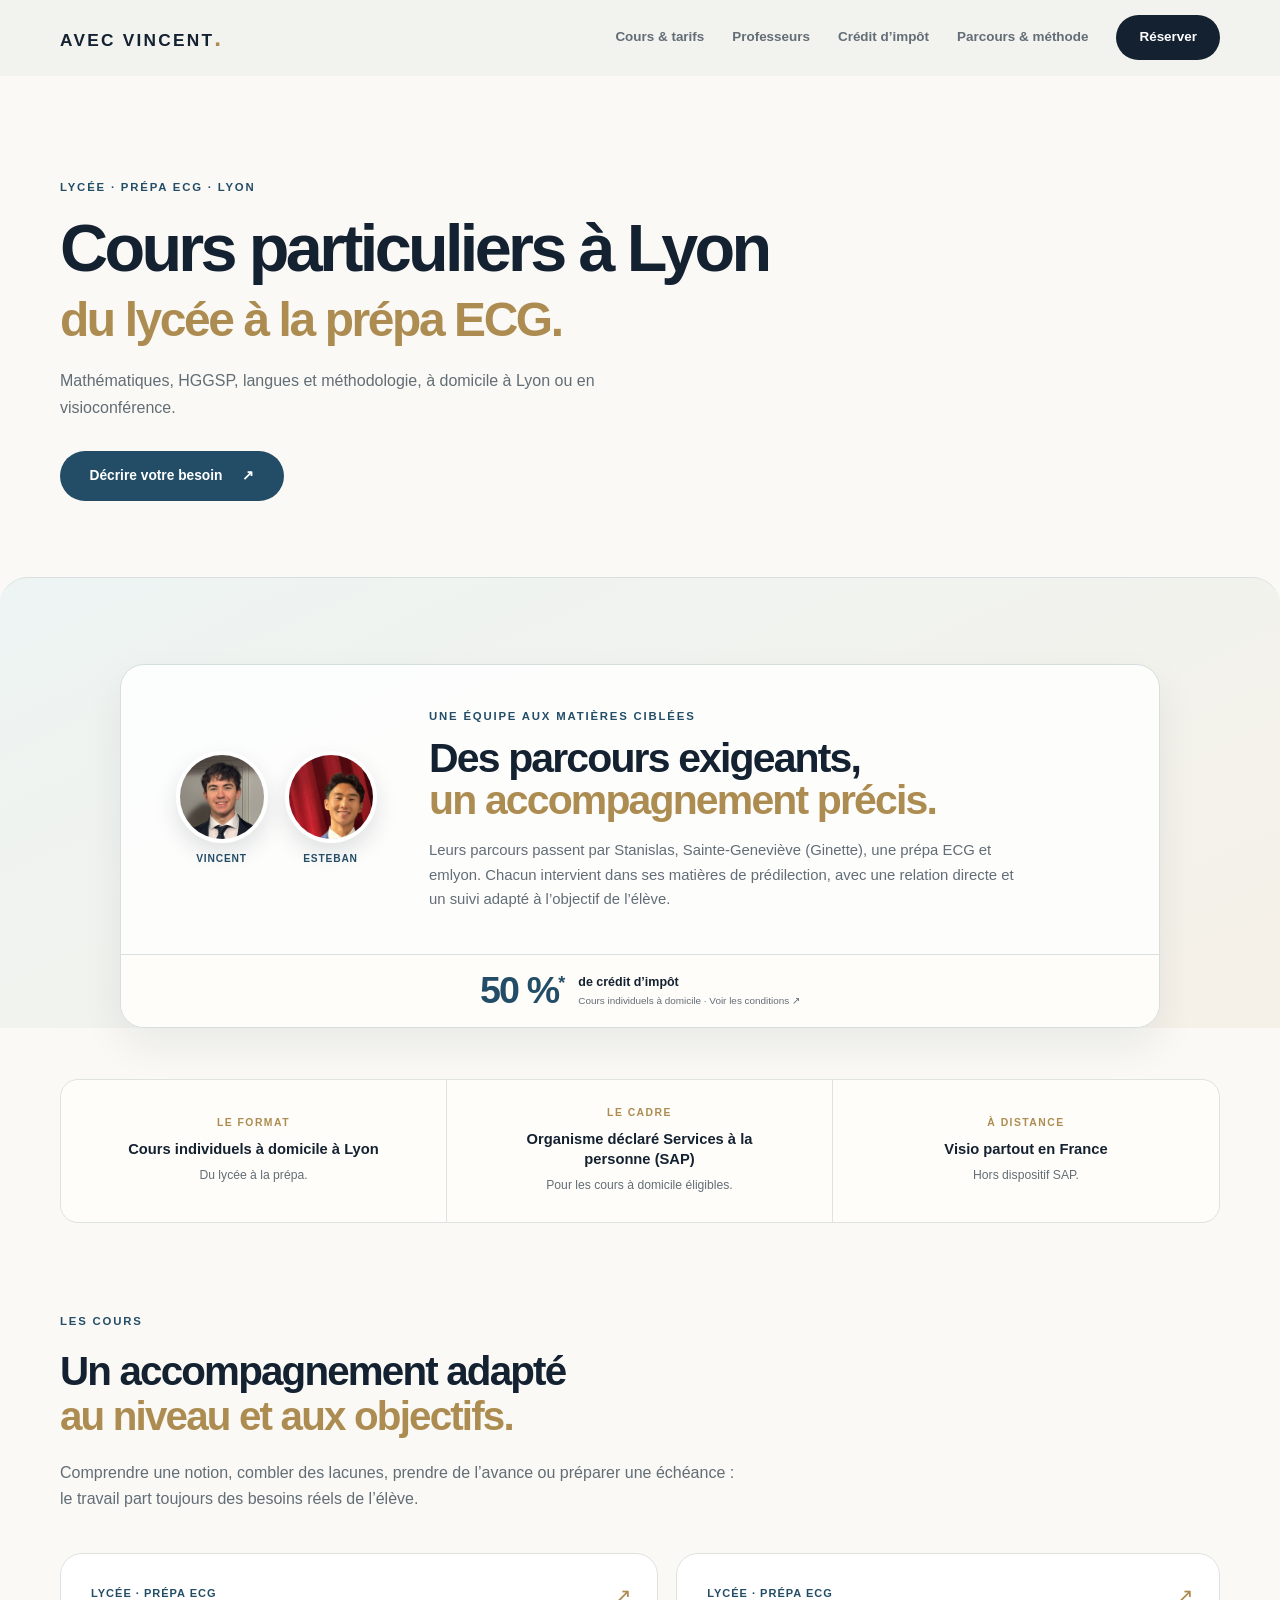
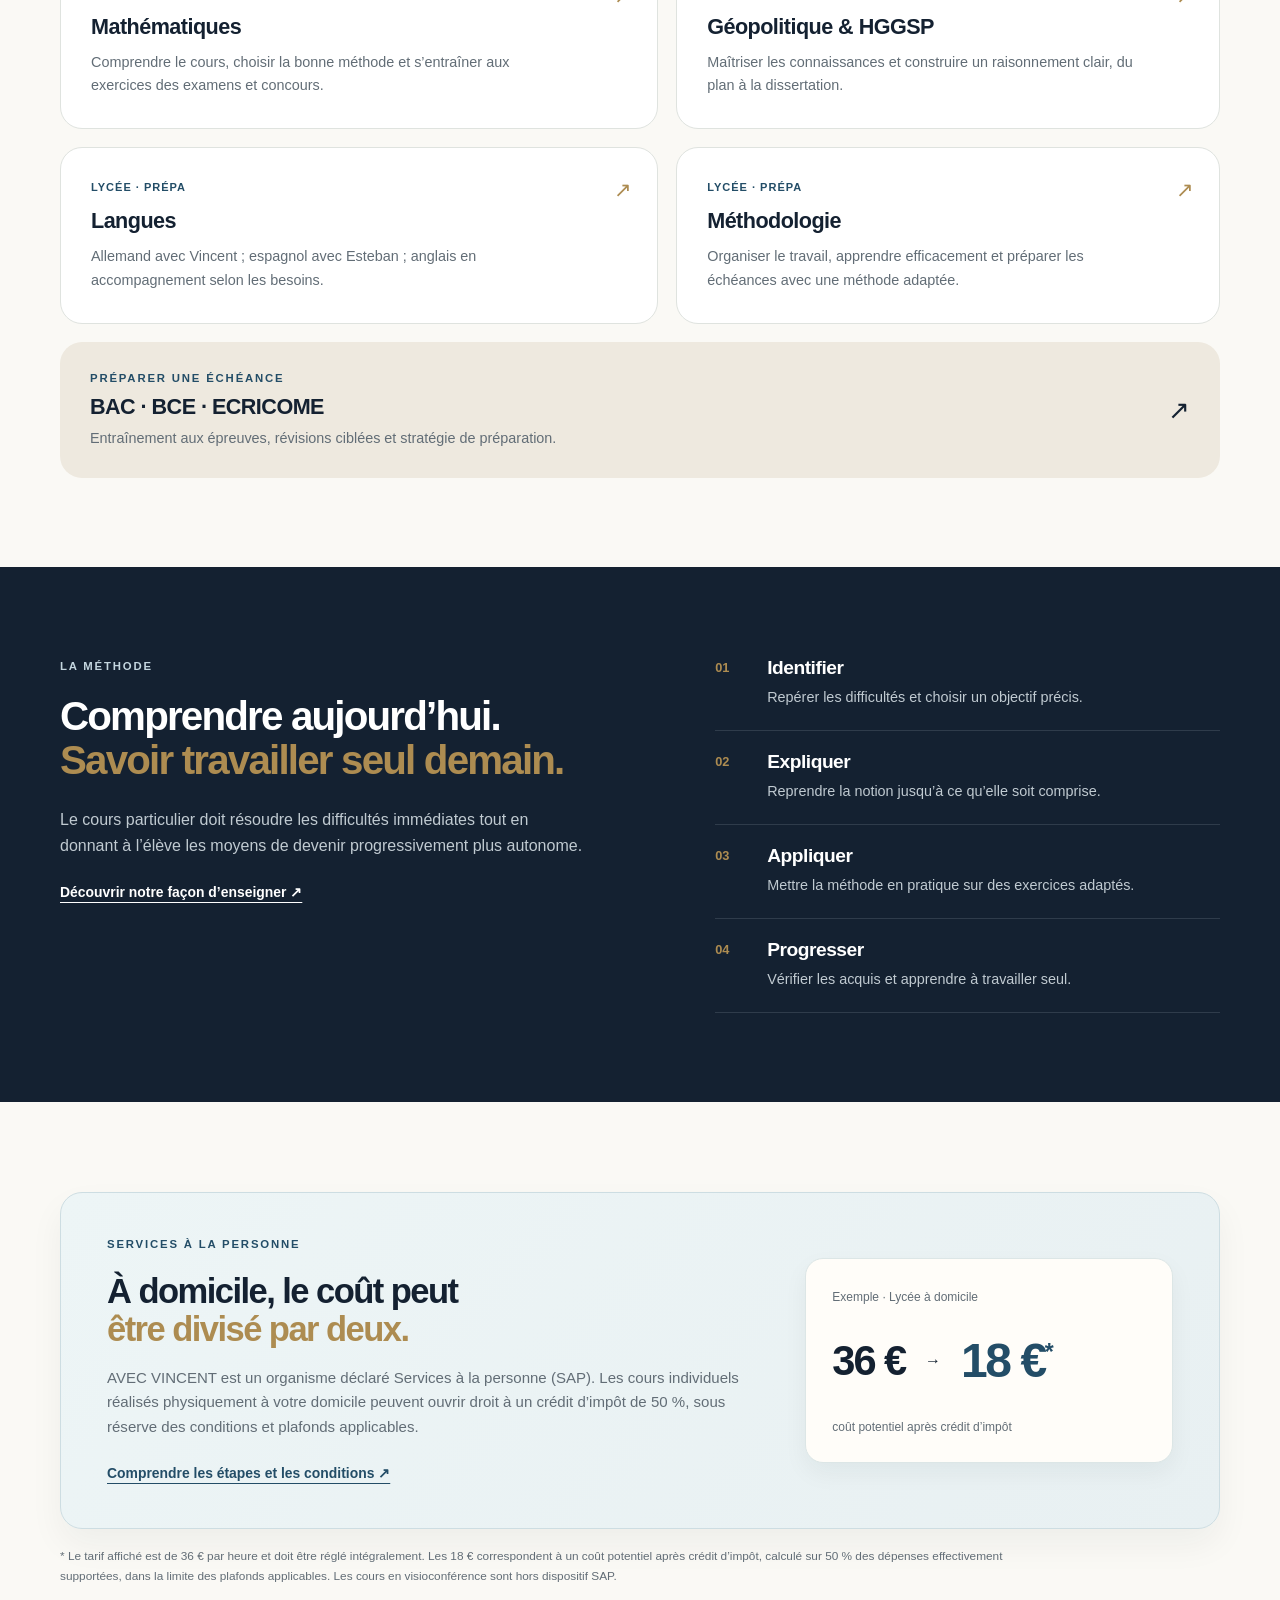
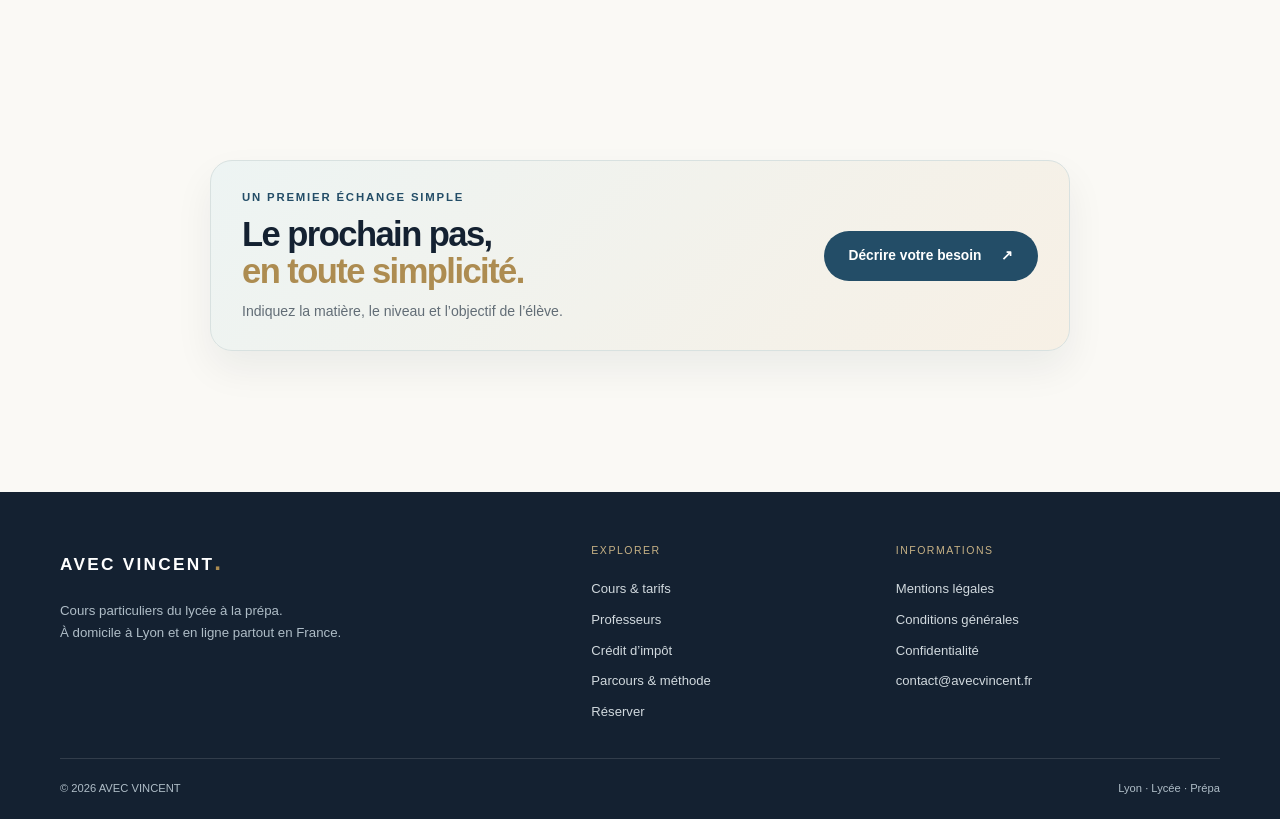
<file: index.html>
<!doctype html>
<html lang="fr">
<head>
<meta charset="utf-8">
<meta name="viewport" content="width=device-width, initial-scale=1">
<title>AVEC VINCENT — Cours particuliers à Lyon | Lycée & prépa ECG</title>
<meta name="description" content="AVEC VINCENT propose des cours particuliers à Lyon, à domicile et en visioconférence : mathématiques, HGGSP, langues et méthodologie, du lycée à la prépa ECG.">
<link rel="icon" href="favicon.svg" type="image/svg+xml">
<link rel="canonical" href="https://vgr2115-pixel.github.io/avec-vincentV4/">
<meta name="robots" content="index,follow">
<meta property="og:locale" content="fr_FR">
<meta property="og:type" content="website">
<meta property="og:site_name" content="AVEC VINCENT">
<meta property="og:title" content="Cours particuliers à Lyon — AVEC VINCENT">
<meta property="og:description" content="Lycée & prépa ECG · accompagnement personnalisé à domicile ou en visioconférence · mathématiques, HGGSP, langues et méthodologie.">
<meta property="og:url" content="https://vgr2115-pixel.github.io/avec-vincentV4/">
<meta property="og:image" content="https://vgr2115-pixel.github.io/avec-vincentV4/images/og-preview.png">
<meta property="og:image:secure_url" content="https://vgr2115-pixel.github.io/avec-vincentV4/images/og-preview.png">
<meta property="og:image:type" content="image/png">
<meta property="og:image:width" content="1200">
<meta property="og:image:height" content="630">
<meta property="og:image:alt" content="AVEC VINCENT — Cours particuliers à Lyon, lycée et prépa ECG.">
<meta name="twitter:card" content="summary_large_image">
<meta name="twitter:title" content="Cours particuliers à Lyon — AVEC VINCENT">
<meta name="twitter:description" content="Lycée & prépa ECG · accompagnement personnalisé à domicile ou en visioconférence.">
<meta name="twitter:image" content="https://vgr2115-pixel.github.io/avec-vincentV4/images/og-preview.png">
<meta name="twitter:image:alt" content="AVEC VINCENT — Cours particuliers à Lyon, lycée et prépa ECG.">
<meta name="theme-color" content="#faf9f5">
<script type="application/ld+json">{"@context":"https://schema.org","@type":"EducationalOrganization","name":"AVEC VINCENT","url":"https://vgr2115-pixel.github.io/avec-vincentV4/","description":"Cours particuliers à Lyon et en visioconférence, du lycée à la prépa ECG.","areaServed":"Lyon","serviceType":"Cours particuliers"}</script>

<link rel="stylesheet" href="style.css">
<script src="script.js" defer></script>
</head>
<body><a class="skip-link" href="#contenu">Aller au contenu</a>
<header class="site-header"><nav class="navbar container" aria-label="Navigation principale">
<a class="logo" href="index.html" aria-label="AVEC VINCENT — accueil">AVEC VINCENT<span class="logo-dot" aria-hidden="true">.</span></a>
<button class="menu-button" aria-controls="site-menu" aria-expanded="false" aria-label="Ouvrir le menu"><span></span><span></span></button>
<div class="site-menu" id="site-menu"><a href="cours.html">Cours & tarifs</a><a href="professeurs.html">Professeurs</a>
<a href="credit-impot.html">Crédit d’impôt</a>
<a href="a-propos.html">Parcours & méthode</a>
<a href="reserver.html" class="nav-cta">Réserver</a></div>
</nav></header>
<main id="contenu" class="page-home">
<section class="home-hero container" aria-labelledby="accueil-titre">
<div class="hero-intro"><span class="eyebrow">Lycée · Prépa ECG · Lyon</span><h1 id="accueil-titre"><span class="hero-title-main">Cours particuliers à Lyon</span><span class="hero-title-sub">du lycée à la prépa ECG.</span></h1><p class="lead">Mathématiques, HGGSP, langues et méthodologie, à domicile à Lyon ou en visioconférence.</p><a class="hero-top-action button button-primary" href="reserver.html">Décrire votre besoin<span aria-hidden="true">↗</span></a></div>
</section>
<section id="accueil-confiance" class="trust-zone" aria-labelledby="confiance-titre"><div class="hero-trust-section container"><div class="trust-card" data-reveal="trust"><div class="trust-card-main"><div class="trust-card-portraits" aria-label="Quelques professeurs de l’équipe AVEC VINCENT"><figure><span class="hero-portrait-frame"><img src="images/vincent.jpeg" width="1662" height="2301" alt="Vincent, professeur particulier"></span><figcaption>Vincent</figcaption></figure><figure><span class="hero-portrait-frame"><img src="images/esteban.jpg" width="779" height="1376" alt="Esteban, professeur particulier"></span><figcaption>Esteban</figcaption></figure></div><div class="trust-card-copy"><span class="eyebrow">Une équipe aux matières ciblées</span><h2 id="confiance-titre">Des parcours exigeants,<br><em>un accompagnement précis.</em></h2><p>Leurs parcours passent par Stanislas, Sainte-Geneviève (Ginette), une prépa ECG et emlyon. Chacun intervient dans ses matières de prédilection, avec une relation directe et un suivi adapté à l’objectif de l’élève.</p></div></div><a class="trust-card-tax" href="credit-impot.html"><span class="tax-number">50 %<sup>*</sup></span><span>de crédit d’impôt<small>Cours individuels à domicile · Voir les conditions ↗</small></span></a></div></div></section>
<div class="container" data-reveal="proof"><div class="credentials" aria-label="Les repères AVEC VINCENT"><div><span class="credential-kicker">Le format</span><strong>Cours individuels à domicile à Lyon</strong><p>Du lycée à la prépa.</p></div><div><span class="credential-kicker">Le cadre</span><strong>Organisme déclaré Services à la personne (SAP)</strong><p>Pour les cours à domicile éligibles.</p></div><div><span class="credential-kicker">À distance</span><strong>Visio partout en France</strong><p>Hors dispositif SAP.</p></div></div></div>
<section class="section container"><div class="section-heading"><span class="eyebrow">Les cours</span><h2>Un accompagnement adapté<br><em>au niveau et aux objectifs.</em></h2><p>Comprendre une notion, combler des lacunes, prendre de l’avance ou préparer une échéance : le travail part toujours des besoins réels de l’élève.</p></div>
<div class="subjects-grid"><a class="subject-card" href="cours.html#maths"><span class="card-level">Lycée · Prépa ECG</span><h3>Mathématiques</h3><p>Comprendre le cours, choisir la bonne méthode et s’entraîner aux exercices des examens et concours.</p><span class="card-arrow" aria-hidden="true">↗</span></a><a class="subject-card" href="cours.html#geopolitique"><span class="card-level">Lycée · Prépa ECG</span><h3>Géopolitique & HGGSP</h3><p>Maîtriser les connaissances et construire un raisonnement clair, du plan à la dissertation.</p><span class="card-arrow" aria-hidden="true">↗</span></a><a class="subject-card" href="cours.html#langues"><span class="card-level">Lycée · Prépa</span><h3>Langues</h3><p>Allemand avec Vincent ; espagnol avec Esteban ; anglais en accompagnement selon les besoins.</p><span class="card-arrow" aria-hidden="true">↗</span></a><a class="subject-card" href="cours.html#methode"><span class="card-level">Lycée · Prépa</span><h3>Méthodologie</h3><p>Organiser le travail, apprendre efficacement et préparer les échéances avec une méthode adaptée.</p><span class="card-arrow" aria-hidden="true">↗</span></a></div>
<a class="exam-banner" href="cours.html#concours"><div><span class="eyebrow">Préparer une échéance</span><h3>BAC · BCE · ECRICOME</h3><p>Entraînement aux épreuves, révisions ciblées et stratégie de préparation.</p></div><span aria-hidden="true">↗</span></a></section>
<section class="section method-section"><div class="container method-layout"><div><span class="eyebrow">La méthode</span><h2>Comprendre aujourd’hui.<br><em>Savoir travailler seul demain.</em></h2><p>Le cours particulier doit résoudre les difficultés immédiates tout en donnant à l’élève les moyens de devenir progressivement plus autonome.</p><a class="text-link" href="a-propos.html#approche">Découvrir notre façon d’enseigner ↗</a></div><ol class="method-list"><li><h3>Identifier</h3><p>Repérer les difficultés et choisir un objectif précis.</p></li><li><h3>Expliquer</h3><p>Reprendre la notion jusqu’à ce qu’elle soit comprise.</p></li><li><h3>Appliquer</h3><p>Mettre la méthode en pratique sur des exercices adaptés.</p></li><li><h3>Progresser</h3><p>Vérifier les acquis et apprendre à travailler seul.</p></li></ol></div></section>
<section class="section container"><div class="tax-callout"><div><span class="eyebrow">Services à la personne</span><h2>À domicile, le coût peut<br><em>être divisé par deux.</em></h2><p>AVEC VINCENT est un organisme déclaré Services à la personne (SAP). Les cours individuels réalisés physiquement à votre domicile peuvent ouvrir droit à un crédit d’impôt de 50 %, sous réserve des conditions et plafonds applicables.</p><a class="text-link" href="credit-impot.html">Comprendre les étapes et les conditions ↗</a></div><div class="tax-example"><span>Exemple · Lycée à domicile</span><div><strong>36 €</strong><span aria-hidden="true">→</span><strong>18 €<sup>*</sup></strong></div><p>coût potentiel après crédit d’impôt</p></div></div><p class="fine-print">* Le tarif affiché est de 36 € par heure et doit être réglé intégralement. Les 18 € correspondent à un coût potentiel après crédit d’impôt, calculé sur 50 % des dépenses effectivement supportées, dans la limite des plafonds applicables. Les cours en visioconférence sont hors dispositif SAP.</p></section>
<section class="hero-actions-section container" aria-labelledby="action-titre"><div class="action-bubble"><div><span class="eyebrow">Un premier échange simple</span><h2 id="action-titre">Le prochain pas,<br><em>en toute simplicité.</em></h2><p>Indiquez la matière, le niveau et l’objectif de l’élève.</p></div><div class="hero-actions"><a class="button button-primary" href="reserver.html">Décrire votre besoin<span aria-hidden="true">↗</span></a></div></div></section>
</main>
<footer class="site-footer"><div class="container footer-grid"><div><a class="logo" href="index.html">AVEC VINCENT<span class="logo-dot">.</span></a><p>Cours particuliers du lycée à la prépa.<br>À domicile à Lyon et en ligne partout en France.</p></div><nav aria-label="Navigation de pied de page"><span class="footer-label">Explorer</span><a href="cours.html">Cours & tarifs</a><a href="professeurs.html">Professeurs</a><a href="credit-impot.html">Crédit d’impôt</a><a href="a-propos.html">Parcours & méthode</a><a href="reserver.html">Réserver</a></nav><nav aria-label="Informations légales"><span class="footer-label">Informations</span><a href="legal.html#mentions">Mentions légales</a><a href="legal.html#cgv">Conditions générales</a><a href="legal.html#confidentialite">Confidentialité</a><a href="mailto:contact@avecvincent.fr" data-contact="email">contact@avecvincent.fr</a></nav></div><div class="container footer-bottom"><span>© <span data-year>2026</span> AVEC VINCENT</span><span>Lyon · Lycée · Prépa</span></div></footer>
</body>
</html>
</file>
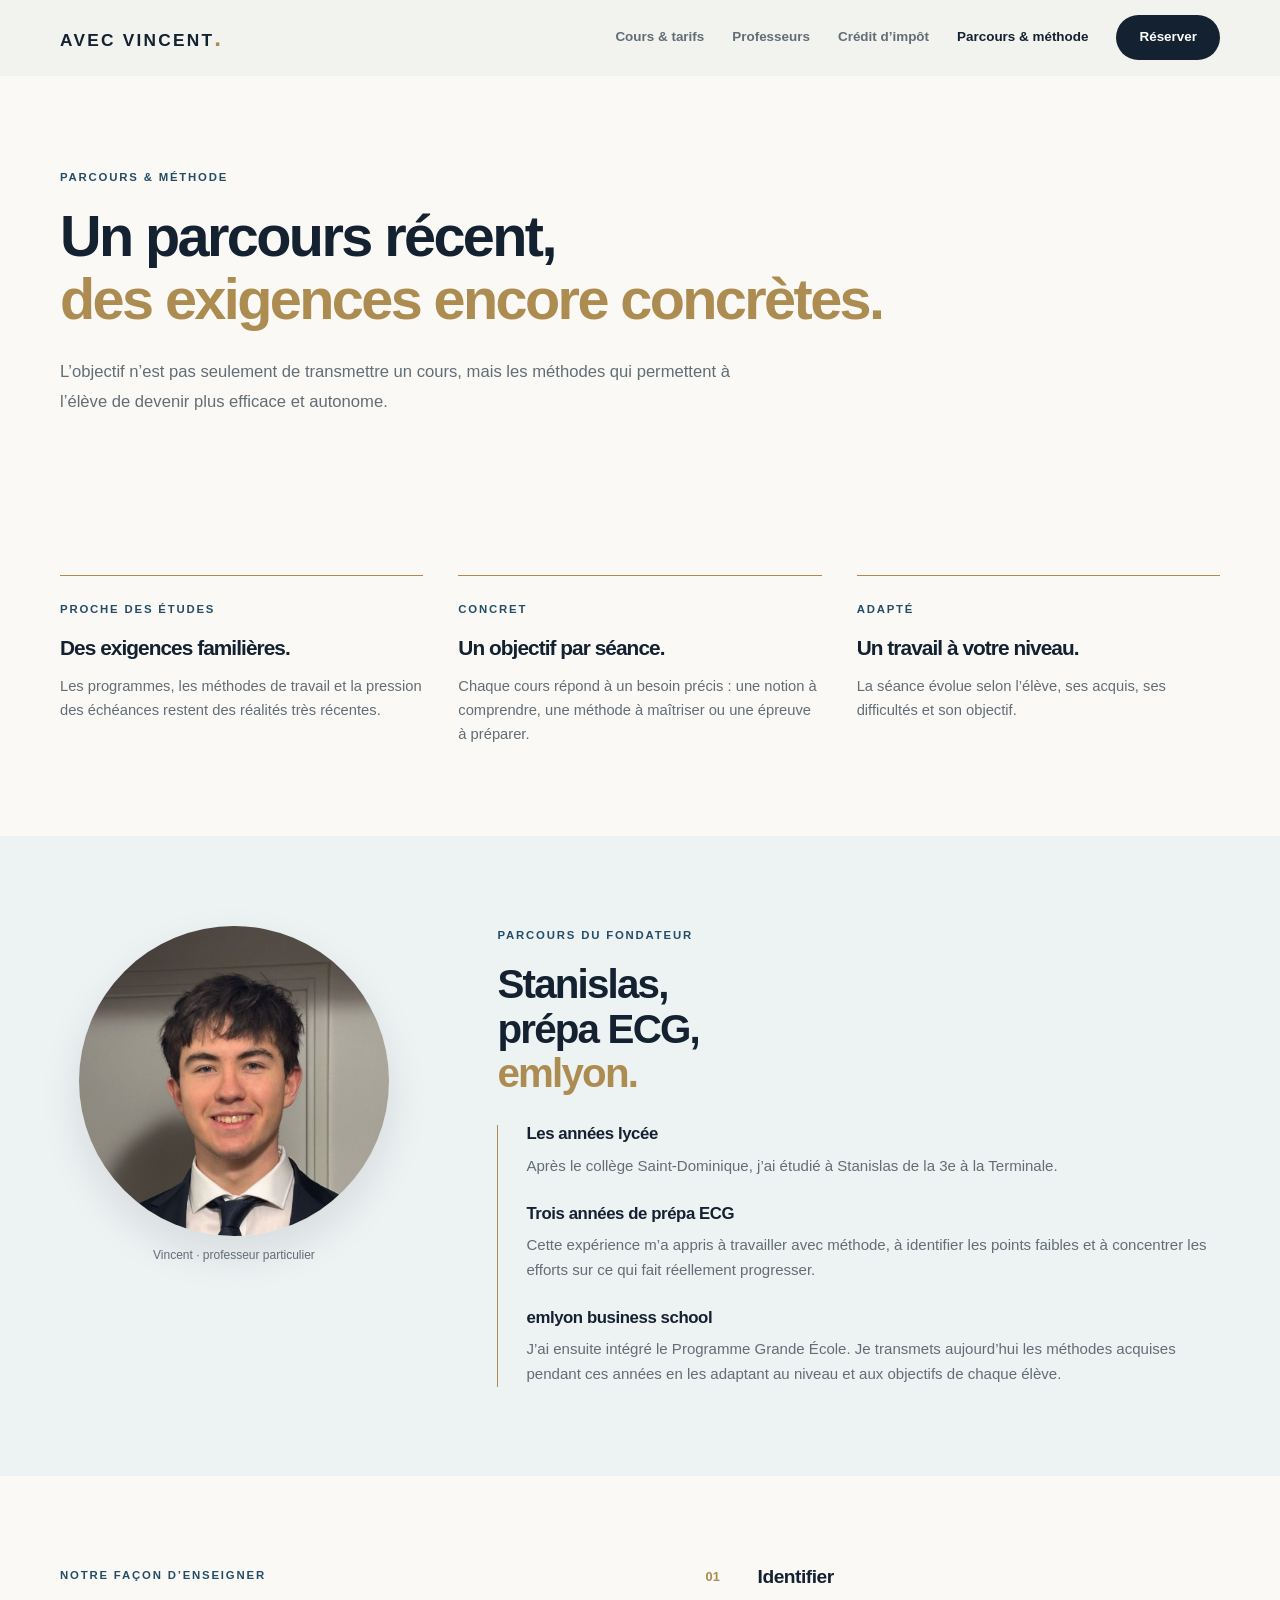
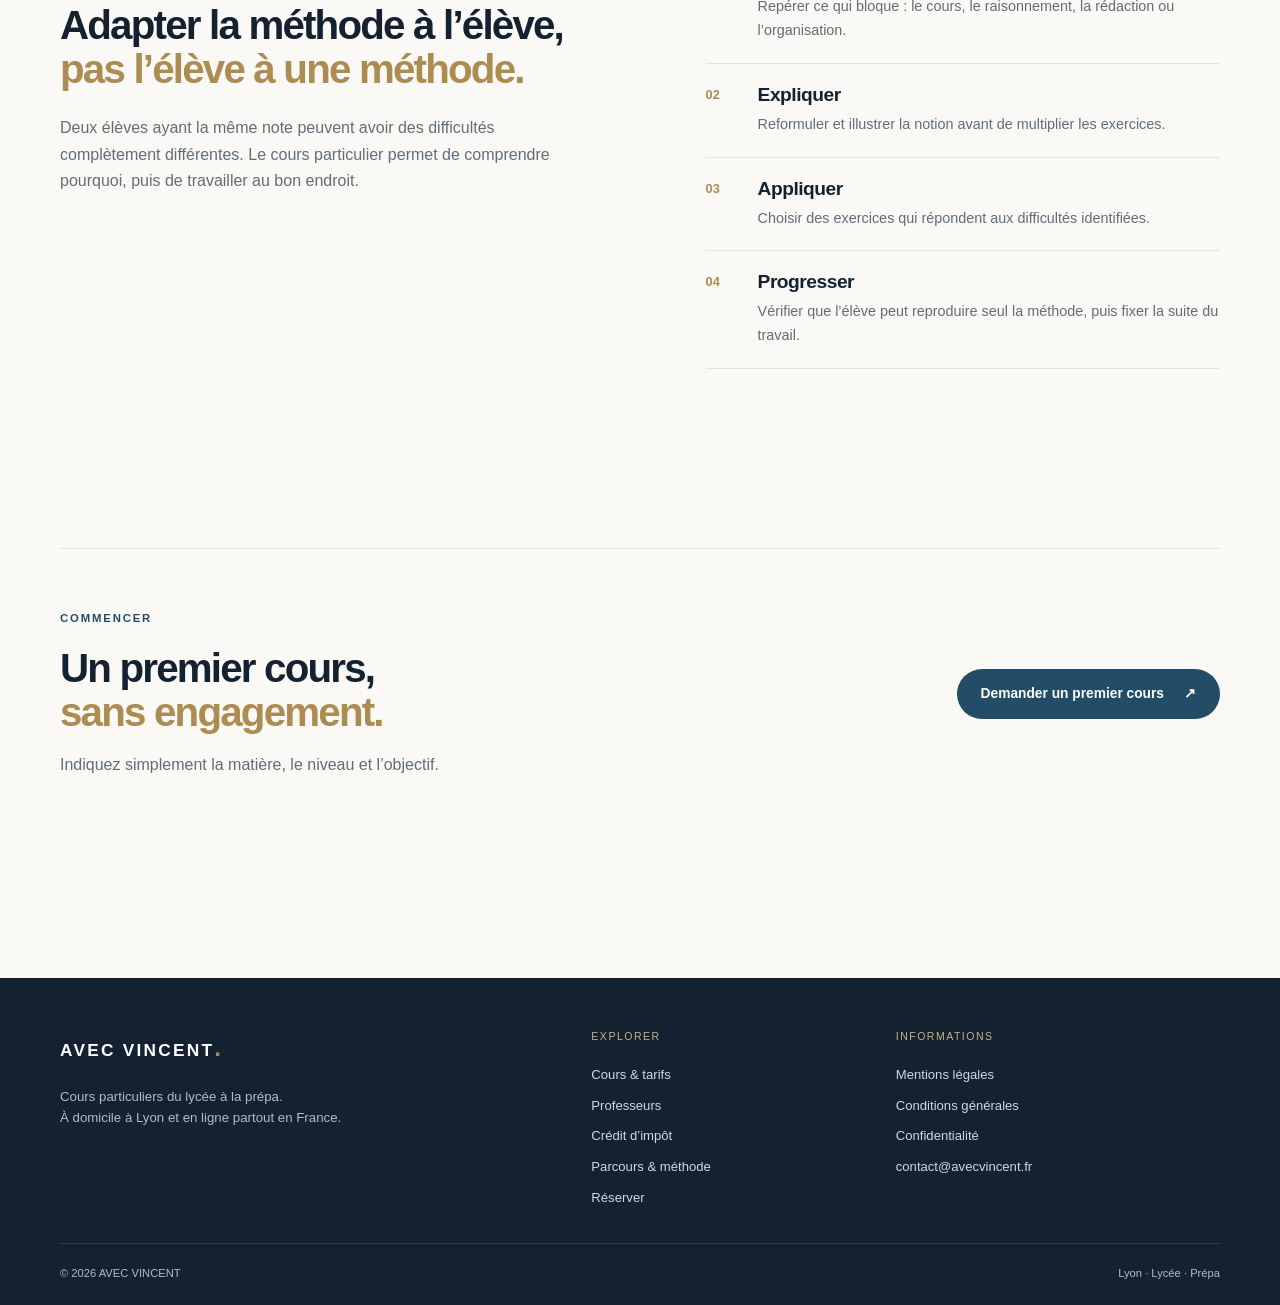
<file: a-propos.html>
<!doctype html>
<html lang="fr">
<head>
<meta charset="utf-8">
<meta name="viewport" content="width=device-width, initial-scale=1">
<title>Parcours & méthode — AVEC VINCENT</title>
<meta name="description" content="Stanislas, trois années de prépa ECG et emlyon. Découvrez le parcours du fondateur et notre façon d’enseigner.">
<link rel="icon" href="favicon.svg" type="image/svg+xml">
<link rel="canonical" href="https://vgr2115-pixel.github.io/avec-vincentV4/a-propos.html">
<meta name="robots" content="index,follow">
<meta property="og:locale" content="fr_FR">
<meta property="og:type" content="website">
<meta property="og:site_name" content="AVEC VINCENT">
<meta property="og:title" content="Parcours & méthode — AVEC VINCENT">
<meta property="og:description" content="Le parcours du fondateur et la méthode AVEC VINCENT pour accompagner chaque élève avec rigueur et adaptation.">
<meta property="og:url" content="https://vgr2115-pixel.github.io/avec-vincentV4/a-propos.html">
<meta property="og:image" content="https://vgr2115-pixel.github.io/avec-vincentV4/images/og-preview.png">
<meta property="og:image:secure_url" content="https://vgr2115-pixel.github.io/avec-vincentV4/images/og-preview.png">
<meta property="og:image:type" content="image/png">
<meta property="og:image:width" content="1200">
<meta property="og:image:height" content="630">
<meta property="og:image:alt" content="AVEC VINCENT — Cours particuliers à Lyon, lycée et prépa ECG.">
<meta name="twitter:card" content="summary_large_image">
<meta name="twitter:title" content="Parcours & méthode — AVEC VINCENT">
<meta name="twitter:description" content="Le parcours du fondateur et la méthode AVEC VINCENT pour accompagner chaque élève.">
<meta name="twitter:image" content="https://vgr2115-pixel.github.io/avec-vincentV4/images/og-preview.png">
<meta name="twitter:image:alt" content="AVEC VINCENT — Cours particuliers à Lyon, lycée et prépa ECG.">
<meta name="theme-color" content="#faf9f5">

<link rel="stylesheet" href="style.css">
<script src="script.js" defer></script>
</head>
<body><a class="skip-link" href="#contenu">Aller au contenu</a>
<header class="site-header"><nav class="navbar container" aria-label="Navigation principale">
<a class="logo" href="index.html" aria-label="AVEC VINCENT — accueil">AVEC VINCENT<span class="logo-dot" aria-hidden="true">.</span></a>
<button class="menu-button" aria-controls="site-menu" aria-expanded="false" aria-label="Ouvrir le menu"><span></span><span></span></button>
<div class="site-menu" id="site-menu"><a href="cours.html">Cours & tarifs</a><a href="professeurs.html">Professeurs</a>
<a href="credit-impot.html">Crédit d’impôt</a>
<a href="a-propos.html" aria-current="page">Parcours & méthode</a>
<a href="reserver.html" class="nav-cta">Réserver</a></div>
</nav></header>
<main id="contenu" class="page-about">
<section class="page-intro container"><span class="eyebrow">Parcours & méthode</span><h1>Un parcours récent,<br><em>des exigences encore concrètes.</em></h1><p class="lead">L’objectif n’est pas seulement de transmettre un cours, mais les méthodes qui permettent à l’élève de devenir plus efficace et autonome.</p></section>
<section class="section section-first container"><div class="benefits"><article><span class="eyebrow">Proche des études</span><h2>Des exigences familières.</h2><p>Les programmes, les méthodes de travail et la pression des échéances restent des réalités très récentes.</p></article><article><span class="eyebrow">Concret</span><h2>Un objectif par séance.</h2><p>Chaque cours répond à un besoin précis : une notion à comprendre, une méthode à maîtriser ou une épreuve à préparer.</p></article><article><span class="eyebrow">Adapté</span><h2>Un travail à votre niveau.</h2><p>La séance évolue selon l’élève, ses acquis, ses difficultés et son objectif.</p></article></div></section>
<section class="section soft"><div class="container biography"><figure class="portrait"><img src="images/vincent.jpeg" width="1662" height="2301" alt="Vincent, professeur particulier"><figcaption>Vincent · professeur particulier</figcaption></figure><div><span class="eyebrow">Parcours du fondateur</span><h2>Stanislas,<br>prépa ECG,<br><em>emlyon.</em></h2><div class="timeline"><article><h3>Les années lycée</h3><p>Après le collège Saint-Dominique, j’ai étudié à Stanislas de la 3e à la Terminale.</p></article><article><h3>Trois années de prépa ECG</h3><p>Cette expérience m’a appris à travailler avec méthode, à identifier les points faibles et à concentrer les efforts sur ce qui fait réellement progresser.</p></article><article><h3>emlyon business school</h3><p>J’ai ensuite intégré le Programme Grande École. Je transmets aujourd’hui les méthodes acquises pendant ces années en les adaptant au niveau et aux objectifs de chaque élève.</p></article></div></div></div></section>
<section class="section container method-layout" id="approche"><div><span class="eyebrow">Notre façon d’enseigner</span><h2>Adapter la méthode à l’élève,<br><em>pas l’élève à une méthode.</em></h2><p>Deux élèves ayant la même note peuvent avoir des difficultés complètement différentes. Le cours particulier permet de comprendre pourquoi, puis de travailler au bon endroit.</p></div><ol class="method-list"><li><h3>Identifier</h3><p>Repérer ce qui bloque : le cours, le raisonnement, la rédaction ou l’organisation.</p></li><li><h3>Expliquer</h3><p>Reformuler et illustrer la notion avant de multiplier les exercices.</p></li><li><h3>Appliquer</h3><p>Choisir des exercices qui répondent aux difficultés identifiées.</p></li><li><h3>Progresser</h3><p>Vérifier que l’élève peut reproduire seul la méthode, puis fixer la suite du travail.</p></li></ol></section><section class="section container"><div class="closing"><div><span class="eyebrow">Commencer</span><h2>Un premier cours,<br><em>sans engagement.</em></h2><p>Indiquez simplement la matière, le niveau et l’objectif.</p></div><a class="button button-primary" href="reserver.html">Demander un premier cours<span aria-hidden="true">↗</span></a></div></section></main>
<footer class="site-footer"><div class="container footer-grid"><div><a class="logo" href="index.html">AVEC VINCENT<span class="logo-dot">.</span></a><p>Cours particuliers du lycée à la prépa.<br>À domicile à Lyon et en ligne partout en France.</p></div><nav aria-label="Navigation de pied de page"><span class="footer-label">Explorer</span><a href="cours.html">Cours & tarifs</a><a href="professeurs.html">Professeurs</a><a href="credit-impot.html">Crédit d’impôt</a><a href="a-propos.html">Parcours & méthode</a><a href="reserver.html">Réserver</a></nav><nav aria-label="Informations légales"><span class="footer-label">Informations</span><a href="legal.html#mentions">Mentions légales</a><a href="legal.html#cgv">Conditions générales</a><a href="legal.html#confidentialite">Confidentialité</a><a href="mailto:contact@avecvincent.fr" data-contact="email">contact@avecvincent.fr</a></nav></div><div class="container footer-bottom"><span>© <span data-year>2026</span> AVEC VINCENT</span><span>Lyon · Lycée · Prépa</span></div></footer>
</body>
</html>
</file>
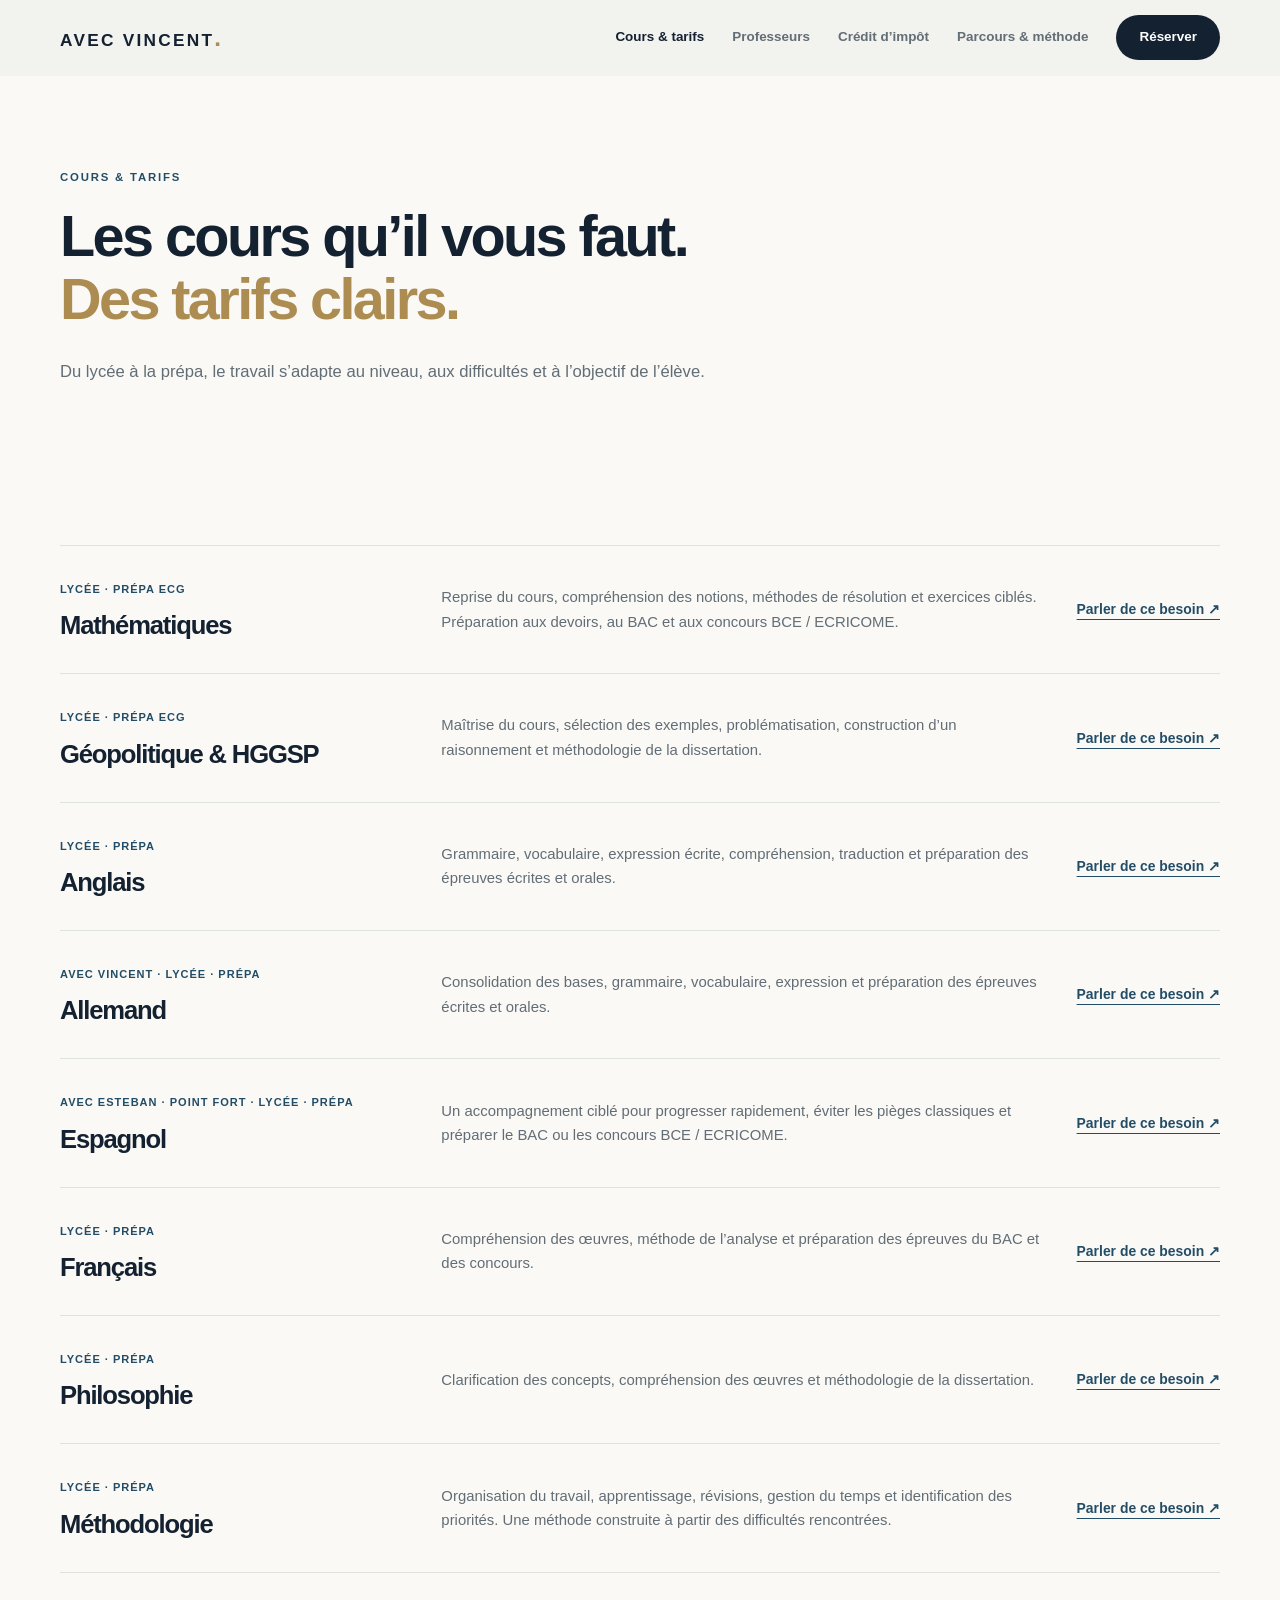
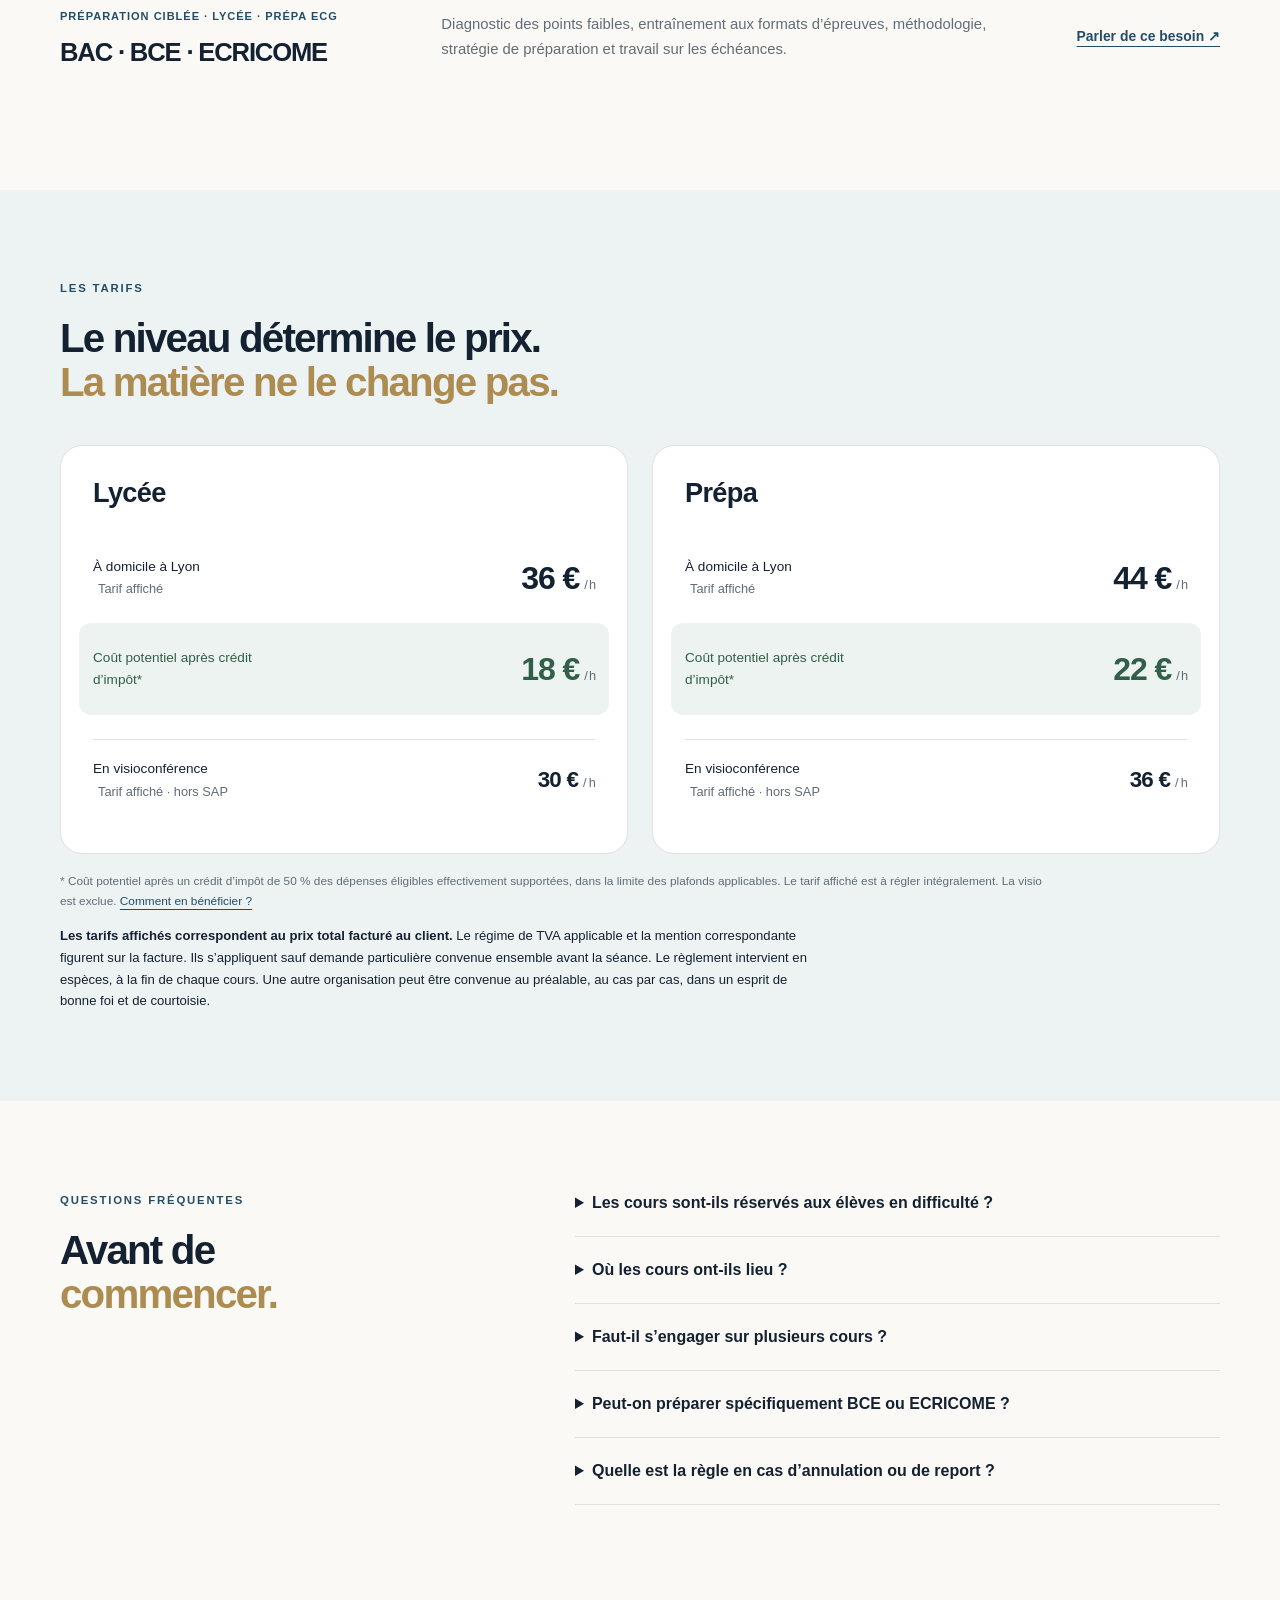
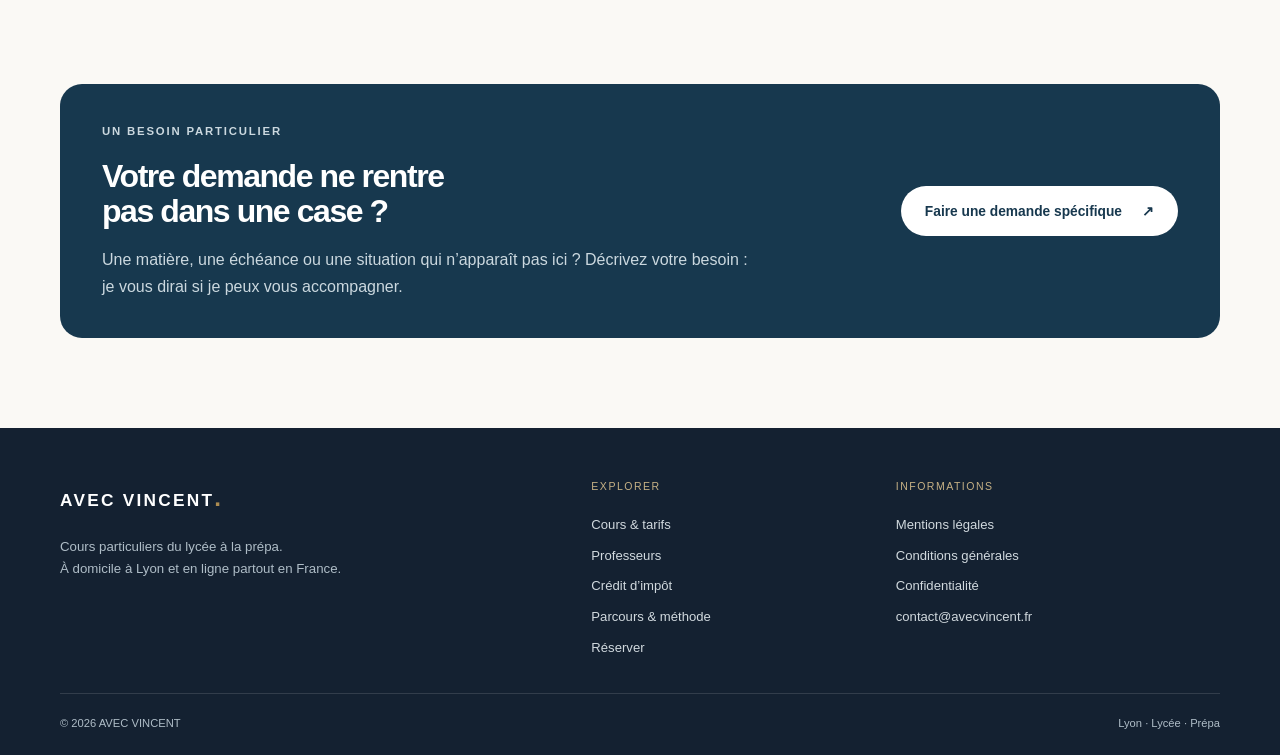
<file: cours.html>
<!doctype html>
<html lang="fr">
<head>
<meta charset="utf-8">
<meta name="viewport" content="width=device-width, initial-scale=1">
<title>Cours particuliers à Lyon : cours & tarifs — AVEC VINCENT</title>
<meta name="description" content="Découvrez les matières proposées, les formats et les tarifs des cours particuliers AVEC VINCENT.">
<link rel="icon" href="favicon.svg" type="image/svg+xml">
<link rel="canonical" href="https://vgr2115-pixel.github.io/avec-vincentV4/cours.html">
<meta name="robots" content="index,follow">
<meta property="og:locale" content="fr_FR">
<meta property="og:type" content="website">
<meta property="og:site_name" content="AVEC VINCENT">
<meta property="og:title" content="Cours particuliers à Lyon : cours & tarifs — AVEC VINCENT">
<meta property="og:description" content="Matières, formats et tarifs des cours particuliers à Lyon et en visioconférence, du lycée à la prépa ECG.">
<meta property="og:url" content="https://vgr2115-pixel.github.io/avec-vincentV4/cours.html">
<meta property="og:image" content="https://vgr2115-pixel.github.io/avec-vincentV4/images/og-preview.png">
<meta property="og:image:secure_url" content="https://vgr2115-pixel.github.io/avec-vincentV4/images/og-preview.png">
<meta property="og:image:type" content="image/png">
<meta property="og:image:width" content="1200">
<meta property="og:image:height" content="630">
<meta property="og:image:alt" content="AVEC VINCENT — Cours particuliers à Lyon, lycée et prépa ECG.">
<meta name="twitter:card" content="summary_large_image">
<meta name="twitter:title" content="Cours particuliers à Lyon : cours & tarifs — AVEC VINCENT">
<meta name="twitter:description" content="Matières, formats et tarifs des cours particuliers à Lyon et en visioconférence.">
<meta name="twitter:image" content="https://vgr2115-pixel.github.io/avec-vincentV4/images/og-preview.png">
<meta name="twitter:image:alt" content="AVEC VINCENT — Cours particuliers à Lyon, lycée et prépa ECG.">
<meta name="theme-color" content="#faf9f5">

<link rel="stylesheet" href="style.css">
<script src="script.js" defer></script>
</head>
<body><a class="skip-link" href="#contenu">Aller au contenu</a>
<header class="site-header"><nav class="navbar container" aria-label="Navigation principale">
<a class="logo" href="index.html" aria-label="AVEC VINCENT — accueil">AVEC VINCENT<span class="logo-dot" aria-hidden="true">.</span></a>
<button class="menu-button" aria-controls="site-menu" aria-expanded="false" aria-label="Ouvrir le menu"><span></span><span></span></button>
<div class="site-menu" id="site-menu"><a href="cours.html" aria-current="page">Cours & tarifs</a>
<a href="professeurs.html">Professeurs</a>
<a href="credit-impot.html">Crédit d’impôt</a>
<a href="a-propos.html">Parcours & méthode</a>
<a href="reserver.html" class="nav-cta">Réserver</a></div>
</nav></header>
<main id="contenu" class="page-courses">
<section class="page-intro container"><span class="eyebrow">Cours & tarifs</span><h1>Les cours qu’il vous faut.<br><em>Des tarifs clairs.</em></h1><p class="lead">Du lycée à la prépa, le travail s’adapte au niveau, aux difficultés et à l’objectif de l’élève.</p></section>
<section class="section section-first container"><div class="course-list"><article class="course-row" id="maths"><div><span class="card-level">Lycée · Prépa ECG</span><h2>Mathématiques</h2></div><p>Reprise du cours, compréhension des notions, méthodes de résolution et exercices ciblés. Préparation aux devoirs, au BAC et aux concours BCE / ECRICOME.</p><a class="text-link" href="reserver.html?matiere=Math%C3%A9matiques#formulaire" aria-label="Parler d’un besoin en Mathématiques">Parler de ce besoin ↗</a></article><article class="course-row" id="geopolitique"><div><span class="card-level">Lycée · Prépa ECG</span><h2>Géopolitique & HGGSP</h2></div><p>Maîtrise du cours, sélection des exemples, problématisation, construction d’un raisonnement et méthodologie de la dissertation.</p><a class="text-link" href="reserver.html?matiere=G%C3%A9opolitique%20%26%20HGGSP#formulaire" aria-label="Parler d’un besoin en Géopolitique & HGGSP">Parler de ce besoin ↗</a></article><article class="course-row" id="langues"><div><span class="card-level">Lycée · Prépa</span><h2>Anglais</h2></div><p>Grammaire, vocabulaire, expression écrite, compréhension, traduction et préparation des épreuves écrites et orales.</p><a class="text-link" href="reserver.html?matiere=Anglais#formulaire" aria-label="Parler d’un besoin en Anglais">Parler de ce besoin ↗</a></article><article class="course-row" id="allemand"><div><span class="card-level">Avec Vincent · Lycée · Prépa</span><h2>Allemand</h2></div><p>Consolidation des bases, grammaire, vocabulaire, expression et préparation des épreuves écrites et orales.</p><a class="text-link" href="reserver.html?matiere=Allemand#formulaire" aria-label="Parler d’un besoin en Allemand">Parler de ce besoin ↗</a></article><article class="course-row" id="espagnol"><div><span class="card-level">Avec Esteban · Point fort · Lycée · Prépa</span><h2>Espagnol</h2></div><p>Un accompagnement ciblé pour progresser rapidement, éviter les pièges classiques et préparer le BAC ou les concours BCE / ECRICOME.</p><a class="text-link" href="reserver.html?matiere=Espagnol#formulaire" aria-label="Parler d’un besoin en Espagnol">Parler de ce besoin ↗</a></article><article class="course-row" id="francais"><div><span class="card-level">Lycée · Prépa</span><h2>Français</h2></div><p>Compréhension des œuvres, méthode de l’analyse et préparation des épreuves du BAC et des concours.</p><a class="text-link" href="reserver.html?matiere=Français#formulaire" aria-label="Parler d’un besoin en Français">Parler de ce besoin ↗</a></article><article class="course-row" id="philosophie"><div><span class="card-level">Lycée · Prépa</span><h2>Philosophie</h2></div><p>Clarification des concepts, compréhension des œuvres et méthodologie de la dissertation.</p><a class="text-link" href="reserver.html?matiere=Philosophie#formulaire" aria-label="Parler d’un besoin en Philosophie">Parler de ce besoin ↗</a></article><article class="course-row" id="methode"><div><span class="card-level">Lycée · Prépa</span><h2>Méthodologie</h2></div><p>Organisation du travail, apprentissage, révisions, gestion du temps et identification des priorités. Une méthode construite à partir des difficultés rencontrées.</p><a class="text-link" href="reserver.html?matiere=M%C3%A9thodologie#formulaire" aria-label="Parler d’un besoin en Méthodologie">Parler de ce besoin ↗</a></article><article class="course-row" id="concours"><div><span class="card-level">Préparation ciblée · Lycée · Prépa ECG</span><h2>BAC · BCE · ECRICOME</h2></div><p>Diagnostic des points faibles, entraînement aux formats d’épreuves, méthodologie, stratégie de préparation et travail sur les échéances.</p><a class="text-link" href="reserver.html?matiere=BAC%20%C2%B7%20BCE%20%C2%B7%20ECRICOME#formulaire" aria-label="Parler d’un besoin en BAC · BCE · ECRICOME">Parler de ce besoin ↗</a></article></div></section>
<section class="section soft"><div class="container"><div class="section-heading"><span class="eyebrow">Les tarifs</span><h2>Le niveau détermine le prix.<br><em>La matière ne le change pas.</em></h2></div>
<div class="pricing-grid"><article class="price-card"><h3>Lycée</h3><div class="price-line"><span>À domicile à Lyon<br><small>Tarif affiché</small></span><strong>36 €<small>/ h</small></strong></div><div class="price-result"><span>Coût potentiel après crédit d’impôt*</span><strong>18 €<small>/ h</small></strong></div><div class="price-line online"><span>En visioconférence<br><small>Tarif affiché · hors SAP</small></span><strong>30 €<small>/ h</small></strong></div></article><article class="price-card"><h3>Prépa</h3><div class="price-line"><span>À domicile à Lyon<br><small>Tarif affiché</small></span><strong>44 €<small>/ h</small></strong></div><div class="price-result"><span>Coût potentiel après crédit d’impôt*</span><strong>22 €<small>/ h</small></strong></div><div class="price-line online"><span>En visioconférence<br><small>Tarif affiché · hors SAP</small></span><strong>36 €<small>/ h</small></strong></div></article></div>
<p class="fine-print">* Coût potentiel après un crédit d’impôt de 50 % des dépenses éligibles effectivement supportées, dans la limite des plafonds applicables. Le tarif affiché est à régler intégralement. La visio est exclue. <a href="credit-impot.html">Comment en bénéficier ?</a></p><p class="payment-note"><strong>Les tarifs affichés correspondent au prix total facturé au client.</strong> Le régime de TVA applicable et la mention correspondante figurent sur la facture. Ils s’appliquent sauf demande particulière convenue ensemble avant la séance. Le règlement intervient en espèces, à la fin de chaque cours. Une autre organisation peut être convenue au préalable, au cas par cas, dans un esprit de bonne foi et de courtoisie.</p></div></section>
<section class="section container split-heading"><div><span class="eyebrow">Questions fréquentes</span><h2>Avant de<br><em>commencer.</em></h2></div><div class="faq-list">
<details><summary>Les cours sont-ils réservés aux élèves en difficulté ?</summary><div class="faq-answer"><p>Non. Ils peuvent aussi permettre de consolider ses acquis, de prendre de l’avance ou de préparer un examen ou un concours.</p></div></details>
<details><summary>Où les cours ont-ils lieu ?</summary><div class="faq-answer"><p>À votre domicile à Lyon, selon les possibilités de déplacement convenues ensemble, ou en visioconférence partout en France.</p></div></details>
<details><summary>Faut-il s’engager sur plusieurs cours ?</summary><div class="faq-answer"><p>Non. Vous pouvez commencer par une séance. La suite se décide en fonction du besoin de l’élève.</p></div></details>
<details><summary>Peut-on préparer spécifiquement BCE ou ECRICOME ?</summary><div class="faq-answer"><p>Oui : entraînement aux formats des épreuves, méthodologie, révisions ciblées et organisation du travail jusqu’aux concours.</p></div></details>
<details><summary>Quelle est la règle en cas d’annulation ou de report ?</summary><div class="faq-answer"><p>Une annulation, une demande de report ou une impossibilité de participer signalée moins de 48 heures avant le rendez-vous reste due intégralement. Au moins 48 heures à l’avance, le report peut être organisé selon les disponibilités. Les modalités sont rappelées dans les <a href="legal.html#cgv">conditions générales</a>.</p></div></details>
</div></section>
<section class="section section-first container"><div class="specific-card"><div><span class="eyebrow">Un besoin particulier</span><h2>Votre demande ne rentre<br>pas dans une case ?</h2><p>Une matière, une échéance ou une situation qui n’apparaît pas ici ? Décrivez votre besoin : je vous dirai si je peux vous accompagner.</p></div><a class="button button-light" href="reserver.html?demande=specifique#formulaire">Faire une demande spécifique<span aria-hidden="true">↗</span></a></div></section></main>
<footer class="site-footer"><div class="container footer-grid"><div><a class="logo" href="index.html">AVEC VINCENT<span class="logo-dot">.</span></a><p>Cours particuliers du lycée à la prépa.<br>À domicile à Lyon et en ligne partout en France.</p></div><nav aria-label="Navigation de pied de page"><span class="footer-label">Explorer</span><a href="cours.html">Cours & tarifs</a><a href="professeurs.html">Professeurs</a><a href="credit-impot.html">Crédit d’impôt</a><a href="a-propos.html">Parcours & méthode</a><a href="reserver.html">Réserver</a></nav><nav aria-label="Informations légales"><span class="footer-label">Informations</span><a href="legal.html#mentions">Mentions légales</a><a href="legal.html#cgv">Conditions générales</a><a href="legal.html#confidentialite">Confidentialité</a><a href="mailto:contact@avecvincent.fr" data-contact="email">contact@avecvincent.fr</a></nav></div><div class="container footer-bottom"><span>© <span data-year>2026</span> AVEC VINCENT</span><span>Lyon · Lycée · Prépa</span></div></footer>
</body>
</html>
</file>
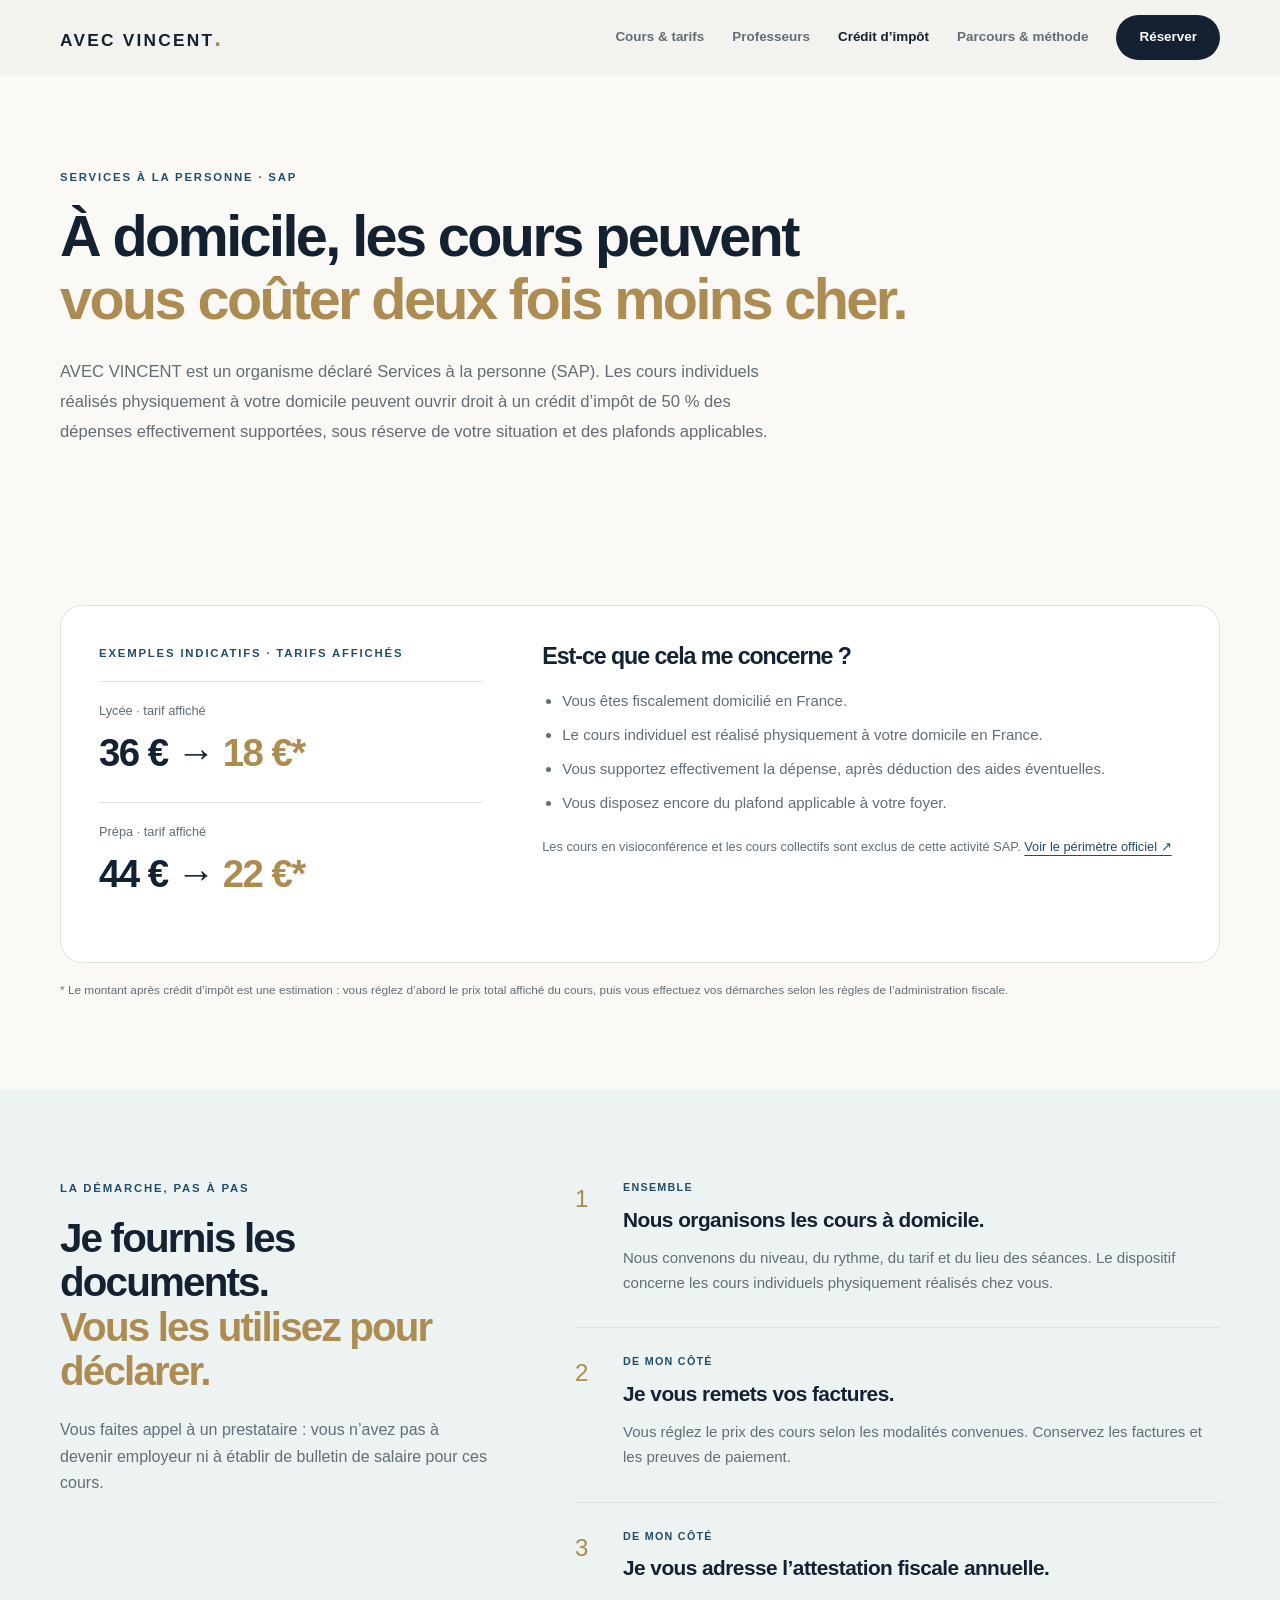
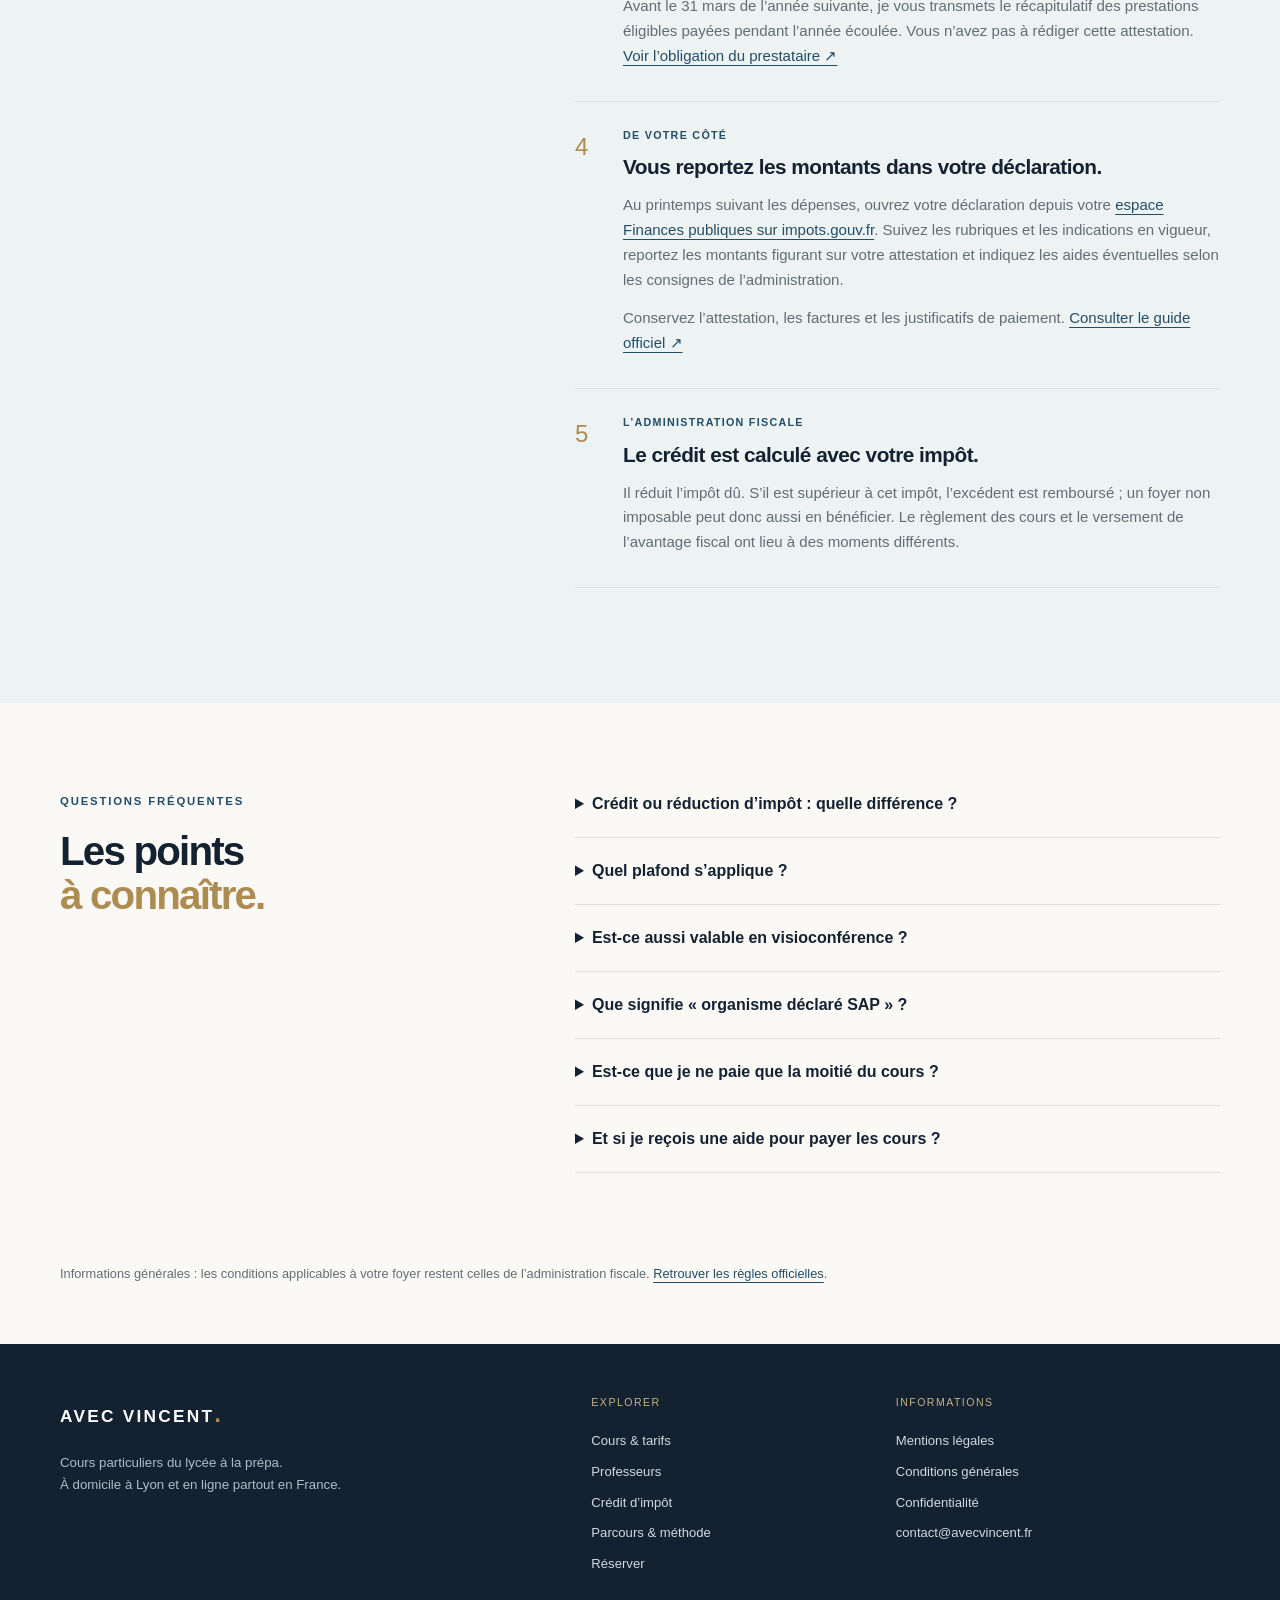
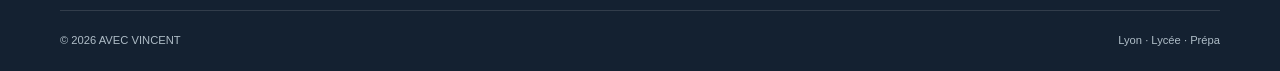
<file: credit-impot.html>
<!doctype html>
<html lang="fr">
<head>
<meta charset="utf-8">
<meta name="viewport" content="width=device-width, initial-scale=1">
<title>Crédit d’impôt — AVEC VINCENT</title>
<meta name="description" content="Cours individuels à domicile : comprendre le crédit d’impôt de 50 %, les conditions SAP et les démarches à suivre avec AVEC VINCENT.">
<link rel="icon" href="favicon.svg" type="image/svg+xml">
<link rel="canonical" href="https://vgr2115-pixel.github.io/avec-vincentV4/credit-impot.html">
<meta name="robots" content="index,follow">
<meta property="og:locale" content="fr_FR">
<meta property="og:type" content="website">
<meta property="og:site_name" content="AVEC VINCENT">
<meta property="og:title" content="Crédit d’impôt pour les cours à domicile — AVEC VINCENT">
<meta property="og:description" content="Comprendre le crédit d’impôt de 50 %, les conditions SAP et les démarches applicables aux cours individuels à domicile.">
<meta property="og:url" content="https://vgr2115-pixel.github.io/avec-vincentV4/credit-impot.html">
<meta property="og:image" content="https://vgr2115-pixel.github.io/avec-vincentV4/images/og-preview.png">
<meta property="og:image:secure_url" content="https://vgr2115-pixel.github.io/avec-vincentV4/images/og-preview.png">
<meta property="og:image:type" content="image/png">
<meta property="og:image:width" content="1200">
<meta property="og:image:height" content="630">
<meta property="og:image:alt" content="AVEC VINCENT — Cours particuliers à Lyon, lycée et prépa ECG.">
<meta name="twitter:card" content="summary_large_image">
<meta name="twitter:title" content="Crédit d’impôt pour les cours à domicile — AVEC VINCENT">
<meta name="twitter:description" content="Comprendre le crédit d’impôt de 50 % et les conditions applicables aux cours à domicile.">
<meta name="twitter:image" content="https://vgr2115-pixel.github.io/avec-vincentV4/images/og-preview.png">
<meta name="twitter:image:alt" content="AVEC VINCENT — Cours particuliers à Lyon, lycée et prépa ECG.">
<meta name="theme-color" content="#faf9f5">

<link rel="stylesheet" href="style.css">
<script src="script.js" defer></script>
</head>
<body><a class="skip-link" href="#contenu">Aller au contenu</a>
<header class="site-header"><nav class="navbar container" aria-label="Navigation principale">
<a class="logo" href="index.html" aria-label="AVEC VINCENT — accueil">AVEC VINCENT<span class="logo-dot" aria-hidden="true">.</span></a>
<button class="menu-button" aria-controls="site-menu" aria-expanded="false" aria-label="Ouvrir le menu"><span></span><span></span></button>
<div class="site-menu" id="site-menu"><a href="cours.html">Cours & tarifs</a><a href="professeurs.html">Professeurs</a>
<a aria-current="page" href="credit-impot.html">Crédit d’impôt</a>
<a href="a-propos.html">Parcours & méthode</a>
<a href="reserver.html" class="nav-cta">Réserver</a></div>
</nav></header>
<main id="contenu" class="page-tax">
<section class="page-intro container"><span class="eyebrow">Services à la personne · SAP</span><h1>À domicile, les cours peuvent<br><em>vous coûter deux fois moins cher.</em></h1><p class="lead">AVEC VINCENT est un organisme déclaré Services à la personne (SAP). Les cours individuels réalisés physiquement à votre domicile peuvent ouvrir droit à un crédit d’impôt de 50 % des dépenses effectivement supportées, sous réserve de votre situation et des plafonds applicables.</p></section>
<section class="section section-first container"><div class="tax-overview"><div><span class="eyebrow">Exemples indicatifs · tarifs affichés</span><div class="example-row"><span>Lycée · tarif affiché</span><strong>36 € → <em>18 €*</em></strong></div><div class="example-row"><span>Prépa · tarif affiché</span><strong>44 € → <em>22 €*</em></strong></div></div><div class="eligibility"><h2>Est-ce que cela me concerne ?</h2><ul class="check-list"><li>Vous êtes fiscalement domicilié en France.</li><li>Le cours individuel est réalisé physiquement à votre domicile en France.</li><li>Vous supportez effectivement la dépense, après déduction des aides éventuelles.</li><li>Vous disposez encore du plafond applicable à votre foyer.</li></ul><p>Les cours en visioconférence et les cours collectifs sont exclus de cette activité SAP. <a href="https://www.servicesalapersonne.gouv.fr/tout-savoir-sur-les-services-la-personne">Voir le périmètre officiel ↗</a></p></div></div><p class="fine-print">* Le montant après crédit d’impôt est une estimation : vous réglez d’abord le prix total affiché du cours, puis vous effectuez vos démarches selon les règles de l’administration fiscale.</p></section>
<section class="section soft"><div class="container split-heading"><div><span class="eyebrow">La démarche, pas à pas</span><h2>Je fournis les documents.<br><em>Vous les utilisez pour déclarer.</em></h2><p>Vous faites appel à un prestataire : vous n’avez pas à devenir employeur ni à établir de bulletin de salaire pour ces cours.</p></div><ol class="tax-process">
<li><span class="step-owner">Ensemble</span><h3>Nous organisons les cours à domicile.</h3><p>Nous convenons du niveau, du rythme, du tarif et du lieu des séances. Le dispositif concerne les cours individuels physiquement réalisés chez vous.</p></li>
<li><span class="step-owner">De mon côté</span><h3>Je vous remets vos factures.</h3><p>Vous réglez le prix des cours selon les modalités convenues. Conservez les factures et les preuves de paiement.</p></li>
<li><span class="step-owner">De mon côté</span><h3>Je vous adresse l’attestation fiscale annuelle.</h3><p>Avant le 31 mars de l’année suivante, je vous transmets le récapitulatif des prestations éligibles payées pendant l’année écoulée. Vous n’avez pas à rédiger cette attestation. <a href="https://www.servicesalapersonne.gouv.fr/je-suis-un-organisme-de-sap/les-obligations-reglementaires-des-organismes-de-services-la-personne">Voir l’obligation du prestataire ↗</a></p></li>
<li><span class="step-owner">De votre côté</span><h3>Vous reportez les montants dans votre déclaration.</h3><p>Au printemps suivant les dépenses, ouvrez votre déclaration depuis votre <a href="https://www.impots.gouv.fr/">espace Finances publiques sur impots.gouv.fr</a>. Suivez les rubriques et les indications en vigueur, reportez les montants figurant sur votre attestation et indiquez les aides éventuelles selon les consignes de l’administration.</p><p>Conservez l’attestation, les factures et les justificatifs de paiement. <a href="https://www.impots.gouv.fr/particulier/questions/comment-beneficier-du-credit-dimpot-pour-lemploi-dun-salarie-domicile">Consulter le guide officiel ↗</a></p></li>
<li><span class="step-owner">L’administration fiscale</span><h3>Le crédit est calculé avec votre impôt.</h3><p>Il réduit l’impôt dû. S’il est supérieur à cet impôt, l’excédent est remboursé ; un foyer non imposable peut donc aussi en bénéficier. Le règlement des cours et le versement de l’avantage fiscal ont lieu à des moments différents.</p></li>
</ol></div></section>
<section class="section container split-heading"><div><span class="eyebrow">Questions fréquentes</span><h2>Les points<br><em>à connaître.</em></h2></div><div class="faq-list">
<details><summary>Crédit ou réduction d’impôt : quelle différence ?</summary><div class="faq-answer"><p>Une réduction diminue l’impôt sans rembourser un éventuel excédent. Un crédit peut être remboursé, y compris si vous ne payez pas d’impôt.</p></div></details>
<details><summary>Quel plafond s’applique ?</summary><div class="faq-answer"><p>Le plafond général est de 12 000 € de dépenses par an pour l’ensemble des services à la personne du foyer, avec des majorations possibles selon votre situation. D’autres services utilisés à domicile peuvent donc consommer une partie de ce plafond. <a href="https://www.impots.gouv.fr/particulier/emploi-domicile">Consulter les plafonds et majorations ↗</a></p></div></details>
<details><summary>Est-ce aussi valable en visioconférence ?</summary><div class="faq-answer"><p>Non. Le crédit présenté ici concerne uniquement les cours individuels réalisés physiquement à votre domicile.</p></div></details>
<details><summary>Que signifie « organisme déclaré SAP » ?</summary><div class="faq-answer"><p>Cette mention indique que l’activité relève du cadre des services à la personne pour la prestation déclarée. NOVA est la plateforme administrative utilisée pour gérer les démarches SAP : ce n’est pas une certification pédagogique de l’enseignant.</p></div></details>
<details><summary>Est-ce que je ne paie que la moitié du cours ?</summary><div class="faq-answer"><p>Non : le parcours décrit ici prévoit le paiement intégral des cours, puis la déclaration annuelle. L’Avance immédiate n’est pas incluse dans ce fonctionnement.</p></div></details>
<details><summary>Et si je reçois une aide pour payer les cours ?</summary><div class="faq-answer"><p>Seules les dépenses restant effectivement à votre charge ouvrent droit au crédit. Les aides doivent être déclarées séparément pour être prises en compte dans le calcul.</p></div></details>
</div></section>
<div class="container source-note"><p>Informations générales : les conditions applicables à votre foyer restent celles de l’administration fiscale. <a href="https://www.impots.gouv.fr/particulier/emploi-domicile">Retrouver les règles officielles</a>.</p></div></main>
<footer class="site-footer"><div class="container footer-grid"><div><a class="logo" href="index.html">AVEC VINCENT<span class="logo-dot">.</span></a><p>Cours particuliers du lycée à la prépa.<br>À domicile à Lyon et en ligne partout en France.</p></div><nav aria-label="Navigation de pied de page"><span class="footer-label">Explorer</span><a href="cours.html">Cours & tarifs</a><a href="professeurs.html">Professeurs</a><a href="credit-impot.html">Crédit d’impôt</a><a href="a-propos.html">Parcours & méthode</a><a href="reserver.html">Réserver</a></nav><nav aria-label="Informations légales"><span class="footer-label">Informations</span><a href="legal.html#mentions">Mentions légales</a><a href="legal.html#cgv">Conditions générales</a><a href="legal.html#confidentialite">Confidentialité</a><a href="mailto:contact@avecvincent.fr" data-contact="email">contact@avecvincent.fr</a></nav></div><div class="container footer-bottom"><span>© <span data-year>2026</span> AVEC VINCENT</span><span>Lyon · Lycée · Prépa</span></div></footer>
</body>
</html>
</file>
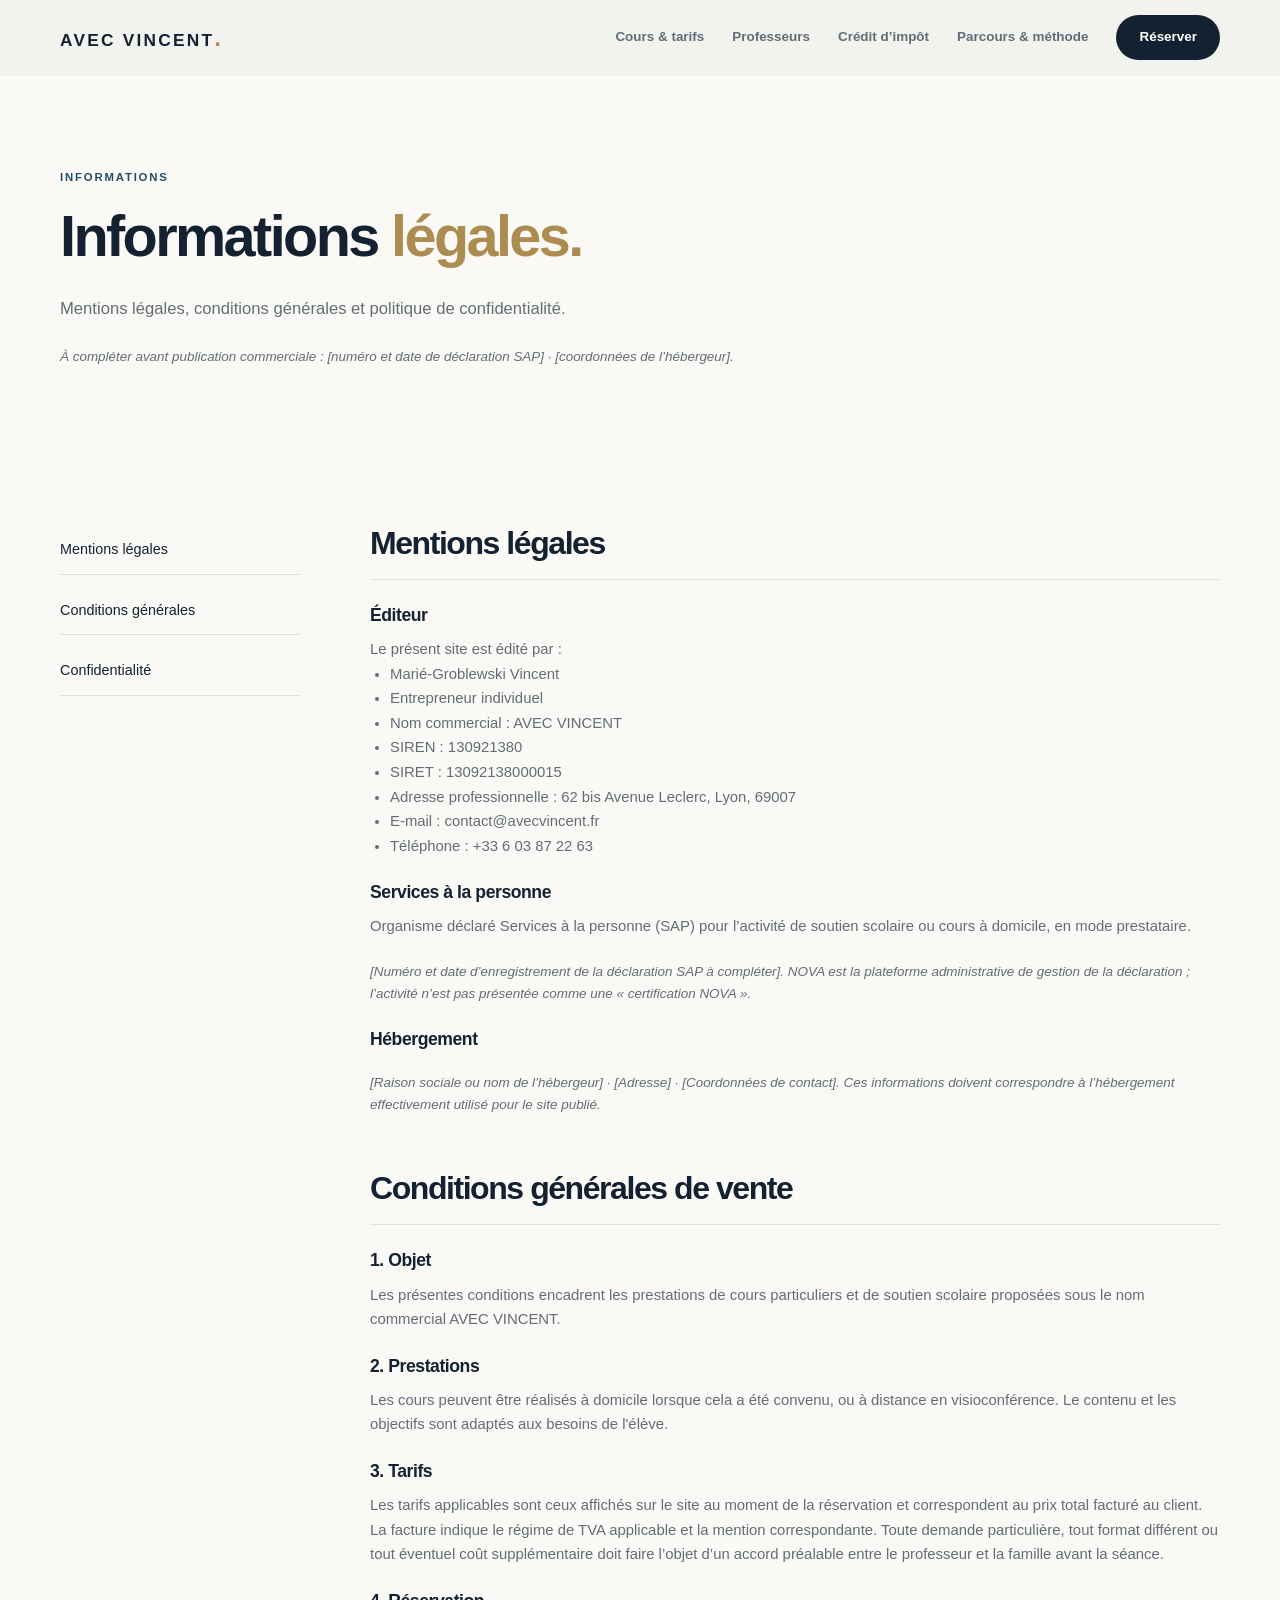
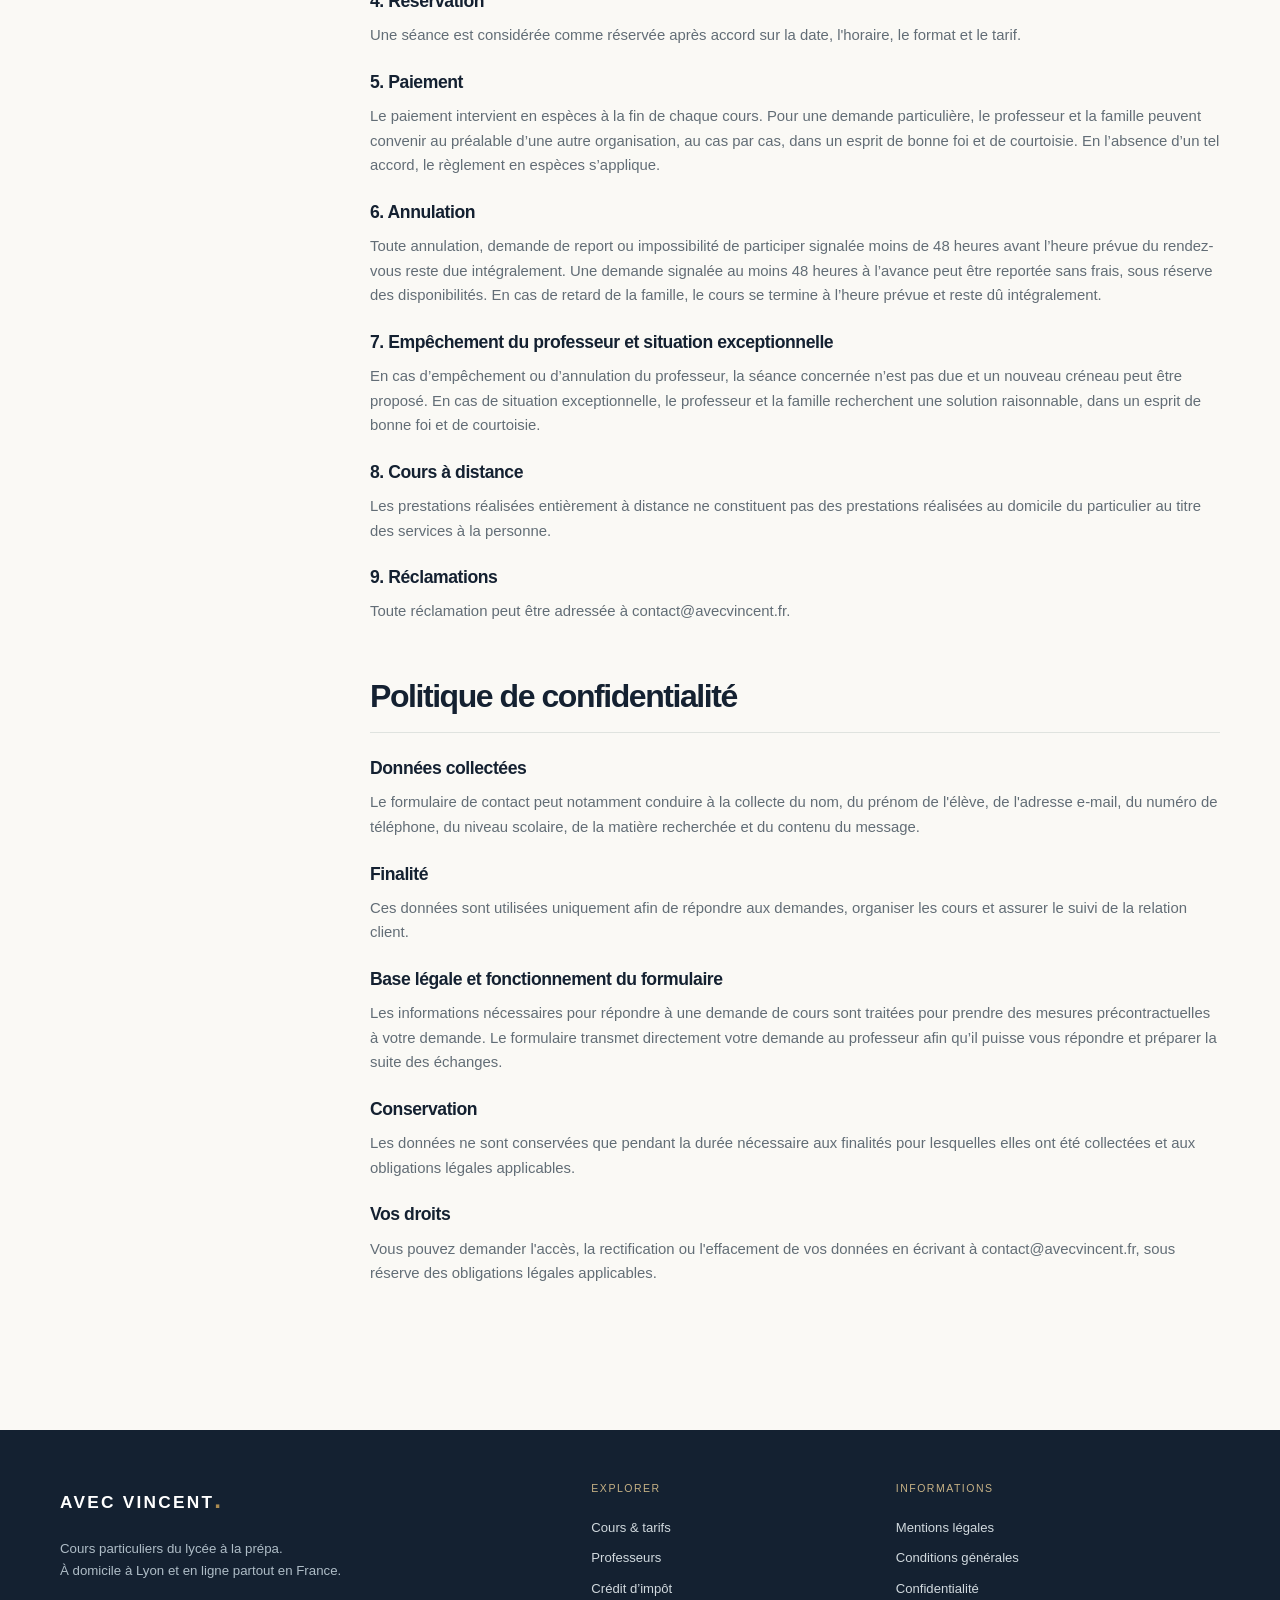
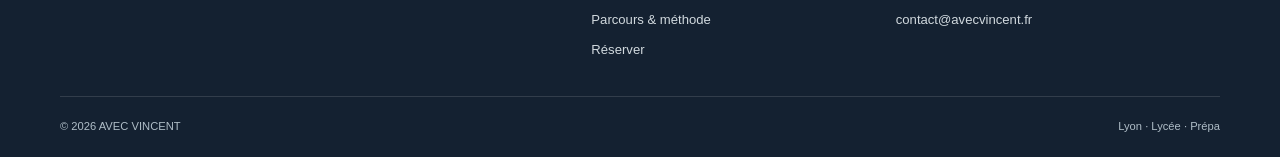
<file: legal.html>
<!doctype html>
<html lang="fr">
<head>
<meta charset="utf-8">
<meta name="robots" content="noindex">
<meta name="viewport" content="width=device-width, initial-scale=1">
<title>Informations légales — AVEC VINCENT</title>
<meta name="description" content="Mentions légales, conditions générales et confidentialité d’AVEC VINCENT.">
<link rel="icon" href="favicon.svg" type="image/svg+xml">

<link rel="stylesheet" href="style.css">
<script src="script.js" defer></script>
</head>
<body><a class="skip-link" href="#contenu">Aller au contenu</a>
<header class="site-header"><nav class="navbar container" aria-label="Navigation principale">
<a class="logo" href="index.html" aria-label="AVEC VINCENT — accueil">AVEC VINCENT<span class="logo-dot" aria-hidden="true">.</span></a>
<button class="menu-button" aria-controls="site-menu" aria-expanded="false" aria-label="Ouvrir le menu"><span></span><span></span></button>
<div class="site-menu" id="site-menu"><a href="cours.html">Cours & tarifs</a><a href="professeurs.html">Professeurs</a>
<a href="credit-impot.html">Crédit d’impôt</a>
<a href="a-propos.html">Parcours & méthode</a>
<a href="reserver.html" class="nav-cta">Réserver</a></div>
</nav></header>
<main id="contenu"><section class="page-intro container"><span class="eyebrow">Informations</span><h1>Informations <em>légales.</em></h1><p class="lead">Mentions légales, conditions générales et politique de confidentialité.</p><p class="legal-placeholder">À compléter avant publication commerciale : [numéro et date de déclaration SAP] · [coordonnées de l’hébergeur].</p></section>
<section class="section section-first container legal-layout"><nav class="legal-nav" aria-label="Sections des informations légales"><a href="#mentions">Mentions légales</a><a href="#cgv">Conditions générales</a><a href="#confidentialite">Confidentialité</a></nav><div class="legal-content">


<section id="mentions">

<h2>
Mentions légales
</h2>


<h3>
Éditeur
</h3>

<p>
Le présent site est édité par :
</p>

<ul>

<li>
Marié-Groblewski Vincent
</li>

<li>
Entrepreneur individuel
</li>

<li>
Nom commercial : AVEC VINCENT
</li>

<li>
SIREN : 130921380
</li>

<li>
SIRET : 13092138000015
</li>

<li>
Adresse professionnelle : 62 bis Avenue Leclerc, Lyon, 69007
</li>

<li>
E-mail : contact@avecvincent.fr
</li>

<li>
Téléphone : +33 6 03 87 22 63
</li>

</ul>


<h3>
Services à la personne
</h3>

<p>Organisme déclaré Services à la personne (SAP) pour l’activité de soutien scolaire ou cours à domicile, en mode prestataire.</p>
<p class="legal-placeholder">[Numéro et date d’enregistrement de la déclaration SAP à compléter]. NOVA est la plateforme administrative de gestion de la déclaration ; l’activité n’est pas présentée comme une « certification NOVA ».</p>


<h3>
Hébergement
</h3>

<p class="legal-placeholder">[Raison sociale ou nom de l’hébergeur] · [Adresse] · [Coordonnées de contact]. Ces informations doivent correspondre à l’hébergement effectivement utilisé pour le site publié.</p>

</section>


<section id="cgv">

<h2>
Conditions générales de vente
</h2>


<h3>
1. Objet
</h3>

<p>
Les présentes conditions encadrent
les prestations de cours particuliers
et de soutien scolaire proposées
sous le nom commercial AVEC VINCENT.
</p>


<h3>
2. Prestations
</h3>

<p>
Les cours peuvent être réalisés
à domicile lorsque cela a été convenu,
ou à distance en visioconférence.
Le contenu et les objectifs sont adaptés
aux besoins de l'élève.
</p>


<h3>
3. Tarifs
</h3>

<p>Les tarifs applicables sont ceux affichés sur le site au moment de la réservation et correspondent au prix total facturé au client. La facture indique le régime de TVA applicable et la mention correspondante. Toute demande particulière, tout format différent ou tout éventuel coût supplémentaire doit faire l’objet d’un accord préalable entre le professeur et la famille avant la séance.</p>


<h3>
4. Réservation
</h3>

<p>
Une séance est considérée comme réservée
après accord sur la date,
l'horaire,
le format
et le tarif.
</p>


<h3>
5. Paiement
</h3>

<p>Le paiement intervient en espèces à la fin de chaque cours. Pour une demande particulière, le professeur et la famille peuvent convenir au préalable d’une autre organisation, au cas par cas, dans un esprit de bonne foi et de courtoisie. En l’absence d’un tel accord, le règlement en espèces s’applique.</p>


<h3>
6. Annulation
</h3>

<p>Toute annulation, demande de report ou impossibilité de participer signalée moins de 48 heures avant l’heure prévue du rendez-vous reste due intégralement. Une demande signalée au moins 48 heures à l’avance peut être reportée sans frais, sous réserve des disponibilités. En cas de retard de la famille, le cours se termine à l’heure prévue et reste dû intégralement.</p>


<h3>
7. Empêchement du professeur et situation exceptionnelle
</h3>

<p>
En cas d’empêchement ou d’annulation du professeur, la séance concernée n’est pas due et un nouveau créneau peut être proposé. En cas de situation exceptionnelle, le professeur et la famille recherchent une solution raisonnable, dans un esprit de bonne foi et de courtoisie.
</p>


<h3>
8. Cours à distance
</h3>

<p>
Les prestations réalisées entièrement
à distance ne constituent pas
des prestations réalisées au domicile
du particulier au titre
des services à la personne.
</p>


<h3>
9. Réclamations
</h3>

<p>
Toute réclamation peut être adressée
à contact@avecvincent.fr.
</p>


</section>


<section id="confidentialite">

<h2>
Politique de confidentialité
</h2>


<h3>
Données collectées
</h3>

<p>
Le formulaire de contact peut notamment
conduire à la collecte du nom,
du prénom de l'élève,
de l'adresse e-mail,
du numéro de téléphone,
du niveau scolaire,
de la matière recherchée
et du contenu du message.
</p>


<h3>
Finalité
</h3>

<p>
Ces données sont utilisées uniquement
afin de répondre aux demandes,
organiser les cours
et assurer le suivi de la relation client.
</p>


<h3>Base légale et fonctionnement du formulaire</h3><p>Les informations nécessaires pour répondre à une demande de cours sont traitées pour prendre des mesures précontractuelles à votre demande. Le formulaire transmet directement votre demande au professeur afin qu’il puisse vous répondre et préparer la suite des échanges.</p>
<h3>
Conservation
</h3>

<p>
Les données ne sont conservées
que pendant la durée nécessaire
aux finalités pour lesquelles
elles ont été collectées
et aux obligations légales applicables.
</p>


<h3>
Vos droits
</h3>

<p>
Vous pouvez demander l'accès,
la rectification
ou l'effacement de vos données
en écrivant à contact@avecvincent.fr,
sous réserve des obligations légales
applicables.
</p>

</section>


</div></section></main>
<footer class="site-footer"><div class="container footer-grid"><div><a class="logo" href="index.html">AVEC VINCENT<span class="logo-dot">.</span></a><p>Cours particuliers du lycée à la prépa.<br>À domicile à Lyon et en ligne partout en France.</p></div><nav aria-label="Navigation de pied de page"><span class="footer-label">Explorer</span><a href="cours.html">Cours & tarifs</a><a href="professeurs.html">Professeurs</a><a href="credit-impot.html">Crédit d’impôt</a><a href="a-propos.html">Parcours & méthode</a><a href="reserver.html">Réserver</a></nav><nav aria-label="Informations légales"><span class="footer-label">Informations</span><a href="legal.html#mentions">Mentions légales</a><a href="legal.html#cgv">Conditions générales</a><a href="legal.html#confidentialite">Confidentialité</a><a href="mailto:contact@avecvincent.fr" data-contact="email">contact@avecvincent.fr</a></nav></div><div class="container footer-bottom"><span>© <span data-year>2026</span> AVEC VINCENT</span><span>Lyon · Lycée · Prépa</span></div></footer>
</body>
</html>
</file>
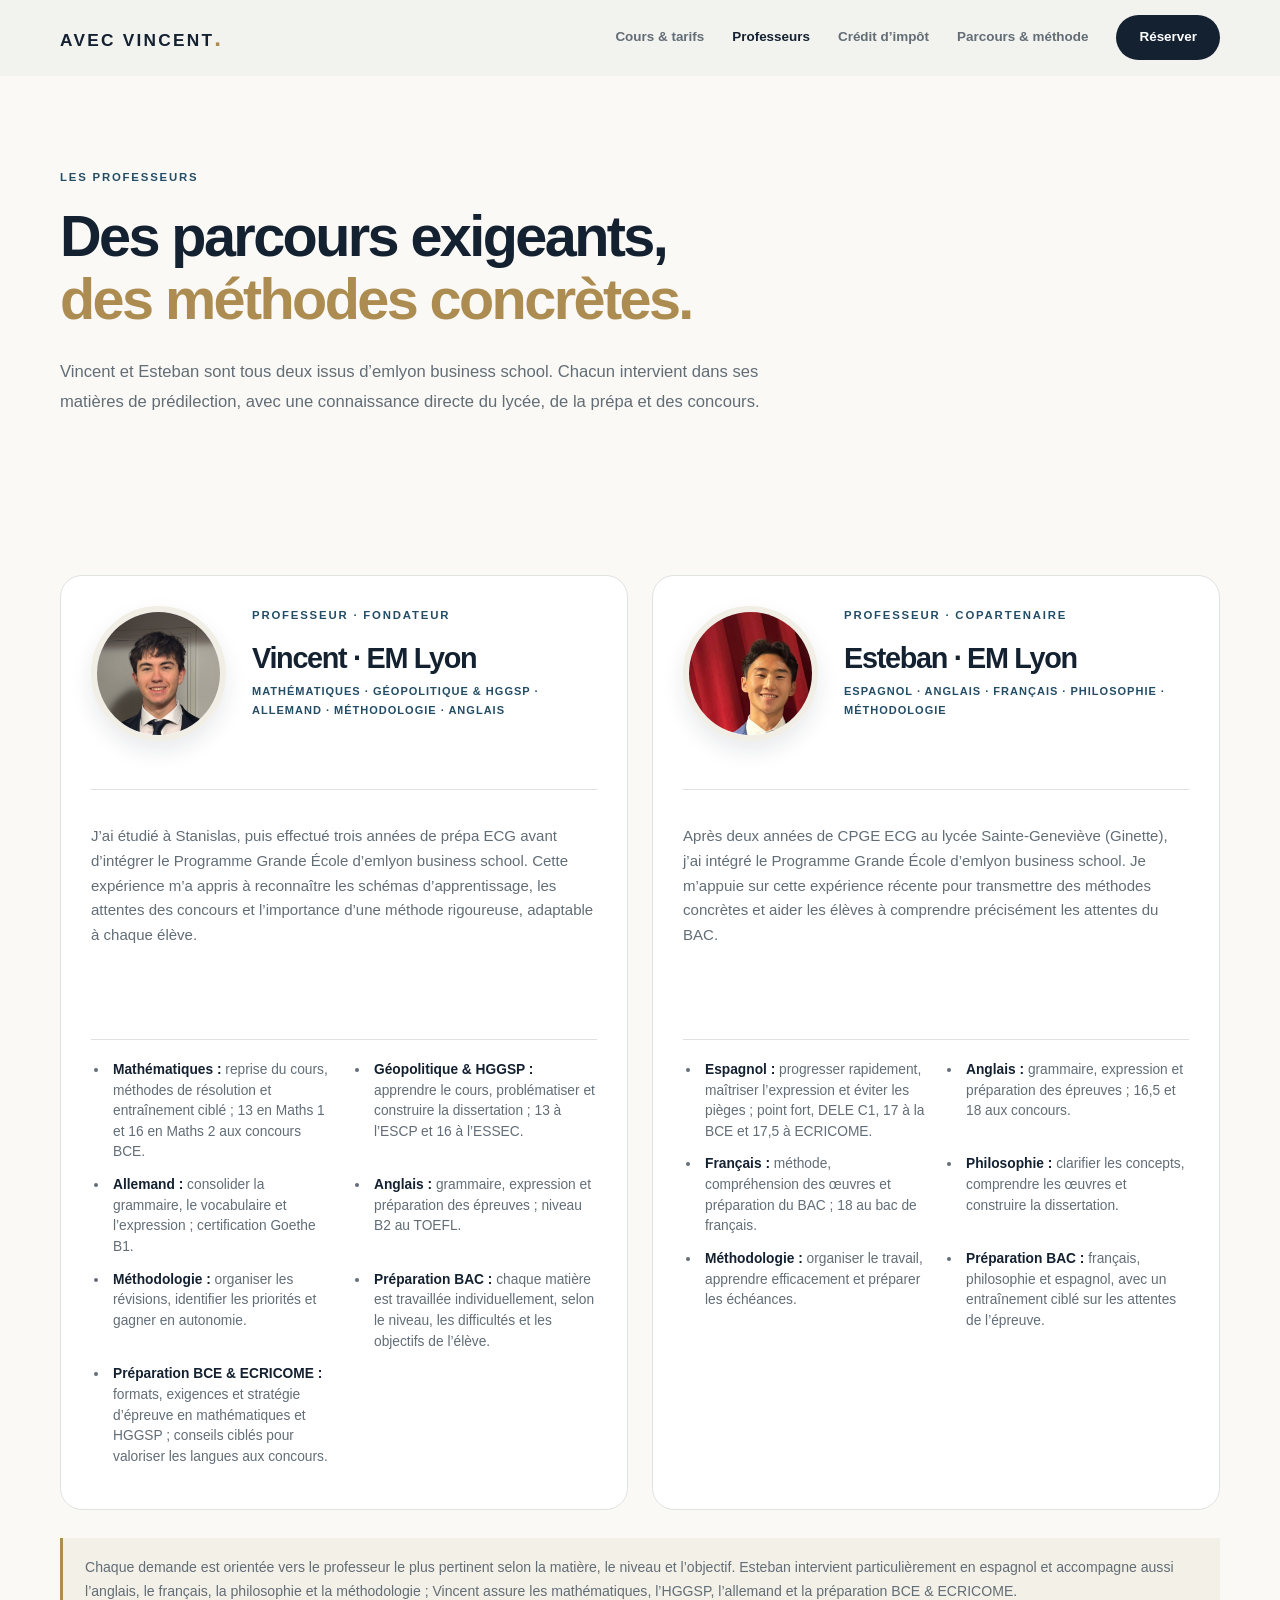
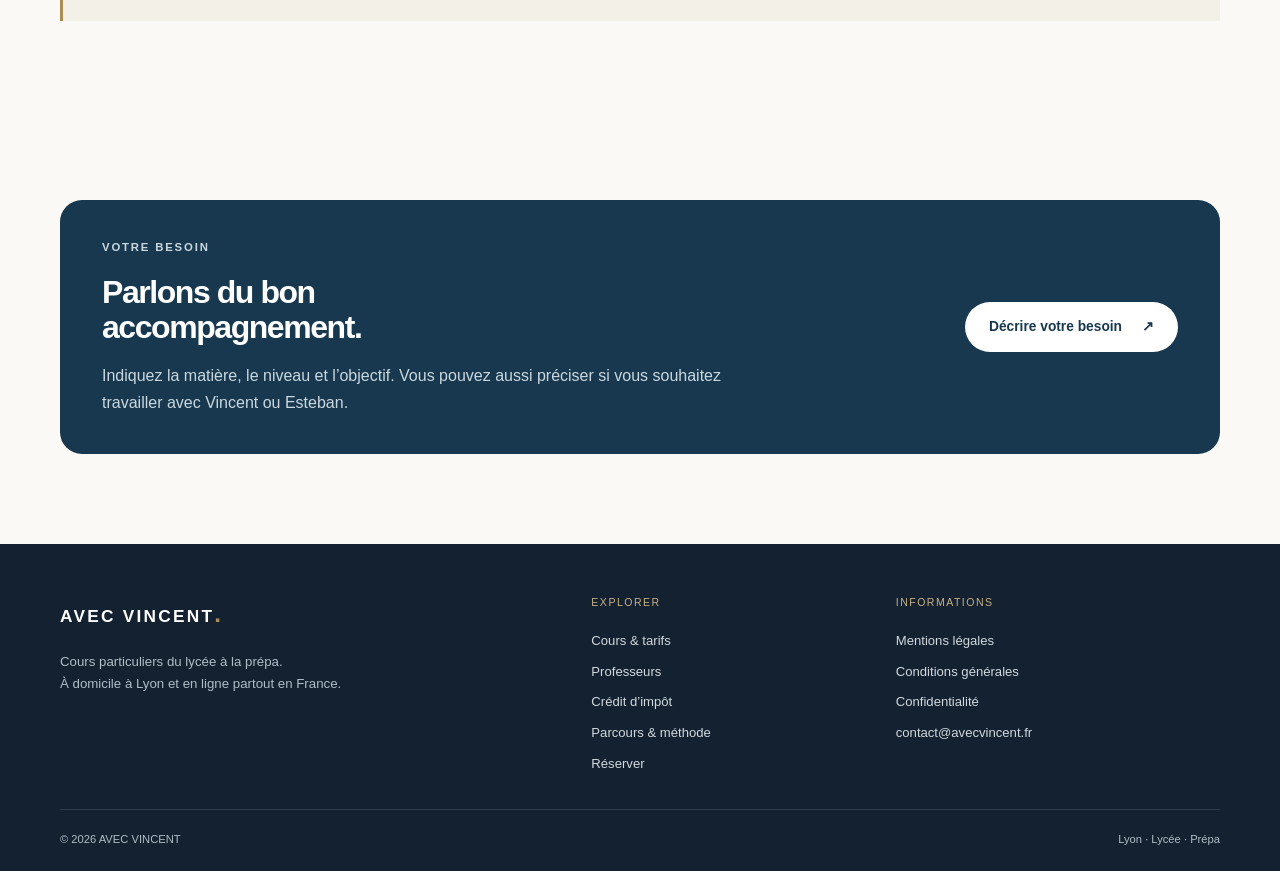
<file: professeurs.html>
<!doctype html>
<html lang="fr">
<head>
<meta charset="utf-8">
<meta name="viewport" content="width=device-width, initial-scale=1">
<title>Professeurs particuliers — AVEC VINCENT</title>
<meta name="description" content="Découvrez les professeurs de cours particuliers à Lyon : Vincent et Esteban, avec des spécialisations complémentaires du lycée à la prépa ECG.">
<link rel="icon" href="favicon.svg" type="image/svg+xml">
<link rel="canonical" href="https://vgr2115-pixel.github.io/avec-vincentV4/professeurs.html">
<meta name="robots" content="index,follow">
<meta property="og:locale" content="fr_FR">
<meta property="og:type" content="website">
<meta property="og:site_name" content="AVEC VINCENT">
<meta property="og:title" content="Professeurs particuliers à Lyon — AVEC VINCENT">
<meta property="og:description" content="Vincent et Esteban : deux profils complémentaires pour accompagner les élèves du lycée à la prépa ECG.">
<meta property="og:url" content="https://vgr2115-pixel.github.io/avec-vincentV4/professeurs.html">
<meta property="og:image" content="https://vgr2115-pixel.github.io/avec-vincentV4/images/og-preview.png">
<meta property="og:image:secure_url" content="https://vgr2115-pixel.github.io/avec-vincentV4/images/og-preview.png">
<meta property="og:image:type" content="image/png">
<meta property="og:image:width" content="1200">
<meta property="og:image:height" content="630">
<meta property="og:image:alt" content="AVEC VINCENT — Cours particuliers à Lyon, lycée et prépa ECG.">
<meta name="twitter:card" content="summary_large_image">
<meta name="twitter:title" content="Professeurs particuliers à Lyon — AVEC VINCENT">
<meta name="twitter:description" content="Vincent et Esteban : deux profils complémentaires pour accompagner les élèves du lycée à la prépa ECG.">
<meta name="twitter:image" content="https://vgr2115-pixel.github.io/avec-vincentV4/images/og-preview.png">
<meta name="twitter:image:alt" content="AVEC VINCENT — Cours particuliers à Lyon, lycée et prépa ECG.">
<meta name="theme-color" content="#faf9f5">
<link rel="stylesheet" href="style.css">
<script src="script.js" defer></script>
</head>
<body><a class="skip-link" href="#contenu">Aller au contenu</a>
<header class="site-header"><nav class="navbar container" aria-label="Navigation principale">
<a class="logo" href="index.html" aria-label="AVEC VINCENT — accueil">AVEC VINCENT<span class="logo-dot" aria-hidden="true">.</span></a>
<button class="menu-button" aria-controls="site-menu" aria-expanded="false" aria-label="Ouvrir le menu"><span></span><span></span></button>
<div class="site-menu" id="site-menu"><a href="cours.html">Cours & tarifs</a>
<a href="professeurs.html" aria-current="page">Professeurs</a>
<a href="credit-impot.html">Crédit d’impôt</a>
<a href="a-propos.html">Parcours & méthode</a>
<a href="reserver.html" class="nav-cta">Réserver</a></div>
</nav></header>
<main id="contenu" class="page-teachers">
<section class="page-intro container"><span class="eyebrow">Les professeurs</span><h1>Des parcours exigeants,<br><em>des méthodes concrètes.</em></h1><p class="lead">Vincent et Esteban sont tous deux issus d’emlyon business school. Chacun intervient dans ses matières de prédilection, avec une connaissance directe du lycée, de la prépa et des concours.</p></section>
<section class="section section-first container"><div class="teacher-card-grid">
<article class="teacher-card" id="vincent"><figure class="teacher-avatar teacher-avatar-vincent"><img src="images/vincent.jpeg" width="1662" height="2301" alt="Vincent, professeur particulier"><figcaption class="sr-only">Vincent, professeur particulier</figcaption></figure><div class="teacher-card-header"><span class="eyebrow">Professeur · fondateur</span><h2>Vincent · EM Lyon</h2><span class="card-level">Mathématiques · Géopolitique &amp; HGGSP · Allemand · Méthodologie · Anglais</span></div><div class="teacher-card-description"><p>J’ai étudié à Stanislas, puis effectué trois années de prépa ECG avant d’intégrer le Programme Grande École d’emlyon business school. Cette expérience m’a appris à reconnaître les schémas d’apprentissage, les attentes des concours et l’importance d’une méthode rigoureuse, adaptable à chaque élève.</p></div><ul class="teacher-highlights"><li><strong>Mathématiques :</strong> reprise du cours, méthodes de résolution et entraînement ciblé ; 13 en Maths 1 et 16 en Maths 2 aux concours BCE.</li><li><strong>Géopolitique &amp; HGGSP :</strong> apprendre le cours, problématiser et construire la dissertation ; 13 à l’ESCP et 16 à l’ESSEC.</li><li><strong>Allemand :</strong> consolider la grammaire, le vocabulaire et l’expression ; certification Goethe B1.</li><li><strong>Anglais :</strong> grammaire, expression et préparation des épreuves ; niveau B2 au TOEFL.</li><li><strong>Méthodologie :</strong> organiser les révisions, identifier les priorités et gagner en autonomie.</li><li><strong>Préparation BAC :</strong> chaque matière est travaillée individuellement, selon le niveau, les difficultés et les objectifs de l’élève.</li><li><strong>Préparation BCE &amp; ECRICOME :</strong> formats, exigences et stratégie d’épreuve en mathématiques et HGGSP ; conseils ciblés pour valoriser les langues aux concours.</li></ul></article><article class="teacher-card" id="esteban"><figure class="teacher-avatar teacher-avatar-esteban"><img src="images/esteban.jpg" width="779" height="1376" alt="Esteban Collet, professeur particulier"><figcaption class="sr-only">Esteban Collet, professeur particulier</figcaption></figure><div class="teacher-card-header"><span class="eyebrow">Professeur · copartenaire</span><h2>Esteban · EM Lyon</h2><span class="card-level">Espagnol · Anglais · Français · Philosophie · Méthodologie</span></div><div class="teacher-card-description"><p>Après deux années de CPGE ECG au lycée Sainte-Geneviève (Ginette), j’ai intégré le Programme Grande École d’emlyon business school. Je m’appuie sur cette expérience récente pour transmettre des méthodes concrètes et aider les élèves à comprendre précisément les attentes du BAC.</p></div><ul class="teacher-highlights"><li><strong>Espagnol :</strong> progresser rapidement, maîtriser l’expression et éviter les pièges ; point fort, DELE C1, 17 à la BCE et 17,5 à ECRICOME.</li><li><strong>Anglais :</strong> grammaire, expression et préparation des épreuves ; 16,5 et 18 aux concours.</li><li><strong>Français :</strong> méthode, compréhension des œuvres et préparation du BAC ; 18 au bac de français.</li><li><strong>Philosophie :</strong> clarifier les concepts, comprendre les œuvres et construire la dissertation.</li><li><strong>Méthodologie :</strong> organiser le travail, apprendre efficacement et préparer les échéances.</li><li><strong>Préparation BAC :</strong> français, philosophie et espagnol, avec un entraînement ciblé sur les attentes de l’épreuve.</li></ul></article></div><p class="teacher-note">Chaque demande est orientée vers le professeur le plus pertinent selon la matière, le niveau et l’objectif. Esteban intervient particulièrement en espagnol et accompagne aussi l’anglais, le français, la philosophie et la méthodologie ; Vincent assure les mathématiques, l’HGGSP, l’allemand et la préparation BCE &amp; ECRICOME.</p></section>
<section class="section section-first container"><div class="specific-card"><div><span class="eyebrow">Votre besoin</span><h2>Parlons du bon<br>accompagnement.</h2><p>Indiquez la matière, le niveau et l’objectif. Vous pouvez aussi préciser si vous souhaitez travailler avec Vincent ou Esteban.</p></div><a class="button button-light" href="reserver.html#formulaire">Décrire votre besoin <span aria-hidden="true">↗</span></a></div></section>
</main>
<footer class="site-footer"><div class="container footer-grid"><div><a class="logo" href="index.html">AVEC VINCENT<span class="logo-dot">.</span></a><p>Cours particuliers du lycée à la prépa.<br>À domicile à Lyon et en ligne partout en France.</p></div><nav aria-label="Navigation de pied de page"><span class="footer-label">Explorer</span><a href="cours.html">Cours & tarifs</a><a href="professeurs.html">Professeurs</a><a href="credit-impot.html">Crédit d’impôt</a><a href="a-propos.html">Parcours & méthode</a><a href="reserver.html">Réserver</a></nav><nav aria-label="Informations légales"><span class="footer-label">Informations</span><a href="legal.html#mentions">Mentions légales</a><a href="legal.html#cgv">Conditions générales</a><a href="legal.html#confidentialite">Confidentialité</a><a href="mailto:contact@avecvincent.fr" data-contact="email">contact@avecvincent.fr</a></nav></div><div class="container footer-bottom"><span>© <span data-year>2026</span> AVEC VINCENT</span><span>Lyon · Lycée · Prépa</span></div></footer>
</body>
</html>
</file>
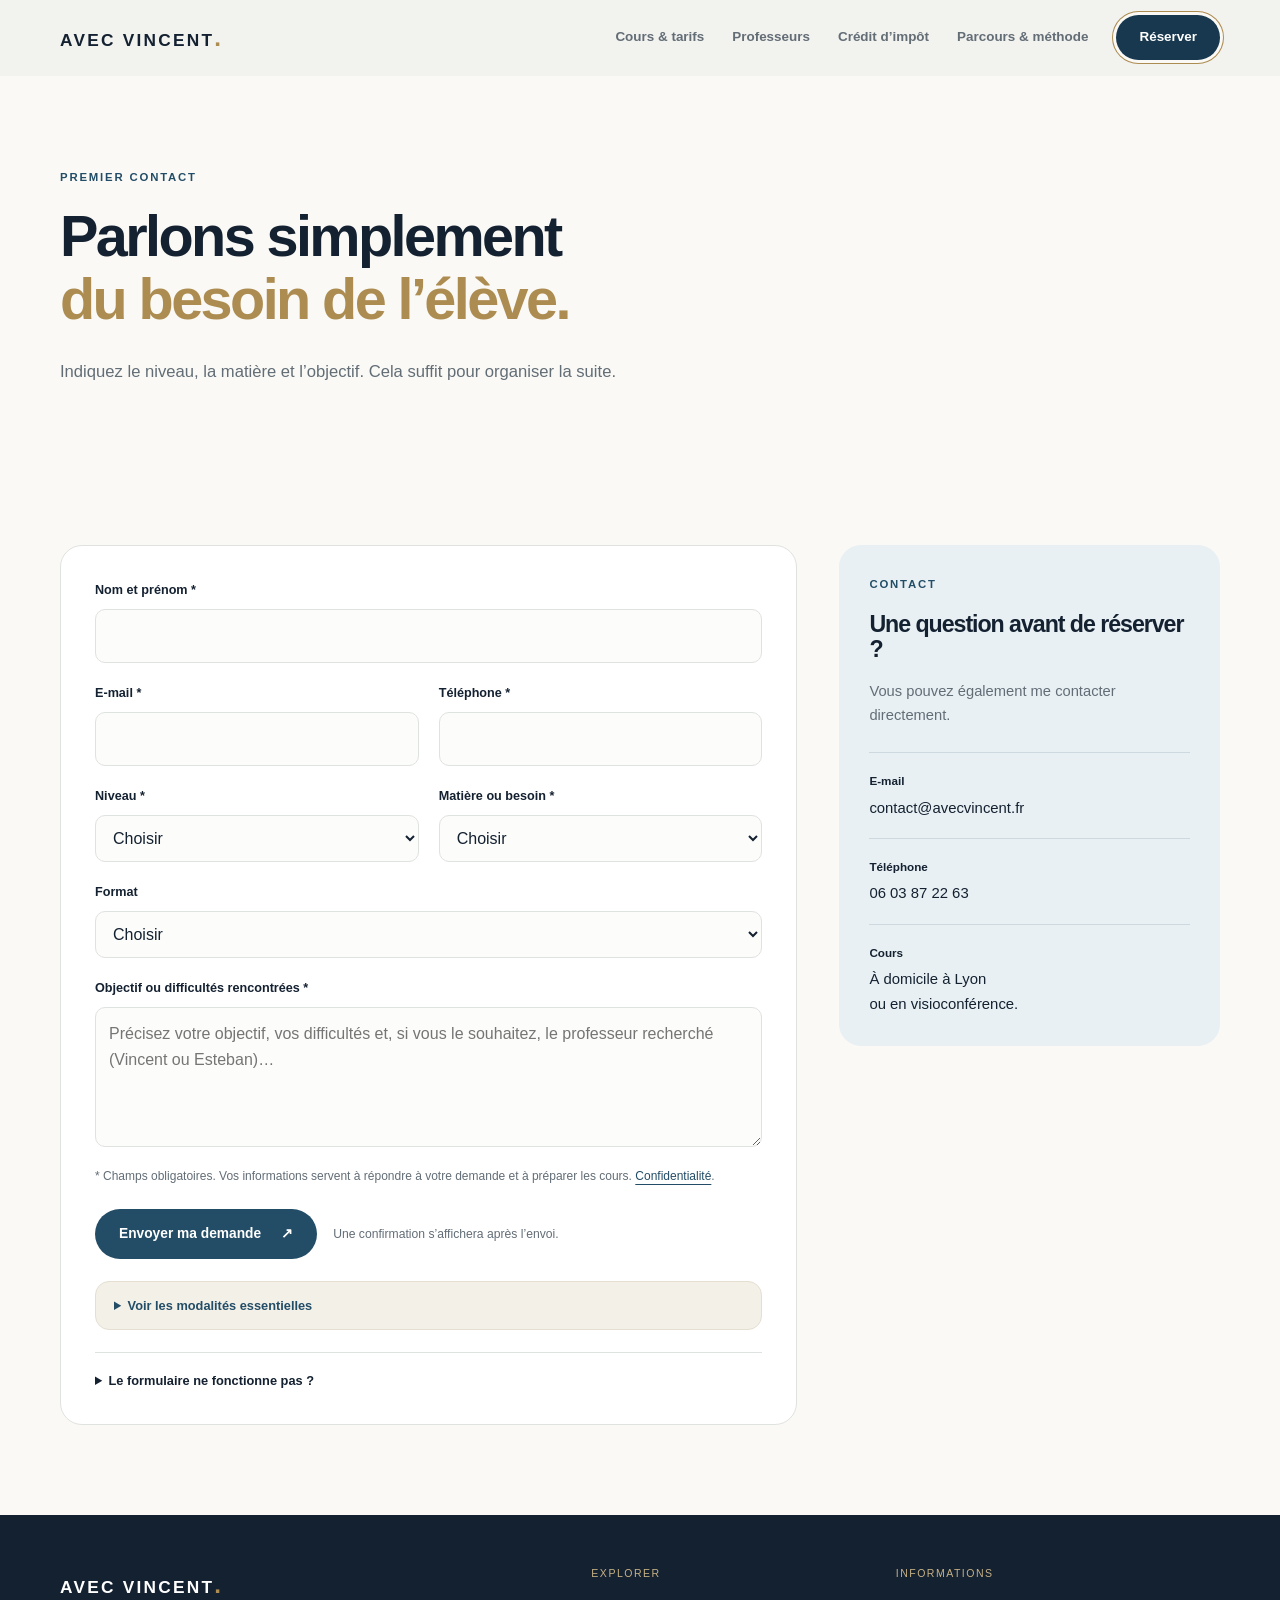
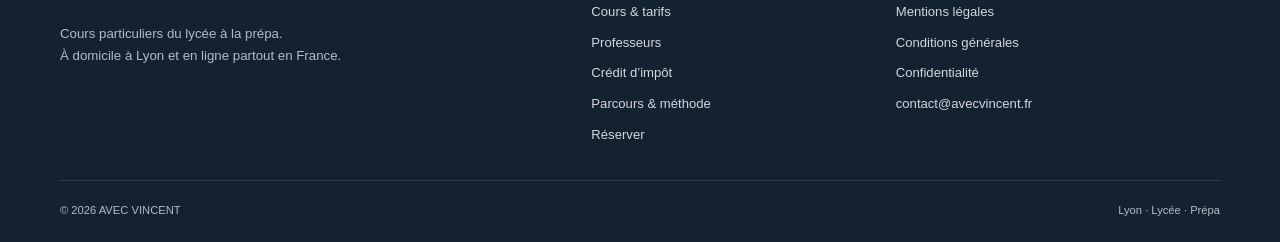
<file: reserver.html>
<!doctype html>
<html lang="fr">
<head>
<meta charset="utf-8">
<meta name="viewport" content="width=device-width, initial-scale=1">
<title>Premier contact — AVEC VINCENT</title>
<meta name="description" content="Indiquez le niveau, la matière et l’objectif de l’élève pour organiser un premier cours à Lyon ou en visioconférence.">
<link rel="icon" href="favicon.svg" type="image/svg+xml">
<link rel="canonical" href="https://vgr2115-pixel.github.io/avec-vincentV4/reserver.html">
<meta name="robots" content="index,follow">
<meta property="og:locale" content="fr_FR">
<meta property="og:type" content="website">
<meta property="og:site_name" content="AVEC VINCENT">
<meta property="og:title" content="Réserver un cours particulier à Lyon — AVEC VINCENT">
<meta property="og:description" content="Décrivez le niveau, la matière et l’objectif de l’élève pour trouver le format et le professeur les plus adaptés.">
<meta property="og:url" content="https://vgr2115-pixel.github.io/avec-vincentV4/reserver.html">
<meta property="og:image" content="https://vgr2115-pixel.github.io/avec-vincentV4/images/og-preview.png">
<meta property="og:image:secure_url" content="https://vgr2115-pixel.github.io/avec-vincentV4/images/og-preview.png">
<meta property="og:image:type" content="image/png">
<meta property="og:image:width" content="1200">
<meta property="og:image:height" content="630">
<meta property="og:image:alt" content="AVEC VINCENT — Cours particuliers à Lyon, lycée et prépa ECG.">
<meta name="twitter:card" content="summary_large_image">
<meta name="twitter:title" content="Réserver un cours particulier à Lyon — AVEC VINCENT">
<meta name="twitter:description" content="Décrivez le niveau, la matière et l’objectif de l’élève pour trouver le format adapté.">
<meta name="twitter:image" content="https://vgr2115-pixel.github.io/avec-vincentV4/images/og-preview.png">
<meta name="twitter:image:alt" content="AVEC VINCENT — Cours particuliers à Lyon, lycée et prépa ECG.">
<meta name="theme-color" content="#faf9f5">

<link rel="stylesheet" href="style.css">
<script src="script.js" defer></script>
</head>
<body><a class="skip-link" href="#contenu">Aller au contenu</a>
<header class="site-header"><nav class="navbar container" aria-label="Navigation principale">
<a class="logo" href="index.html" aria-label="AVEC VINCENT — accueil">AVEC VINCENT<span class="logo-dot" aria-hidden="true">.</span></a>
<button class="menu-button" aria-controls="site-menu" aria-expanded="false" aria-label="Ouvrir le menu"><span></span><span></span></button>
<div class="site-menu" id="site-menu"><a href="cours.html">Cours & tarifs</a><a href="professeurs.html">Professeurs</a>
<a href="credit-impot.html">Crédit d’impôt</a>
<a href="a-propos.html">Parcours & méthode</a>
<a aria-current="page" href="reserver.html" class="nav-cta">Réserver</a></div>
</nav></header>
<main id="contenu" class="page-booking">
<section class="page-intro container"><span class="eyebrow">Premier contact</span><h1>Parlons simplement<br><em>du besoin de l’élève.</em></h1><p class="lead">Indiquez le niveau, la matière et l’objectif. Cela suffit pour organiser la suite.</p></section>
<section class="section section-first container booking-layout">
<div class="form-toast" id="form-toast" role="status" aria-live="polite" aria-atomic="true" hidden></div>
<form class="contact-form" id="formulaire" action="" method="post" target="form-response"><div class="form-grid">
<div class="field full"><label for="name">Nom et prénom <span aria-hidden="true">*</span></label><input id="name" name="name" autocomplete="name" required maxlength="120"></div>
<div class="field"><label for="email">E-mail <span aria-hidden="true">*</span></label><input id="email" name="email" type="email" autocomplete="email" required maxlength="200"></div>
<div class="field"><label for="phone">Téléphone <span aria-hidden="true">*</span></label><input id="phone" name="phone" type="tel" autocomplete="tel" required maxlength="30"></div>
<div class="field"><label for="level">Niveau <span aria-hidden="true">*</span></label><select id="level" name="level" required><option value="">Choisir</option><option>Seconde</option><option>Première</option><option>Terminale</option><option>Prépa ECG — 1re année</option><option>Prépa ECG — 2e année</option><option>Prépa ECG — khûbe</option><option>Autre</option></select></div>
<div class="field"><label for="subject">Matière ou besoin <span aria-hidden="true">*</span></label><select id="subject" name="subject" required><option value="">Choisir</option><option>Mathématiques</option><option>Géopolitique / HGGSP</option><option>Anglais</option>
<option>Espagnol</option>
<option>Français</option>
<option>Philosophie</option><option>Allemand</option><option>Méthodologie</option><option>BAC</option><option>BCE / ECRICOME</option><option>Autre / demande spécifique</option></select></div>
<div class="field full"><label for="format">Format</label><select id="format" name="format"><option value="">Choisir</option><option>À domicile à Lyon</option><option>En visioconférence</option><option>Je ne sais pas encore</option></select></div>
<div class="field full"><label for="objective">Objectif ou difficultés rencontrées <span aria-hidden="true">*</span></label><textarea id="objective" name="objective" required maxlength="1800" placeholder="Précisez votre objectif, vos difficultés et, si vous le souhaitez, le professeur recherché (Vincent ou Esteban)…"></textarea></div>
</div><p class="form-note">* Champs obligatoires. Vos informations servent à répondre à votre demande et à préparer les cours. <a href="legal.html#confidentialite">Confidentialité</a>.</p>
<div class="form-actions"><button class="button button-primary" type="submit">Envoyer ma demande <span aria-hidden="true">↗</span></button><span>Une confirmation s’affichera après l’envoi.</span></div>
<details class="booking-terms"><summary>Voir les modalités essentielles</summary><ul><li>Les tarifs affichés correspondent au prix total facturé, sauf demande particulière convenue avant la séance.</li><li>Le règlement se fait en espèces à la fin du cours, sauf autre organisation convenue à l’avance.</li><li>Une annulation, un report ou une impossibilité signalée moins de 48 heures avant le rendez-vous reste dû intégralement.</li><li>Ces échanges se font dans un esprit de bonne foi et de courtoisie. <a href="legal.html#cgv">Lire les conditions générales</a>.</li></ul></details>
<p class="form-status" role="status" aria-live="polite"></p>
<iframe name="form-response" id="form-response" class="form-response" title="Réponse du formulaire" hidden></iframe>
<details class="email-fallback"><summary>Le formulaire ne fonctionne pas ?</summary><p>Écrivez directement à <a href="mailto:contact@avecvincent.fr" data-contact="email">contact@avecvincent.fr</a>.</p></details>
<noscript><p>Activez JavaScript pour envoyer le formulaire. Vous pouvez aussi écrire directement à contact@avecvincent.fr.</p></noscript>
</form>
<aside class="contact-card"><span class="eyebrow">Contact</span><h2>Une question avant de réserver ?</h2><p>Vous pouvez également me contacter directement.</p><dl><dt>E-mail</dt><dd><a href="mailto:contact@avecvincent.fr" data-contact="email">contact@avecvincent.fr</a></dd><dt>Téléphone</dt><dd><a href="tel:+33603872263" data-contact="phone">06 03 87 22 63</a></dd><dt>Cours</dt><dd>À domicile à Lyon<br>ou en visioconférence.</dd></dl></aside>
</section></main>
<footer class="site-footer"><div class="container footer-grid"><div><a class="logo" href="index.html">AVEC VINCENT<span class="logo-dot">.</span></a><p>Cours particuliers du lycée à la prépa.<br>À domicile à Lyon et en ligne partout en France.</p></div><nav aria-label="Navigation de pied de page"><span class="footer-label">Explorer</span><a href="cours.html">Cours & tarifs</a><a href="professeurs.html">Professeurs</a><a href="credit-impot.html">Crédit d’impôt</a><a href="a-propos.html">Parcours & méthode</a><a href="reserver.html">Réserver</a></nav><nav aria-label="Informations légales"><span class="footer-label">Informations</span><a href="legal.html#mentions">Mentions légales</a><a href="legal.html#cgv">Conditions générales</a><a href="legal.html#confidentialite">Confidentialité</a><a href="mailto:contact@avecvincent.fr" data-contact="email">contact@avecvincent.fr</a></nav></div><div class="container footer-bottom"><span>© <span data-year>2026</span> AVEC VINCENT</span><span>Lyon · Lycée · Prépa</span></div></footer>
</body>
</html>
</file>
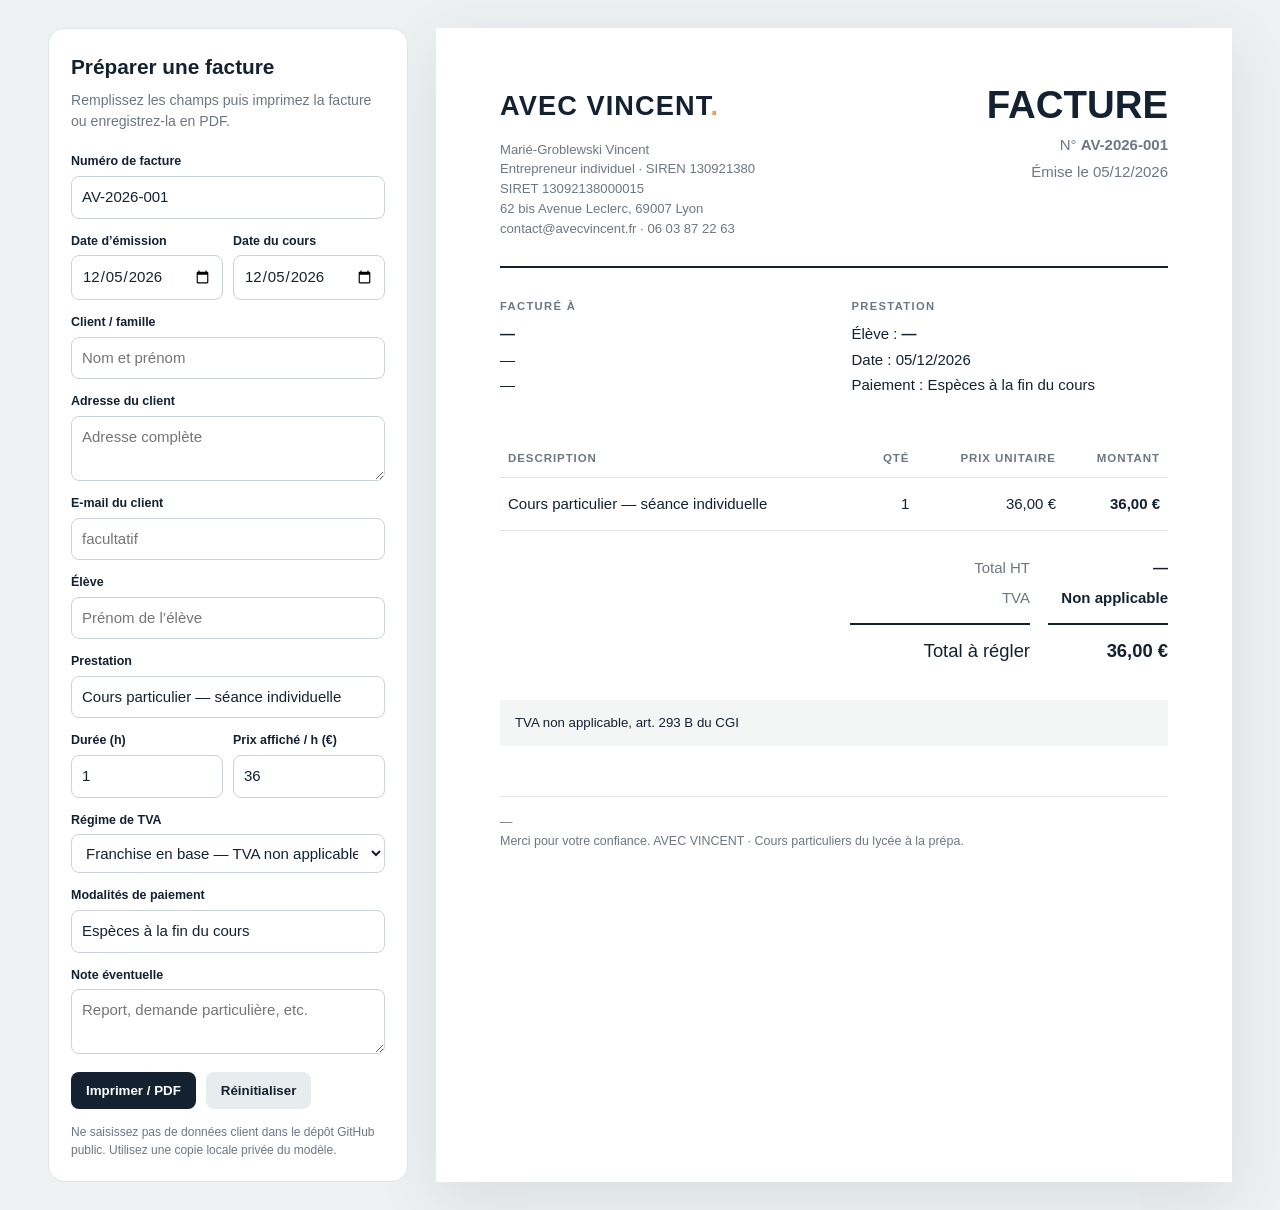
<file: factures/modele-facture.html>
<!doctype html>
<html lang="fr">
<head>
<meta charset="utf-8">
<meta name="viewport" content="width=device-width, initial-scale=1">
<meta name="robots" content="noindex">
<title>Modèle de facture — AVEC VINCENT</title>
<style>
:root{--ink:#142131;--muted:#6d7782;--line:#dfe4e8;--paper:#fff;--soft:#f4f6f6;--accent:#dba65b}
*{box-sizing:border-box}body{margin:0;background:#eef1f2;color:var(--ink);font:15px/1.5 Arial,sans-serif}.workspace{display:grid;grid-template-columns:minmax(270px,360px) minmax(0,820px);gap:28px;max-width:1240px;margin:0 auto;padding:28px}.panel{background:var(--paper);border:1px solid var(--line);border-radius:16px;padding:22px;align-self:start;position:sticky;top:20px}.panel h1{font-size:1.3rem;margin:0 0 8px}.panel p{color:var(--muted);font-size:.88rem;margin:0 0 20px}.field{display:grid;gap:5px;margin:0 0 13px}.field label{font-weight:700;font-size:.78rem}.field input,.field textarea,.field select{width:100%;border:1px solid #cbd3d8;border-radius:8px;background:#fff;color:var(--ink);padding:9px 10px;font:inherit}.field textarea{min-height:64px;resize:vertical}.grid-2{display:grid;grid-template-columns:1fr 1fr;gap:10px}.actions{display:flex;gap:10px;flex-wrap:wrap;margin-top:18px}.button{border:0;border-radius:8px;background:var(--ink);color:#fff;padding:11px 15px;font-weight:700;cursor:pointer}.button.secondary{background:#e7ecee;color:var(--ink)}.hint{font-size:.75rem!important;margin-top:14px!important;margin-bottom:0!important}.invoice{background:#fff;box-shadow:0 18px 60px #14213118;padding:58px 64px;min-height:920px}.invoice-head{display:flex;justify-content:space-between;gap:25px;border-bottom:2px solid var(--ink);padding-bottom:28px}.brand{font-size:1.7rem;font-weight:800;letter-spacing:.04em}.brand span{color:var(--accent)}.issuer{color:var(--muted);font-size:.82rem;margin-top:13px}.invoice-title{text-align:right}.invoice-title h2{font-size:2.4rem;line-height:1;margin:0 0 10px}.invoice-title p{margin:4px 0;color:var(--muted)}.parties{display:grid;grid-template-columns:1fr 1fr;gap:35px;padding:30px 0}.parties h3{font-size:.7rem;letter-spacing:.12em;text-transform:uppercase;color:var(--muted);margin:0 0 8px}.parties p{margin:3px 0;white-space:pre-line}.table{width:100%;border-collapse:collapse;margin-top:10px}.table th{font-size:.72rem;letter-spacing:.08em;text-align:left;text-transform:uppercase;color:var(--muted);border-bottom:1px solid var(--line);padding:10px 8px}.table td{border-bottom:1px solid var(--line);padding:15px 8px}.table th:not(:first-child),.table td:not(:first-child){text-align:right}.totals{display:flex;justify-content:flex-end;margin-top:26px}.totals dl{display:grid;grid-template-columns:180px 120px;gap:7px 18px;margin:0;text-align:right}.totals dt{color:var(--muted)}.totals dd{margin:0;font-weight:700}.totals .grand{border-top:2px solid var(--ink);padding-top:12px;margin-top:7px;font-size:1.15rem}.totals dt.grand{color:var(--ink)}.tax-note{margin-top:35px;padding:13px 15px;background:var(--soft);font-size:.83rem}.footer-note{border-top:1px solid var(--line);margin-top:50px;padding-top:16px;color:var(--muted);font-size:.78rem}
@media(max-width:900px){.workspace{grid-template-columns:1fr;padding:16px}.panel{position:static}.invoice{padding:35px 25px;min-height:auto}}
@media(max-width:560px){.invoice-head,.parties{display:block}.invoice-title{text-align:left;margin-top:25px}.parties>div+div{margin-top:22px}.grid-2{grid-template-columns:1fr}.table{font-size:.78rem}.table th:nth-child(2),.table td:nth-child(2){display:none}.totals dl{grid-template-columns:145px 100px}}
@media print{body{background:#fff}.workspace{display:block;padding:0;max-width:none}.panel{display:none}.invoice{box-shadow:none;padding:0;min-height:0}.invoice-head{padding-top:0}.tax-note{break-inside:avoid}}
</style>
</head>
<body>
<div class="workspace">
<aside class="panel no-print">
<h1>Préparer une facture</h1>
<p>Remplissez les champs puis imprimez la facture ou enregistrez-la en PDF.</p>
<div class="field"><label for="invoiceNumber">Numéro de facture</label><input id="invoiceNumber" value="AV-2026-001"></div>
<div class="grid-2"><div class="field"><label for="invoiceDate">Date d’émission</label><input id="invoiceDate" type="date"></div><div class="field"><label for="courseDate">Date du cours</label><input id="courseDate" type="date"></div></div>
<div class="field"><label for="clientName">Client / famille</label><input id="clientName" placeholder="Nom et prénom"></div>
<div class="field"><label for="clientAddress">Adresse du client</label><textarea id="clientAddress" placeholder="Adresse complète"></textarea></div>
<div class="field"><label for="clientEmail">E-mail du client</label><input id="clientEmail" type="email" placeholder="facultatif"></div>
<div class="field"><label for="student">Élève</label><input id="student" placeholder="Prénom de l’élève"></div>
<div class="field"><label for="description">Prestation</label><input id="description" value="Cours particulier — séance individuelle"></div>
<div class="grid-2"><div class="field"><label for="duration">Durée (h)</label><input id="duration" type="number" min="0" step="0.25" value="1"></div><div class="field"><label for="unitPrice">Prix affiché / h (€)</label><input id="unitPrice" type="number" min="0" step="0.01" value="36"></div></div>
<div class="field"><label for="vatMode">Régime de TVA</label><select id="vatMode"><option value="franchise">Franchise en base — TVA non applicable</option><option value="20">TVA collectée — 20 %</option></select></div>
<div class="field"><label for="payment">Modalités de paiement</label><input id="payment" value="Espèces à la fin du cours"></div>
<div class="field"><label for="notes">Note éventuelle</label><textarea id="notes" placeholder="Report, demande particulière, etc."></textarea></div>
<div class="actions"><button class="button" type="button" id="print">Imprimer / PDF</button><button class="button secondary" type="reset" id="reset">Réinitialiser</button></div>
<p class="hint">Ne saisissez pas de données client dans le dépôt GitHub public. Utilisez une copie locale privée du modèle.</p>
</aside>

<main class="invoice" aria-label="Aperçu de la facture">
<header class="invoice-head"><div><div class="brand">AVEC VINCENT<span>.</span></div><div class="issuer">Marié-Groblewski Vincent<br>Entrepreneur individuel · SIREN 130921380<br>SIRET 13092138000015<br>62 bis Avenue Leclerc, 69007 Lyon<br>contact@avecvincent.fr · 06 03 87 22 63</div></div><div class="invoice-title"><h2>FACTURE</h2><p>N° <strong data-out="invoiceNumber">AV-2026-001</strong></p><p>Émise le <span data-out="invoiceDate"></span></p></div></header>
<section class="parties"><div><h3>Facturé à</h3><p><strong data-out="clientName">Nom et prénom du client</strong></p><p data-out="clientAddress">Adresse complète</p><p data-out="clientEmail"></p></div><div><h3>Prestation</h3><p>Élève : <strong data-out="student">Prénom de l’élève</strong></p><p>Date : <span data-out="courseDate"></span></p><p>Paiement : <span data-out="payment">Espèces à la fin du cours</span></p></div></section>
<table class="table"><thead><tr><th>Description</th><th>Qté</th><th>Prix unitaire</th><th>Montant</th></tr></thead><tbody><tr><td data-out="description">Cours particulier — séance individuelle</td><td data-out="duration">1</td><td><span data-out="unitPrice">36,00 €</span></td><td><strong data-out="lineTotal">36,00 €</strong></td></tr></tbody></table>
<section class="totals"><dl><dt class="ht-label">Total HT</dt><dd data-out="totalHt">—</dd><dt class="vat-label">TVA</dt><dd data-out="vat">Non applicable</dd><dt class="grand">Total à régler</dt><dd class="grand" data-out="totalTtc">36,00 €</dd></dl></section>
<div class="tax-note" data-out="taxNote">TVA non applicable, art. 293 B du CGI</div>
<div class="footer-note"><span data-out="notes"></span><br>Merci pour votre confiance. AVEC VINCENT · Cours particuliers du lycée à la prépa.</div>
</main>
</div>
<script>
(function(){
  const fields=['invoiceNumber','invoiceDate','courseDate','clientName','clientAddress','clientEmail','student','description','duration','unitPrice','vatMode','payment','notes'];
  const money=n=>new Intl.NumberFormat('fr-FR',{style:'currency',currency:'EUR'}).format(Number.isFinite(n)?n:0);
  const dateText=value=>{if(!value)return '—';const [y,m,d]=value.split('-');return d+'/'+m+'/'+y};
  const input=id=>document.getElementById(id);
  const output=(id,value)=>document.querySelectorAll('[data-out="'+id+'"]').forEach(el=>el.textContent=value||'—');
  function update(){
    fields.forEach(id=>{const el=input(id);if(el&&id!=='vatMode')output(id,id==='invoiceDate'||id==='courseDate'?dateText(el.value):el.value)});
    const qty=Math.max(0,Number(input('duration').value)||0), unit=Math.max(0,Number(input('unitPrice').value)||0), total=qty*unit, vatMode=input('vatMode').value;
    output('duration',String(qty).replace('.',',')); output('unitPrice',money(unit)); output('lineTotal',money(total)); output('totalTtc',money(total));
    if(vatMode==='20'){const ht=total/1.2, vat=total-ht;output('totalHt',money(ht));output('vat',money(vat));output('taxNote','TVA collectée au taux de 20 % — montant inclus dans le total TTC.');}
    else{output('totalHt','—');output('vat','Non applicable');output('taxNote','TVA non applicable, art. 293 B du CGI');}
  }
  const now=new Date(), local=new Date(now.getTime()-now.getTimezoneOffset()*60000).toISOString().slice(0,10);input('invoiceDate').value=local;input('courseDate').value=local;
  document.querySelectorAll('.panel input,.panel textarea,.panel select').forEach(el=>el.addEventListener('input',update));
  input('print').addEventListener('click',()=>window.print()); input('reset').addEventListener('click',()=>setTimeout(update,0)); update();
})();
</script>
</body>
</html>
</file>
<file: style.css>
/* AVEC VINCENT — V3. Site statique, sans dépendance. */
:root{--bg:#faf9f5;--paper:#fff;--ink:#142131;--blue:#234d67;--deep:#17384e;--gold:#ad8c51;--muted:#626d76;--line:#dfe3df;--soft:#edf2f3;--max:1240px;--header:80px;--radius:24px}
*{box-sizing:border-box}
html{scroll-behavior:smooth;scroll-padding-top:110px}
body{margin:0;color:var(--ink);background:var(--bg);font:16px/1.65 -apple-system,BlinkMacSystemFont,"Segoe UI",Arial,sans-serif;-webkit-font-smoothing:antialiased}
h1,h2,h3,p,figure,ol,ul,dl,dd{margin:0}
h1,h2,h3{line-height:1.1;letter-spacing:-.045em;font-weight:650}
h1{font-size:clamp(2.5rem,4.5vw,4.8rem);max-width:1050px}
h2{font-size:clamp(2rem,3.15vw,3.25rem)}
h3{font-size:1.35rem;letter-spacing:-.025em}
em{font-style:normal;color:var(--gold)}
p{color:var(--muted)}
a{color:inherit;text-decoration:none}
p a,.fine-print a,.form-note a,.legal-content a{text-decoration:underline;text-underline-offset:4px;color:var(--blue)}
a:hover{color:var(--blue)}
button,input,select,textarea{font:inherit}
button{cursor:pointer}
img{display:block;max-width:100%}
button,a,input,textarea,select,summary{-webkit-tap-highlight-color:transparent}
:focus-visible{outline:3px solid var(--blue);outline-offset:5px}
[hidden]{display:none!important}
.container{width:min(calc(100% - 96px),var(--max));margin-inline:auto}
.section{padding-block:92px}
.section-first{padding-top:0}
.soft{background:var(--soft)}
.eyebrow{display:block;color:var(--blue);font-size:.71rem;text-transform:uppercase;font-weight:800;letter-spacing:.16em;margin-bottom:18px}
.lead{font-size:1.04rem;line-height:1.8;max-width:690px}
.section-heading{max-width:850px;margin-bottom:40px}
.section-heading p{max-width:680px;margin-top:22px}
.page-intro{padding-top:calc(var(--header) + 64px);padding-bottom:56px}
.page-intro .lead{margin-top:26px}
.skip-link{position:fixed;left:20px;top:-100px;z-index:100;background:white;padding:12px}
.skip-link:focus{top:15px}
.sr-only{position:absolute;width:1px;height:1px;padding:0;overflow:hidden;clip:rect(0,0,0,0);white-space:nowrap}
.site-header{height:var(--header);position:sticky;top:0;z-index:30;background:rgba(250,249,245,.97);border-bottom:1px solid transparent}
.site-header.scrolled{border-color:var(--line);backdrop-filter:blur(12px)}
/* Sticky header occupies its own height, so introductory padding excludes it. */
.page-intro{padding-top:64px}
.navbar{height:100%;display:flex;align-items:center;justify-content:space-between;gap:24px}
.logo{font-size:.88rem;font-weight:850;letter-spacing:.14em;white-space:nowrap}
.logo-dot{color:var(--gold);font-size:1.4em}
.site-menu{display:flex;align-items:center;gap:28px}
.site-menu a{font-size:.84rem;font-weight:600;color:var(--muted)}
.site-menu a:hover,.site-menu a[aria-current="page"]{color:var(--ink)}
.site-menu .nav-cta{padding:11px 23px;border-radius:999px;background:var(--ink);color:white}
.site-menu .nav-cta:hover,.site-menu .nav-cta[aria-current="page"]{color:white;background:var(--deep)}
.site-menu .nav-cta[aria-current="page"]{box-shadow:0 0 0 3px var(--bg),0 0 0 4px var(--gold)}
.menu-button{display:none;border:1px solid var(--line);background:white;border-radius:50%;height:44px;width:44px}
.menu-button span{display:block;width:17px;height:2px;background:var(--ink);margin:5px auto}
.button{display:inline-flex;align-items:center;justify-content:center;gap:20px;min-height:50px;border-radius:999px;padding:13px 23px;border:1px solid transparent;font-size:.86rem;font-weight:700;line-height:1.4;transition:background .18s,transform .18s}
.button:hover{transform:translateY(-2px)}
.button-primary{background:var(--blue);color:white}
.button-primary:hover{background:var(--deep);color:white}
.button-outline{border-color:var(--line);color:var(--ink);background:transparent}
.button-outline:hover{background:white;color:var(--ink)}
.button-light{background:white;color:var(--deep)}
.button-row{display:flex;gap:12px;flex-wrap:wrap}
.text-link{display:inline-block;margin-top:22px;color:var(--blue);font-size:.87rem;font-weight:700;text-decoration:underline;text-underline-offset:5px}
.home-hero{display:grid;grid-template-columns:minmax(0,1.35fr) minmax(0,.8fr);align-items:center;gap:clamp(45px,6vw,90px);padding-top:60px;padding-bottom:64px}
.hero-copy h1{font-size:clamp(2.8rem,4.4vw,4.55rem)}
.hero-copy .lead{margin-top:26px}
.hero-copy .button-row{margin-top:28px}
.trust-line{display:flex;flex-wrap:wrap;gap:10px 22px;margin-top:24px;font-size:.77rem;color:var(--muted)}
.trust-line span::before{content:"";display:inline-block;width:5px;height:5px;background:var(--gold);border-radius:50%;margin:0 7px 2px 0}
.hero-visual{position:relative;max-width:435px;width:100%;justify-self:end;display:flex;flex-direction:column;align-items:stretch}
.portrait{width:100%;margin:0}
.portrait img{display:block;width:100%;height:auto;aspect-ratio:4 / 5;object-fit:cover;object-position:center 24%;border-radius:var(--radius);box-shadow:0 18px 42px #1421311a}
.portrait figcaption{margin-top:10px;color:var(--muted);font-size:.75rem;text-align:left;padding-left:4px}
.tax-badge{position:absolute;z-index:2;left:20px;right:20px;bottom:42px;display:flex;gap:18px;align-items:center;width:auto;padding:18px 20px;background:#fffdf8f2;border:1px solid #e9e5db;border-radius:18px;box-shadow:0 14px 35px #14213124;backdrop-filter:blur(8px)}
.tax-number{font-size:2.4rem;line-height:1;font-weight:750;letter-spacing:-.05em;color:var(--blue);white-space:nowrap}
sup{font-size:.48em;vertical-align:super}
.tax-badge>span:last-child{font-size:.85rem;font-weight:700;line-height:1.4}
.tax-badge small{display:block;margin-top:6px;font-size:.67rem;font-weight:400;color:var(--muted)}
.credentials{display:grid;grid-template-columns:repeat(3,1fr);border:1px solid var(--line);border-radius:20px;overflow:hidden;background:#fffdf9}
.credentials>div{min-height:142px;display:flex;flex-direction:column;align-items:center;justify-content:center;text-align:center;padding:24px 28px;border-right:1px solid var(--line)}
.credentials>div:last-child{border:0}
.credentials strong{font-size:.92rem;line-height:1.35;display:block;max-width:270px}
.credentials p{margin-top:7px;font-size:.76rem;line-height:1.4}
.credential-kicker{font-size:.65rem!important;line-height:1!important;color:var(--gold)!important;text-transform:uppercase;letter-spacing:.14em;font-weight:800;margin-bottom:12px}
.subjects-grid{display:grid;grid-template-columns:1.1fr 1fr;gap:18px}
.subject-card{position:relative;padding:30px 54px 30px 30px;border:1px solid var(--line);border-radius:var(--radius);background:var(--paper);transition:transform .18s,border-color .18s}
.subject-card:hover{transform:translateY(-3px);border-color:var(--gold);color:var(--ink)}
.card-level{display:block;font-size:.69rem;letter-spacing:.09em;text-transform:uppercase;color:var(--blue);font-weight:700;margin-bottom:13px}
.subject-card p{font-size:.9rem;margin-top:12px;max-width:450px}
.card-arrow{position:absolute;right:25px;top:25px;color:var(--gold);font-size:1.3rem}
.exam-banner{display:flex;align-items:center;justify-content:space-between;gap:25px;padding:27px 30px;margin-top:18px;background:#eee9df;border-radius:var(--radius)}
.exam-banner .eyebrow{margin-bottom:8px}
.exam-banner p{margin-top:8px;font-size:.9rem}
.exam-banner>span{font-size:1.6rem}
.method-section{background:var(--ink);color:white}
.method-section .eyebrow{color:#c4d6df}
.method-section p{color:#c0cad1}
.method-section .text-link{color:white}
.method-layout{display:grid;grid-template-columns:1.08fr 1fr;gap:90px}
.method-layout>div>p{margin-top:24px;max-width:530px}
.method-list{list-style:none;padding:0;counter-reset:steps}
.method-list li{position:relative;padding:20px 0 20px 52px;border-bottom:1px solid #8999a13b;counter-increment:steps}
.method-list li:first-child{padding-top:0}
.method-list li::before{content:"0" counter(steps);position:absolute;left:0;color:var(--gold);font-size:.8rem;font-weight:700}
.method-list h3{font-size:1.2rem}
.method-list p{font-size:.9rem;margin-top:8px}
.tax-callout{display:grid;grid-template-columns:1.4fr .8fr;gap:55px;align-items:center;border:1px solid var(--line);padding:38px;border-radius:var(--radius)}
.tax-callout h2{font-size:clamp(1.8rem,2.7vw,2.8rem)}
.tax-callout p{margin-top:18px;font-size:.94rem}
.tax-example{border-left:1px solid var(--line);padding-left:35px}
.tax-example>span{font-size:.75rem;color:var(--muted)}
.tax-example>div{display:flex;gap:20px;align-items:center;margin-top:12px}
.tax-example strong{font-size:2.6rem;letter-spacing:-.05em;white-space:nowrap}
.tax-example strong:last-child{color:var(--blue)}
.tax-example p{font-size:.75rem}
.fine-print{font-size:.74rem;margin-top:18px;max-width:1000px}
.payment-note{font-size:.82rem;max-width:760px;margin-top:14px;color:var(--ink)}
.closing{display:flex;align-items:center;justify-content:space-between;gap:40px;border-top:1px solid var(--line);padding-top:42px}
.closing p{margin-top:17px}
.closing>.button{flex-shrink:0}
.course-row{display:grid;grid-template-columns:.8fr 1.25fr .65fr;align-items:center;gap:30px;padding:32px 0;border-top:1px solid var(--line)}
.course-row h2{font-size:1.6rem}
.course-row p{font-size:.93rem}
.course-row .text-link{margin:0;justify-self:end}
.pricing-grid{display:grid;grid-template-columns:1fr 1fr;gap:24px}
.price-card{background:white;border:1px solid var(--line);border-radius:var(--radius);padding:32px}
.price-card h3{font-size:1.7rem;margin-bottom:26px}
.price-line,.price-result{display:flex;align-items:center;justify-content:space-between;gap:20px;padding:18px 0}
.price-line>span,.price-result>span{font-size:.85rem}
.price-line strong,.price-result strong{font-size:2rem;letter-spacing:-.035em;white-space:nowrap}
.price-line small,.price-result small{font-size:.8rem;font-weight:400;margin-left:5px;color:var(--muted)}
.price-result{background:#edf3f0;margin:0 -14px;padding:20px 14px;border-radius:12px;color:#315f49}
.price-result>span{max-width:195px}
.online{border-top:1px solid var(--line);margin-top:24px}
.online strong{font-size:1.4rem}
.split-heading{display:grid;grid-template-columns:.8fr 1.2fr;gap:85px}
.split-heading>div>p{margin-top:24px}
.faq-list details{border-bottom:1px solid var(--line);padding:21px 0}
.faq-list details:first-child{padding-top:0}
summary{cursor:pointer;font-weight:650;line-height:1.5}
.faq-answer{padding-top:14px;font-size:.94rem}
.specific-card{background:var(--deep);color:white;padding:42px;border-radius:var(--radius);display:flex;align-items:center;justify-content:space-between;gap:40px}
.specific-card .eyebrow{color:#cbd8df}
.specific-card h2{font-size:2rem}
.specific-card p{color:#cbd8df;max-width:610px;margin-top:18px}
.specific-card .button{flex-shrink:0}
.benefits{display:grid;grid-template-columns:repeat(3,1fr);gap:35px}
.benefits article{border-top:1px solid var(--gold);padding-top:24px}
.benefits h2{font-size:1.3rem;margin-bottom:14px}
.benefits p{font-size:.92rem}
.biography{display:grid;grid-template-columns:minmax(230px,.65fr) minmax(0,1.35fr);align-items:start;gap:clamp(45px,7vw,100px)}
.biography .portrait{position:sticky;top:100px}
.timeline{margin-top:30px;border-left:1px solid var(--gold);padding-left:28px;display:grid;gap:26px}
.timeline h3{font-size:1.05rem;margin-bottom:10px}
.timeline p{font-size:.94rem}
.tax-overview{display:grid;grid-template-columns:.75fr 1.25fr;gap:60px;padding:38px;background:white;border:1px solid var(--line);border-radius:var(--radius)}
.example-row{padding:18px 0;border-top:1px solid var(--line)}
.example-row>span{display:block;font-size:.8rem;color:var(--muted)}
.example-row strong{display:block;font-size:2.4rem;letter-spacing:-.04em}
.eligibility h2{font-size:1.45rem}
.check-list{padding-left:20px;margin:20px 0;font-size:.94rem;color:var(--muted)}
.check-list li{margin-bottom:9px}
.eligibility p{font-size:.8rem}
.tax-process{list-style:none;counter-reset:tax;padding:0}
.tax-process li{position:relative;padding:0 0 32px 48px;margin-bottom:25px;border-bottom:1px solid var(--line);counter-increment:tax}
.tax-process li::before{content:counter(tax);position:absolute;left:0;top:0;color:var(--gold);font-size:1.5rem}
.step-owner{font-size:.67rem;font-weight:750;text-transform:uppercase;letter-spacing:.12em;color:var(--blue);display:block;margin-bottom:12px}
.tax-process h3{font-size:1.3rem}
.tax-process p{margin-top:14px;font-size:.94rem}
.source-note{padding-bottom:60px;font-size:.8rem}
.booking-layout{display:grid;grid-template-columns:minmax(0,1.55fr) minmax(0,.8fr);gap:36px;align-items:start}
.contact-form{border:1px solid var(--line);border-radius:var(--radius);padding:34px;background:white}
.form-grid{display:grid;grid-template-columns:1fr 1fr;gap:20px}
.field{display:flex;flex-direction:column;gap:8px;min-width:0}
.field.full{grid-column:1/-1}
label{font-size:.79rem;font-weight:700}
input,textarea,select{width:100%;min-width:0;color:var(--ink);background:#fcfcfa;border:1px solid var(--line);border-radius:10px;padding:13px}
textarea{min-height:140px;resize:vertical}
.form-note{font-size:.75rem;margin:20px 0}
.form-actions{display:flex;align-items:center;gap:16px;flex-wrap:wrap;margin-top:22px}
.form-actions>span{font-size:.76rem;color:var(--muted)}
.form-status{font-size:.85rem;margin-top:16px}
.form-toast{position:fixed;z-index:20;right:24px;bottom:24px;max-width:min(430px,calc(100vw - 48px));padding:16px 20px;border:1px solid #ffffff30;border-radius:14px;background:var(--blue);color:white;box-shadow:0 16px 35px #14213130;font-size:.88rem;font-weight:700;line-height:1.45;opacity:0;transform:translateY(14px);transition:opacity .2s ease,transform .2s ease}
.form-toast.is-visible{opacity:1;transform:translateY(0)}
.form-toast[data-kind="pending"]{background:var(--ink)}
.form-toast[data-kind="error"]{background:#9a3f35}
.contact-form button:disabled{opacity:.6;cursor:wait}
.booking-terms{margin-top:22px;padding:14px 18px;border-radius:14px;background:#f3f0e8;border:1px solid #e5dfd2}
.booking-terms summary{color:var(--blue);font-size:.8rem;font-weight:750}
.booking-terms ul{margin:14px 0 4px;padding-left:20px;color:var(--muted);font-size:.78rem}
.booking-terms li+li{margin-top:8px}
.booking-terms a{color:var(--blue);font-weight:700}
.contact-card{background:#e8f0f3;border-radius:var(--radius);padding:30px}
.contact-card h2{font-size:1.45rem}
.contact-card>p{margin-top:16px;font-size:.92rem}
.contact-card dl{margin-top:25px}
.contact-card dt{padding-top:18px;margin-top:18px;border-top:1px solid #cdd9de;font-size:.73rem;font-weight:700}
.contact-card dd{font-size:.93rem;margin-top:5px;overflow-wrap:anywhere}
.email-fallback{border-top:1px solid var(--line);padding-top:18px;margin-top:22px;font-size:.8rem}
.email-fallback p{margin:12px 0}
.text-button{border:0;background:none;text-decoration:underline;color:var(--blue);padding:8px 0}
#email-draft{min-height:210px;margin-top:12px}
.legal-layout{display:grid;grid-template-columns:240px 1fr;gap:70px;align-items:start}
.legal-nav{display:grid;gap:12px;font-size:.9rem}
.legal-nav a{padding:12px 0;border-bottom:1px solid var(--line)}
.legal-content section{margin-bottom:55px}
.legal-content h2{font-size:2rem;border-bottom:1px solid var(--line);padding-bottom:18px;margin-bottom:26px}
.legal-content h3{font-size:1.1rem;margin:25px 0 12px}
.legal-content p,.legal-content li{font-size:.93rem;color:var(--muted)}
.legal-content ul{padding-left:20px}
.legal-placeholder{max-width:850px;margin-top:22px;font-size:.84rem!important;color:var(--muted)!important;font-style:italic}
.site-footer{background:var(--ink);color:white;padding:50px 0 22px}
.site-footer a:hover{color:#d9be8c}
.footer-grid{display:grid;grid-template-columns:1.5fr .8fr 1fr;gap:45px}
.footer-grid p{color:#afbdc7;font-size:.83rem;margin-top:18px}
.footer-grid nav{display:flex;flex-direction:column;gap:9px;align-items:flex-start}
.footer-grid nav a{font-size:.82rem;color:#d1d9de}
.footer-label{font-size:.66rem;letter-spacing:.14em;text-transform:uppercase;color:#c6b185;margin-bottom:10px}
.footer-bottom{border-top:1px solid #ffffff20;margin-top:35px;padding-top:20px;display:flex;justify-content:space-between;gap:16px;font-size:.7rem;color:#afbdc7}
@media(min-width:1600px){:root{--max:1360px}.home-hero{grid-template-columns:1.3fr .85fr}.hero-visual{max-width:460px}}
@media(max-width:1000px){
.container{width:calc(100% - 48px)}.site-menu{gap:18px}.site-menu a{font-size:.78rem}
.home-hero{gap:38px}.hero-copy h1{font-size:3.2rem}.tax-badge{padding:16px;gap:12px}.tax-number{font-size:2rem}
.method-layout,.split-heading{gap:45px}.biography{gap:50px}.course-row{grid-template-columns:1fr 1.4fr}.course-row>.text-link{grid-column:2;justify-self:start}
.specific-card{flex-direction:column;align-items:flex-start}.tax-callout{gap:30px;padding:28px}.tax-example{padding-left:24px}.tax-example strong{font-size:2rem}
.booking-layout{grid-template-columns:minmax(0,1.4fr) minmax(0,.8fr);gap:24px}.contact-form{padding:25px}.contact-card{padding:24px}
}
@media(max-width:780px){
:root{--header:70px}.menu-button{display:block;flex-shrink:0}.site-menu{display:none;position:absolute;top:var(--header);left:0;right:0;background:var(--bg);padding:20px 24px;border-bottom:1px solid var(--line);box-shadow:0 15px 25px #1421310a}
.site-menu.open{display:flex;flex-direction:column;align-items:stretch;gap:0}.site-menu a{font-size:.95rem;padding:14px 12px}.site-menu .nav-cta{margin-top:10px;text-align:center}
.home-hero{grid-template-columns:1fr;gap:34px;padding-top:34px;padding-bottom:45px}.hero-copy h1{font-size:clamp(2.7rem,7.5vw,4rem)}.hero-visual{max-width:390px;justify-self:center}.hero-visual .tax-badge{left:12px;right:12px;bottom:38px;padding:16px 18px}
.section{padding-block:65px}.section-first{padding-top:0}.page-intro{padding-top:40px;padding-bottom:40px}
.method-layout,.split-heading,.booking-layout,.tax-overview,.tax-callout{grid-template-columns:1fr;gap:35px}.biography{grid-template-columns:1fr;gap:35px}.biography .portrait{position:static;max-width:390px}
.tax-example{border-left:0;border-top:1px solid var(--line);padding:22px 0 0}.tax-example>div{justify-content:flex-start}
.contact-card{max-width:none}.benefits{gap:24px}.benefits h2{font-size:1.2rem}
.legal-layout{grid-template-columns:1fr;gap:30px}.legal-nav{grid-template-columns:repeat(3,1fr);gap:16px;font-size:.8rem}
.closing{align-items:flex-start;flex-direction:column;gap:25px}.credentials>div{padding-inline:15px}.credentials strong{font-size:.84rem}.credentials span{font-size:.7rem}
}
@media(max-width:540px){
.container{width:calc(100% - 36px)}h1{font-size:2.65rem}h2{font-size:2rem}.lead{font-size:.96rem}
.subjects-grid,.pricing-grid,.benefits,.form-grid{grid-template-columns:1fr}.subject-card{padding:25px 50px 25px 25px}.field.full{grid-column:auto}
.credentials{grid-template-columns:1fr;padding:8px 0}.credentials>div{border-right:0;border-bottom:1px solid var(--line);padding:16px 0!important;display:flex;justify-content:space-between;align-items:center;gap:18px}.credentials span{text-align:right}
.trust-line{gap:9px;flex-direction:column}.button-row{gap:10px}.button{font-size:.81rem;padding:12px 19px}
.course-row{grid-template-columns:1fr;gap:16px;padding:28px 0}.course-row>.text-link{grid-column:1}
.price-card{padding:25px}.price-result>span{max-width:170px}.tax-overview{padding:25px}.tax-callout{padding:25px}.tax-example strong{font-size:2.7rem}
.tax-process li{padding-left:35px}.specific-card{padding:28px}.specific-card h2{font-size:1.8rem}
.contact-form{padding:23px}.contact-card{padding:26px}.footer-grid{grid-template-columns:1fr 1fr;gap:30px 20px}.footer-grid>div{grid-column:1/-1}.footer-grid nav a{font-size:.75rem;overflow-wrap:anywhere}.footer-bottom{flex-direction:column;gap:5px}.legal-nav{grid-template-columns:1fr;gap:0}
}
@media(max-width:540px){.form-toast{right:16px;left:16px;bottom:16px;max-width:none}}
@media(prefers-reduced-motion:reduce){html{scroll-behavior:auto}*,*::before,*::after{transition:none!important;animation:none!important}}

/* Accueil : une hiérarchie plus aérée, sans modifier les arguments ni les textes. */
@media(min-width:781px){
  .home-hero{grid-template-columns:minmax(0,1.2fr) minmax(0,.8fr);gap:clamp(55px,7vw,110px);padding-top:78px;padding-bottom:72px}
  .hero-copy h1{font-size:clamp(2.8rem,4vw,4.15rem);max-width:790px}
  .hero-copy .lead{max-width:650px;margin-top:24px}
  .hero-copy .button-row{margin-top:26px}
  .hero-visual{max-width:450px}
  .hero-team-panel{min-height:340px;padding:38px 38px 108px}
  .hero-team-panel h2{max-width:300px}
  .hero-visual .tax-badge{left:26px;right:26px;bottom:24px}
  .home-hero + .container{margin-top:20px}
  .home-hero + .container .credentials{border-left:0;border-right:0;border-radius:0;background:transparent}
  .home-hero + .container .credentials>div{min-height:128px;padding:28px 34px}
  .home-hero + .container .credentials strong{max-width:235px}
  .home-hero + .container + .section{padding-top:120px}
  .home-hero + .container + .section .section-heading{margin-bottom:56px}
  .home-hero + .container + .section .subjects-grid{gap:24px}
  .home-hero + .container + .section .subject-card{padding:36px 58px 36px 34px}
  .method-section{padding-block:112px}
  .method-section .method-layout{gap:110px}
  .tax-callout{padding:48px 52px}
  .closing{padding-top:60px;padding-bottom:110px}
}


/* Équipe pédagogique */
.teacher-pair{display:flex;justify-content:center;align-items:flex-end;gap:18px;padding:24px 18px 10px;background:linear-gradient(145deg,#eef3f2 0%,#f7f0e5 100%);border-radius:var(--radius);border:1px solid var(--line)}
.teacher-mini{width:45%;margin:0;text-align:center}
.teacher-mini img{display:block;width:100%;aspect-ratio:1/1;object-fit:cover;border-radius:50%;border:7px solid white;box-shadow:0 12px 26px #14213120}
.teacher-mini-vincent img{object-position:center 24%}
.teacher-mini-esteban img{object-position:center 27%}
.teacher-mini figcaption{margin-top:10px;color:var(--ink);font-size:.78rem;font-weight:750}
.teacher-pair-caption{text-align:center;margin:12px 0 0;font-size:.78rem;color:var(--muted)}
.teacher-card-grid{display:grid;grid-template-columns:repeat(2,minmax(0,1fr));gap:24px}
.teacher-card{background:var(--paper);border:1px solid var(--line);border-radius:var(--radius);padding:30px;display:grid;grid-template-columns:135px minmax(0,1fr);gap:26px;align-items:start}
.teacher-avatar{margin:0}
.teacher-avatar img{display:block;width:135px;height:135px;object-fit:cover;border-radius:50%;border:6px solid #f1eee6;box-shadow:0 10px 22px #14213118}
.teacher-avatar-vincent img{object-position:center 24%}
.teacher-avatar-esteban img{object-position:center 27%}
.teacher-card h2{font-size:1.8rem}
.teacher-card .card-level{margin-top:8px}
.teacher-card p{font-size:.9rem;margin-top:14px}
.teacher-card ul{padding-left:18px;margin:16px 0 0;color:var(--muted);font-size:.86rem}
.teacher-card li+li{margin-top:8px}
.teacher-note{margin-top:28px;padding:18px 22px;border-left:3px solid var(--gold);background:#f3f0e8;color:var(--muted);font-size:.88rem}
.biography .portrait img{aspect-ratio:1/1;object-fit:cover;object-position:center 24%;border-radius:50%;width:min(100%,310px);margin-inline:auto}
.biography .portrait figcaption{text-align:center;padding-left:0}
@media(max-width:780px){.teacher-card-grid{grid-template-columns:1fr}.teacher-card{grid-template-columns:110px minmax(0,1fr);padding:24px;gap:20px}.teacher-avatar img{width:110px;height:110px}}
@media(max-width:540px){.teacher-pair{gap:10px;padding-inline:10px}.teacher-card{grid-template-columns:1fr}.teacher-avatar img{width:125px;height:125px}}

.teacher-credentials{font-size:.84rem!important;color:var(--ink)!important;margin-top:12px!important}
.teacher-card strong{color:var(--ink)}


/* Correction des portraits circulaires : neutralise la hauteur intrinsèque des photos verticales. */
.teacher-mini img{width:clamp(130px,14vw,190px);height:clamp(130px,14vw,190px);aspect-ratio:1/1}
.biography .portrait img{width:min(310px,70vw);height:min(310px,70vw);aspect-ratio:1/1}
@media(max-width:780px){.teacher-mini img{width:155px;height:155px}}
@media(max-width:540px){.teacher-mini img{width:130px;height:130px}}
@media print{.skip-link{display:none!important}}

.teacher-card>div{display:flex;flex-direction:column}.teacher-card .teacher-credentials{margin-top:12px!important}.teacher-card ul{line-height:1.5}

.teacher-avatar-esteban img,.teacher-mini-esteban img{object-position:center 40%}

/* Accueil évolutif : une présence humaine sans dépendre d’un nombre fixe de portraits. */
.hero-team-panel{min-height:330px;padding:32px 32px 105px;background:linear-gradient(145deg,#eef3f2 0%,#f7f0e5 100%);border:1px solid var(--line);border-radius:var(--radius);box-shadow:0 18px 42px #14213112}
.hero-team-mark{display:grid;place-items:center;width:68px;height:68px;border-radius:50%;background:var(--blue);color:white;font-size:1.15rem;font-weight:800;letter-spacing:.08em;box-shadow:0 10px 20px #14213122}
.hero-team-panel .eyebrow{margin-top:24px;margin-bottom:12px}
.hero-team-panel h2{font-size:clamp(1.8rem,2.7vw,2.7rem)}
.hero-team-panel p{max-width:330px;margin-top:16px;font-size:.92rem}
.hero-team-tags{display:flex;flex-wrap:wrap;gap:8px;margin-top:22px}
.hero-team-tags span{padding:7px 11px;border:1px solid #ffffffaa;border-radius:999px;background:#ffffff85;color:var(--blue);font-size:.7rem;font-weight:700}
.hero-team-panel .text-link{margin-top:20px}
.hero-visual .tax-badge{bottom:22px}
.hero-copy .button-row .text-link{margin-top:0}
.hero-secondary-link{font-size:.86rem;align-self:center}
@media(max-width:780px){.hero-team-panel{min-height:320px;padding:26px 26px 68px}.hero-team-mark{width:60px;height:60px}.hero-visual .tax-badge{bottom:18px}}

.logo{font-size:1.02rem}.credentials>div{text-align:center}.credentials strong{max-width:280px;margin-inline:auto;line-height:1.35}.teacher-card{grid-template-columns:135px minmax(0,1fr)}.teacher-card-header{grid-column:2}.teacher-card-description{grid-column:1/-1;margin-top:2px;padding-top:24px;border-top:1px solid var(--line)}.teacher-card-description p{font-size:.94rem;max-width:940px}.teacher-highlights{grid-column:1/-1;display:grid;grid-template-columns:1fr 1fr;gap:18px;list-style:none;padding:22px 0 0;margin:0;border-top:1px solid var(--line);color:var(--muted);font-size:.88rem}.teacher-highlights li{padding:18px 20px;background:#f3f0e8;border-radius:14px}.teacher-highlights strong{color:var(--ink)}@media(max-width:780px){.teacher-card{grid-template-columns:110px minmax(0,1fr)}.teacher-card-header{grid-column:2}.teacher-highlights{grid-template-columns:1fr}}@media(max-width:540px){.logo{font-size:.96rem}.teacher-card{grid-template-columns:1fr}.teacher-card-header{grid-column:1}.teacher-card-description,.teacher-highlights{grid-column:1}}

.biography .portrait{position:static}


/* Accueil : module éditorial sans pastille décorative. */
.hero-team-panel .eyebrow{margin-top:0}
.hero-team-panel .hero-team-mark{display:none}
/* Fiches professeurs : liste lisible, sans cartes imbriquées. */
.teacher-highlights{display:grid;grid-template-columns:1fr 1fr;gap:0 34px;list-style:disc;padding:22px 0 0 20px;margin:0;border-top:1px solid var(--line);color:var(--muted);font-size:.88rem}
.teacher-highlights li{padding:0 0 12px 4px;background:none;border-radius:0}
.teacher-highlights li+li{margin-top:0}
@media(max-width:780px){.teacher-highlights{grid-template-columns:1fr}}


/* Fiches professeurs : repères communs entre les deux cartes. */
.teacher-card-header{min-height:150px}
.teacher-card-description{min-height:205px}
@media(max-width:780px){.teacher-card-header{min-height:0}.teacher-card-description{min-height:0}}

/* Fiches professeurs : les séparateurs restent alignés sur écran large. */
@media(min-width:781px){
  .teacher-card-grid{align-items:stretch}
  .teacher-card{height:100%;grid-template-rows:180px 230px minmax(0,1fr)}
  .teacher-card-header{min-height:0}
  .teacher-card-description{min-height:0;display:flex;align-items:flex-start}
  .teacher-highlights{align-content:start}
}

/* Complément de contenu visible sous les fiches, sans alourdir les cartes. */
@media(max-width:780px){
  .credentials{grid-template-columns:1fr}
  .credentials>div{min-height:0;border-right:0;border-bottom:1px solid var(--line);padding:20px 22px}
  .credentials>div:last-child{border-bottom:0}
}

/* Refonte mobile-first : lecture, confort tactile et respiration. */
@media(max-width:780px){
  :root{--radius:18px}
  body{font-size:15.5px;line-height:1.65;overflow-x:hidden}
  .container{width:calc(100% - 36px)}
  .site-header{box-shadow:0 5px 18px #14213108}
  .navbar{gap:14px}
  .logo{font-size:1rem;letter-spacing:.12em}
  .menu-button{width:46px;height:46px;background:#fffdf9}
  .site-menu{padding:12px 18px 18px;box-shadow:0 18px 28px #14213114}
  .site-menu a{min-height:46px;display:flex;align-items:center}
  .site-menu .nav-cta{justify-content:center}

  .page-intro{padding-top:52px;padding-bottom:34px}
  .page-intro .eyebrow{margin-bottom:14px}
  .page-intro h1{font-size:clamp(2.35rem,10vw,3.25rem);line-height:1.04}
  .page-intro .lead{margin-top:20px;font-size:.98rem;line-height:1.7}

  .home-hero{gap:30px;padding-top:38px;padding-bottom:42px}
  .hero-copy h1{font-size:clamp(2.45rem,11vw,3.35rem);line-height:1.02}
  .hero-copy .lead{margin-top:20px;font-size:.98rem;line-height:1.7}
  .hero-copy .button-row{flex-direction:column;align-items:stretch;margin-top:24px}
  .hero-copy .button-row .button{width:100%;min-height:52px}
  .hero-copy .hero-secondary-link{align-self:center;padding:4px 8px;font-size:.84rem}
  .hero-visual{max-width:100%;width:100%}
  .hero-team-panel{min-height:290px;padding:28px 24px 92px}
  .hero-team-panel h2{font-size:clamp(2rem,9vw,2.5rem);line-height:1.04}
  .hero-team-panel p{max-width:100%;margin-top:16px;font-size:.9rem;line-height:1.65}
  .hero-visual .tax-badge{left:14px;right:14px;bottom:18px;padding:14px 16px;gap:12px;border-radius:15px}
  .tax-number{font-size:2rem}
  .tax-badge>span:last-child{font-size:.76rem;line-height:1.3}
  .tax-badge small{margin-top:3px;font-size:.61rem}

  .home-hero + .container{margin-top:4px}
  .home-hero + .container .credentials{border-radius:18px;background:#fffdf9}
  .home-hero + .container .credentials>div{display:block;min-height:0;padding:20px 18px!important;text-align:left!important}
  .home-hero + .container .credentials>div:last-child{border-bottom:0}
  .home-hero + .container .credentials .credential-kicker{display:block;margin-bottom:8px;text-align:left!important}
  .home-hero + .container .credentials strong{max-width:none;font-size:.93rem}
  .home-hero + .container .credentials p{margin-top:4px;font-size:.78rem}
  .home-hero + .container + .section{padding-top:78px}
  .home-hero + .container + .section .section-heading{margin-bottom:32px}

  .section{padding-block:74px}
  .section-first{padding-top:0}
  .section-heading{margin-bottom:32px}
  .section-heading p{margin-top:18px;font-size:.94rem}
  .subjects-grid{gap:14px}
  .subject-card{padding:24px 48px 24px 22px;border-radius:18px}
  .subject-card h3{font-size:1.25rem}
  .subject-card p{font-size:.87rem;line-height:1.6}
  .exam-banner{margin-top:14px;padding:23px 22px;border-radius:18px}
  .exam-banner h3{font-size:1.15rem}
  .exam-banner p{font-size:.83rem}

  .method-section{padding-block:76px}
  .method-layout{gap:34px}
  .method-layout>div>p{margin-top:18px;font-size:.94rem}
  .method-list li{padding:18px 0 18px 43px}
  .method-list h3{font-size:1.08rem}
  .method-list p{font-size:.84rem;margin-top:5px}

  .tax-callout{gap:28px;padding:26px 22px;border-radius:18px}
  .tax-callout h2{font-size:clamp(1.85rem,8vw,2.35rem)}
  .tax-callout p{font-size:.88rem;line-height:1.65}
  .tax-example{padding-top:20px}
  .tax-example strong{font-size:2.4rem}
  .fine-print{font-size:.7rem;line-height:1.55}
  .closing{padding-top:12px;padding-bottom:82px;gap:24px}
  .closing h2{font-size:2rem}
  .closing>.button{width:100%;min-height:52px}

  .course-row{gap:12px;padding:30px 0}
  .course-row h2{font-size:1.45rem}
  .course-row p{font-size:.88rem;line-height:1.65}
  .course-row .text-link{justify-self:start;margin-top:4px}
  .pricing-grid{gap:14px}
  .price-card{padding:23px 20px;border-radius:18px}
  .price-card h3{font-size:1.45rem;margin-bottom:18px}
  .price-line,.price-result{gap:14px;padding:15px 0}
  .price-line strong,.price-result strong{font-size:1.65rem}
  .price-line>span,.price-result>span{font-size:.8rem}
  .price-result{margin-inline:-8px;padding-inline:10px}
  .split-heading{gap:30px}
  .faq-list details{padding:18px 0}
  .faq-answer{font-size:.87rem;line-height:1.65}

  .teacher-card-grid{gap:18px}
  .teacher-card{display:block;padding:22px 20px;border-radius:20px}
  .teacher-avatar{margin-bottom:20px}
  .teacher-avatar img{width:116px;height:116px;margin-inline:auto}
  .teacher-card-header{text-align:center}
  .teacher-card h2{font-size:1.7rem}
  .teacher-card .card-level{font-size:.65rem;line-height:1.55;margin-top:8px}
  .teacher-card-description{margin-top:22px;padding-top:20px;border-top:1px solid var(--line)}
  .teacher-card-description p{font-size:.88rem;line-height:1.65}
  .teacher-highlights{gap:0;padding:20px 0 0 18px;font-size:.84rem;line-height:1.6}
  .teacher-highlights li{padding:0 0 12px 4px}
  .teacher-note{margin-top:18px;padding:16px 18px;font-size:.82rem;line-height:1.6}
  .specific-card{padding:28px 22px;border-radius:18px;gap:24px}
  .specific-card h2{font-size:1.8rem}
  .specific-card p{font-size:.87rem}
  .specific-card .button{width:100%;min-height:52px}

  .benefits{gap:26px}
  .benefits article{padding-top:20px}
  .benefits h2{font-size:1.18rem}
  .biography{gap:28px}
  .biography .portrait img{width:min(240px,70vw);height:min(240px,70vw)}
  .timeline{margin-top:22px;padding-left:20px;gap:22px}
  .timeline p{font-size:.87rem}
  .tax-overview{gap:28px;padding:25px 21px;border-radius:18px}
  .tax-overview h2{font-size:1.75rem}
  .example-row strong{font-size:2.15rem}
  .tax-process li{padding-left:38px;padding-bottom:24px;margin-bottom:20px}
  .tax-process p{font-size:.87rem;line-height:1.65}

  .booking-layout{gap:20px}
  .contact-form{padding:22px 18px;border-radius:18px}
  .form-grid{gap:16px}
  input,textarea,select{min-height:50px;padding:13px 14px;border-radius:11px}
  textarea{min-height:150px}
  .form-note{font-size:.72rem;line-height:1.55}
  .form-actions{flex-direction:column;align-items:stretch;gap:10px}
  .form-actions .button{width:100%;min-height:52px}
  .form-actions>span{text-align:center}
  .booking-terms{padding:14px 16px}
  .contact-card{padding:25px 21px;border-radius:18px}
  .contact-card h2{font-size:1.35rem}
  .contact-card dd{font-size:.87rem}

  .legal-layout{gap:28px}
  .legal-nav{gap:0}
  .legal-nav a{padding:14px 0}
  .legal-content section{margin-bottom:42px}
  .legal-content h2{font-size:1.7rem;padding-bottom:14px;margin-bottom:20px}
  .legal-content p,.legal-content li{font-size:.88rem;line-height:1.7}

  .site-footer{padding:42px 0 20px}
  .footer-grid{gap:28px 18px}
  .footer-grid p{font-size:.78rem}
  .footer-grid nav{gap:8px}
  .footer-grid nav a{font-size:.75rem;line-height:1.45}
}

@media(max-width:540px){
  .container{width:calc(100% - 32px)}
  .home-hero{padding-top:30px}
  .hero-copy h1{font-size:clamp(2.3rem,11vw,3rem)}
  .hero-team-panel{padding-inline:21px}
  .tax-badge{left:12px!important;right:12px!important}
  .tax-badge>span:last-child{font-size:.72rem}
  .tax-badge small{font-size:.58rem}
  .credential-kicker{font-size:.6rem!important}
}

@media(hover:hover) and (prefers-reduced-motion:no-preference){
  .button,.subject-card,.teacher-card,.course-row,.price-card,.specific-card{transition:color .18s ease,border-color .18s ease,background-color .18s ease}
  .button:hover{transform:none}
  .subject-card:hover,.teacher-card:hover,.price-card:hover{transform:none;box-shadow:none}
  .course-row:hover{border-color:var(--gold)}
}

/* Ordre de lecture mobile : la page Cours donne d’abord le repère tarifaire. */
@media(max-width:780px){
  .page-courses{display:flex;flex-direction:column}
  .page-courses>.page-intro{order:1}
  .page-courses>.section.soft{order:2}
  .page-courses>.section.section-first:not(:last-of-type){order:3}
  .page-courses>.section.split-heading{order:4}
  .page-courses>.section.section-first:last-of-type{order:5}
}

/* Accueil : deux premiers modules repensés comme une introduction éditoriale. */
.page-home .home-hero{
  width:min(calc(100% - 48px),1360px);
  max-width:none;
  grid-template-columns:minmax(0,1.16fr) minmax(360px,.78fr);
  gap:clamp(55px,8vw,120px);
  padding:clamp(72px,8vw,108px) clamp(42px,7vw,92px) clamp(62px,7vw,88px);
  background:linear-gradient(135deg,#edf3f2 0%,#f8f2e8 100%);
  border-radius:32px;
  box-shadow:0 22px 55px #1421310d;
}
.page-home .hero-copy{max-width:760px}
.page-home .hero-copy h1{max-width:760px;font-size:clamp(3.1rem,5vw,5rem);line-height:.99}
.page-home .hero-copy .lead{max-width:650px;font-size:1.02rem;line-height:1.8}
.page-home .hero-visual{max-width:430px}
.page-home .hero-team-panel{min-height:338px;padding:38px 36px 108px;background:#ffffff62;border-color:#ffffffaa;box-shadow:none}
.page-home .hero-team-panel h2{max-width:320px}
.page-home .hero-visual .tax-badge{left:22px;right:22px;bottom:22px;box-shadow:0 14px 35px #14213118}
.page-home .home-hero + .container{margin-top:38px}
.page-home .home-hero + .container .credentials{border-left:0;border-right:0;border-radius:0;background:transparent}
.page-home .home-hero + .container .credentials>div{min-height:136px;padding:30px 32px}
.page-home .home-hero + .container .credentials strong{max-width:250px}

@media(max-width:780px){
  .page-home .home-hero{width:calc(100% - 32px);grid-template-columns:1fr;gap:30px;padding:38px 20px 24px;border-radius:24px;box-shadow:0 14px 34px #1421310b}
  .page-home .hero-copy h1{font-size:clamp(2.4rem,11vw,3.25rem);line-height:1.01}
  .page-home .hero-copy .lead{font-size:.96rem;line-height:1.7}
  .page-home .hero-visual{max-width:none}
  .page-home .hero-team-panel{min-height:286px;padding:28px 22px 91px;background:#ffffff72}
  .page-home .hero-team-panel h2{max-width:290px}
  .page-home .hero-visual .tax-badge{left:13px;right:13px;bottom:17px}
  .page-home .home-hero + .container{margin-top:28px}
  .page-home .home-hero + .container .credentials{border-top:1px solid var(--line);border-bottom:1px solid var(--line);border-radius:0;background:transparent}
  .page-home .home-hero + .container .credentials>div{padding:20px 4px!important}
}

/* Dernière couche de cohérence : accueil respirant et mobile-first sur tout le site. */
:root{--max:1160px;--radius:22px;--header:76px}
body{overflow-x:hidden}
.container{width:min(calc(100% - 48px),var(--max))}
.section{padding-block:clamp(60px,7vw,94px)}
.page-intro{padding-top:clamp(56px,8vw,92px);padding-bottom:clamp(42px,6vw,68px)}
.page-intro h1{max-width:900px}
.page-intro .lead{max-width:720px}
.site-header{height:var(--header)}
.logo{font-size:1.08rem;letter-spacing:.13em}

/* Accueil : une entrée en deux temps, sans texte masqué par le crédit d’impôt. */
.page-home .home-hero{width:min(calc(100% - 48px),var(--max));grid-template-columns:minmax(0,1.06fr) minmax(360px,.76fr);gap:clamp(48px,8vw,100px);padding:clamp(60px,8vw,96px) 0 42px;background:transparent;border-radius:0;box-shadow:none;align-items:center}
.page-home .hero-copy{max-width:760px}
.page-home .hero-copy h1{max-width:800px;font-size:clamp(3.2rem,5vw,4.9rem);line-height:1}
.page-home .hero-copy .lead{max-width:680px;margin-top:26px;font-size:1.03rem;line-height:1.78}
.page-home .hero-copy .button-row{margin-top:30px}
.page-home .hero-visual{max-width:470px;width:100%;justify-self:end}
.page-home .hero-team-panel{min-height:0!important;padding:30px 30px 28px!important;background:linear-gradient(145deg,#eef3f2 0%,#f7f0e5 100%);border:1px solid var(--line);border-radius:var(--radius);box-shadow:0 18px 42px #14213112}
.hero-team-portraits{display:flex;align-items:flex-end;gap:12px;margin-bottom:24px}
.hero-team-portraits figure{margin:0;flex:0 0 78px;text-align:center}
.hero-team-portraits figure+figure{margin-bottom:15px}
.hero-team-portraits img{display:block;width:78px;height:78px;object-fit:cover;border:5px solid #fff;border-radius:50%;box-shadow:0 9px 20px #1421311c}
.hero-team-portraits figure:first-child img{object-position:center 24%}
.hero-team-portraits figure:last-child img{object-position:center 40%}
.hero-team-portraits figcaption{margin-top:7px;color:var(--blue);font-size:.68rem;font-weight:800;letter-spacing:.08em;text-transform:uppercase}
.page-home .hero-team-panel .eyebrow{margin:0 0 10px}
.page-home .hero-team-panel h2{max-width:360px;font-size:clamp(2rem,3vw,2.8rem);line-height:1.05}
.page-home .hero-team-panel p{max-width:360px;margin-top:16px;font-size:.93rem;line-height:1.65}
.page-home .hero-team-panel .text-link{margin-top:17px}
.page-home .hero-visual .tax-badge{position:static;left:auto;right:auto;bottom:auto;width:100%;margin-top:14px;padding:18px 20px;box-shadow:0 14px 35px #14213118}
.page-home .hero-visual .tax-number{font-size:2.45rem}
.page-home .home-hero + .container{margin-top:24px}
.page-home .home-hero + .container .credentials{border:1px solid var(--line);border-radius:20px;background:#fffdf9}
.page-home .home-hero + .container .credentials>div{min-height:128px;padding:25px 28px}
.page-home .home-hero + .container + .section{padding-top:clamp(76px,9vw,112px)}

/* Modules communs : une hiérarchie légère, lisible et sans débordement. */
.course-row{grid-template-columns:minmax(190px,.78fr) minmax(0,1.35fr) auto;gap:34px;padding:34px 0}
.course-row p{max-width:640px}
.course-row .text-link{white-space:nowrap}
.specific-card{padding:38px 42px}
.specific-card p{max-width:650px}
.tax-callout{padding:42px 46px}
.booking-layout{gap:42px}
.contact-form,.contact-card,.price-card,.teacher-card,.tax-overview{border-radius:var(--radius)}
.teacher-card{grid-template-rows:155px 210px minmax(0,1fr)}
.teacher-card-header,.teacher-card-description{min-height:0}
.teacher-card-description{padding-top:20px}
.teacher-highlights{padding-top:20px}

@media(min-width:781px){
  .teacher-card-grid{align-items:stretch}
  .teacher-card-description{display:flex;align-items:flex-start}
}

@media(max-width:780px){
  :root{--header:70px;--radius:18px}
  .container{width:calc(100% - 32px)}
  body{font-size:15.5px;line-height:1.65}
  .site-header{box-shadow:0 5px 18px #14213108}
  .navbar{gap:14px}
  .logo{font-size:.98rem;letter-spacing:.11em}
  .site-menu{padding:12px 18px 18px}
  .site-menu a{min-height:48px;display:flex;align-items:center;font-size:.95rem}
  .site-menu .nav-cta{justify-content:center}
  .page-intro{padding-top:48px;padding-bottom:34px}
  .page-intro h1{font-size:clamp(2.35rem,10vw,3.25rem);line-height:1.04}
  .page-intro .lead{margin-top:18px;font-size:.97rem;line-height:1.7}
  .section{padding-block:60px}

  .page-home .home-hero{width:calc(100% - 32px);display:flex;flex-direction:column;align-items:stretch;gap:30px;padding:40px 0 34px}
  .page-home .hero-copy h1{font-size:clamp(2.45rem,11vw,3.35rem);line-height:1.02}
  .page-home .hero-copy .lead{margin-top:20px;font-size:.97rem;line-height:1.7}
  .page-home .hero-copy .button-row{flex-direction:column;align-items:stretch;margin-top:24px;gap:9px}
  .page-home .hero-copy .button{width:100%;min-height:52px}
  .page-home .hero-copy .hero-secondary-link{align-self:center;padding:5px 8px}
  .page-home .hero-visual{max-width:none;justify-self:stretch}
  .page-home .hero-team-panel{padding:24px 22px 23px!important}
  .hero-team-portraits{margin-bottom:20px}
  .hero-team-portraits figure{flex-basis:70px}
  .hero-team-portraits figure+figure{margin-bottom:11px}
  .hero-team-portraits img{width:70px;height:70px}
  .page-home .hero-team-panel h2{font-size:clamp(2rem,9vw,2.55rem)}
  .page-home .hero-team-panel p{font-size:.89rem}
  .page-home .hero-visual .tax-badge{margin-top:12px;padding:15px 16px;gap:12px}
  .page-home .hero-visual .tax-number{font-size:2rem}
  .page-home .hero-visual .tax-badge>span:last-child{font-size:.75rem;line-height:1.3}
  .page-home .hero-visual .tax-badge small{font-size:.61rem;margin-top:3px}
  .page-home .home-hero + .container{margin-top:14px}
  .page-home .home-hero + .container .credentials{border-radius:18px}
  .page-home .home-hero + .container .credentials>div{min-height:0;padding:19px 18px!important;text-align:left!important;align-items:flex-start}
  .page-home .home-hero + .container .credentials .credential-kicker{margin-bottom:7px;text-align:left!important}
  .page-home .home-hero + .container .credentials strong{max-width:none;font-size:.92rem}
  .page-home .home-hero + .container .credentials p{margin-top:4px;font-size:.77rem}

  .subjects-grid,.pricing-grid,.benefits,.form-grid{grid-template-columns:1fr}
  .subject-card{padding:23px 48px 23px 21px;border-radius:17px}
  .subject-card p{font-size:.86rem;line-height:1.6}
  .exam-banner{padding:22px 20px;border-radius:17px}
  .course-row{display:grid;grid-template-columns:1fr;gap:11px;padding:28px 0}
  .course-row h2{font-size:1.4rem}
  .course-row p{font-size:.87rem;line-height:1.65}
  .course-row .text-link{justify-self:start;margin-top:3px;white-space:normal}
  .pricing-grid{gap:14px}
  .price-card{padding:22px 19px}
  .price-card h3{font-size:1.4rem;margin-bottom:16px}
  .price-line,.price-result{padding:14px 0;gap:12px}
  .price-line strong,.price-result strong{font-size:1.6rem}
  .price-line>span,.price-result>span{font-size:.79rem}
  .tax-callout{grid-template-columns:1fr;gap:26px;padding:25px 21px;border-radius:18px}
  .tax-callout h2{font-size:clamp(1.85rem,8vw,2.4rem)}
  .tax-callout p{font-size:.87rem;line-height:1.65}
  .tax-example{border-left:0;border-top:1px solid var(--line);padding:20px 0 0}
  .tax-example strong{font-size:2.35rem}
  .specific-card{padding:27px 21px;border-radius:18px;gap:22px}
  .specific-card h2{font-size:1.8rem}
  .specific-card p{font-size:.86rem}
  .specific-card .button{width:100%;min-height:52px}

  .teacher-card-grid{grid-template-columns:1fr;gap:16px}
  .teacher-card{display:block;padding:22px 19px;border-radius:18px}
  .teacher-avatar{margin-bottom:19px}
  .teacher-avatar img{width:116px;height:116px;margin-inline:auto}
  .teacher-card-header{text-align:center}
  .teacher-card h2{font-size:1.65rem}
  .teacher-card .card-level{font-size:.64rem;line-height:1.55}
  .teacher-card-description{margin-top:20px;padding-top:19px;border-top:1px solid var(--line)}
  .teacher-card-description p{font-size:.87rem;line-height:1.65}
  .teacher-highlights{grid-template-columns:1fr;gap:0;padding:19px 0 0 18px;font-size:.83rem;line-height:1.6}
  .teacher-highlights li{padding-bottom:11px}
  .teacher-note{font-size:.81rem;line-height:1.6}

  .method-layout,.split-heading,.booking-layout,.tax-overview,.tax-callout{grid-template-columns:1fr;gap:30px}
  .method-section{padding-block:68px}
  .method-list li{padding:17px 0 17px 42px}
  .method-list h3{font-size:1.07rem}
  .method-list p{font-size:.83rem}
  .biography{grid-template-columns:1fr;gap:28px}
  .biography .portrait{max-width:280px;margin-inline:auto}
  .timeline{margin-top:20px;padding-left:19px;gap:20px}
  .timeline p{font-size:.86rem}
  .tax-overview{padding:24px 20px}
  .tax-process li{padding-left:37px;padding-bottom:23px;margin-bottom:19px}
  .tax-process p{font-size:.86rem;line-height:1.65}

  .booking-layout{gap:19px}
  .contact-form{padding:21px 17px;border-radius:18px}
  .form-grid{gap:15px}
  input,textarea,select{min-height:50px;padding:13px 14px;border-radius:11px}
  textarea{min-height:145px}
  .form-actions{flex-direction:column;align-items:stretch;gap:9px}
  .form-actions .button{width:100%;min-height:52px}
  .form-actions>span{text-align:center}
  .contact-card{padding:24px 20px;border-radius:18px}
  .legal-layout{grid-template-columns:1fr;gap:25px}
  .legal-nav{grid-template-columns:1fr;gap:0}
  .legal-nav a{padding:13px 0}
  .legal-content section{margin-bottom:40px}
  .legal-content h2{font-size:1.65rem}
  .legal-content p,.legal-content li{font-size:.86rem;line-height:1.7}
  .footer-grid{grid-template-columns:1fr 1fr;gap:27px 18px}
  .footer-grid>div{grid-column:1/-1}
  .footer-grid nav a{font-size:.74rem;line-height:1.45;overflow-wrap:anywhere}
  .footer-bottom{flex-direction:column;gap:5px}
}

@media(max-width:390px){
  .container{width:calc(100% - 28px)}
  .logo{font-size:.9rem}
  .page-home .home-hero{width:calc(100% - 28px)}
  .page-home .hero-copy h1{font-size:clamp(2.2rem,11vw,2.8rem)}
  .button{padding-inline:17px}
  .tax-badge{gap:9px}
  .tax-badge>span:last-child{font-size:.7rem!important}
}

/* Accueil : portraits lisibles et avantage SAP nettement détaché du fond. */
.page-home .hero-team-portraits{
  align-items:flex-start;
  gap:16px;
  margin-bottom:25px;
}
.page-home .hero-team-portraits figure,
.page-home .hero-team-portraits figure+figure{
  flex:0 0 94px;
  margin:0;
}
.page-home .hero-portrait-frame{
  display:block;
  width:94px;
  height:94px;
  overflow:hidden;
  border:4px solid #fff;
  border-radius:50%;
  background:#e8eeee;
  box-shadow:0 10px 22px #14213120;
}
.page-home .hero-team-portraits img{
  width:100%;
  height:100%;
  object-fit:cover;
  border:0;
  border-radius:0;
  box-shadow:none;
  transform:scale(1.1);
  transform-origin:center 36%;
}
.page-home .hero-team-portraits figure:first-child img{object-position:center 24%}
.page-home .hero-team-portraits figure:last-child img{object-position:center 42%}
.page-home .hero-team-portraits figure:first-child img{transform:scale(1.18);transform-origin:center 38%}
.page-home .hero-team-portraits figure:last-child img{transform:scale(1.07);transform-origin:center 40%}
.page-home .hero-team-portraits figcaption{margin-top:8px}

.page-home .hero-visual .tax-badge{
  background:#fffdf9;
  border-color:#dfe7e5;
  box-shadow:0 15px 30px #1421311c;
}

.page-home .tax-callout{
  background:linear-gradient(135deg,#edf5f6 0%,#e8f0f2 100%);
  border-color:#cddde2;
  box-shadow:0 16px 34px #1421310d;
}
.page-home .tax-callout .eyebrow{color:var(--blue)}
.page-home .tax-callout .tax-example{
  border:1px solid #dce6e6;
  border-radius:18px;
  padding:24px 26px;
  background:#fffdf9;
  box-shadow:0 10px 24px #1421310d;
}
.page-home .tax-callout .tax-example strong:last-child{font-size:3rem}

@media(max-width:780px){
  .page-home .home-hero{gap:24px;padding-top:30px;padding-bottom:28px}
  .page-home .hero-copy .eyebrow{font-size:.63rem;letter-spacing:.12em;line-height:1.5;margin-bottom:14px}
  .page-home .hero-copy h1{font-size:clamp(2.55rem,10vw,3.1rem);line-height:1.01;letter-spacing:-.055em}
  .page-home .hero-copy .lead{margin-top:17px;max-width:34ch;font-size:.91rem;line-height:1.58}
  .page-home .hero-copy .button-row{margin-top:21px;gap:6px}
  .page-home .hero-copy .button{min-height:49px;font-size:.84rem}
  .page-home .hero-copy .hero-secondary-link{font-size:.8rem}
  .page-home .hero-team-panel{padding:21px 20px 20px!important}
  .page-home .hero-team-portraits{gap:13px;margin-bottom:18px}
  .page-home .hero-team-portraits figure,
  .page-home .hero-team-portraits figure+figure{flex-basis:78px}
  .page-home .hero-portrait-frame{width:78px;height:78px}
  .page-home .hero-team-portraits figcaption{font-size:.61rem;margin-top:6px}
  .page-home .hero-team-panel .eyebrow{font-size:.61rem;letter-spacing:.12em;margin-bottom:8px}
  .page-home .hero-team-panel h2{font-size:clamp(2rem,8.4vw,2.35rem);line-height:1.04}
  .page-home .hero-team-panel p{margin-top:12px;font-size:.84rem;line-height:1.55}
  .page-home .hero-team-panel .text-link{margin-top:13px;font-size:.8rem}
  .page-home .hero-visual .tax-badge{margin-top:9px;padding:14px 15px}
  .page-home .hero-visual .tax-number{font-size:1.9rem}
  .page-home .hero-visual .tax-badge>span:last-child{font-size:.71rem}
  .page-home .hero-visual .tax-badge small{font-size:.58rem}
  .page-home .home-hero + .container{margin-top:10px}
  .page-home .home-hero + .container .credentials>div{padding:16px 17px!important}
  .page-home .home-hero + .container .credentials .credential-kicker{font-size:.58rem!important;margin-bottom:5px}
  .page-home .home-hero + .container .credentials strong{font-size:.87rem}
  .page-home .home-hero + .container .credentials p{font-size:.71rem}
  .page-home .tax-callout .tax-example{padding:20px}
  .page-home .tax-callout .tax-example strong:last-child{font-size:2.6rem}
}

/* Accueil : parcours en trois temps — promesse, confiance, action. */
.page-home .home-hero{
  grid-template-columns:minmax(0,1fr) minmax(390px,.82fr);
  align-items:start;
  gap:clamp(58px,8vw,112px);
  padding:clamp(74px,9vw,112px) 0 clamp(68px,8vw,96px);
}
.page-home .hero-copy{
  max-width:700px;
  padding-top:clamp(20px,4vw,56px);
}
.page-home .hero-copy h1{
  max-width:650px;
  font-size:clamp(3.1rem,5vw,4.7rem);
  line-height:1.02;
}
.page-home .hero-copy .lead{
  max-width:520px;
  margin-top:27px;
  font-size:1.02rem;
  line-height:1.72;
}
.page-home .hero-visual{
  max-width:480px;
  justify-self:end;
}
.page-home .hero-team-panel{
  padding:32px 32px 30px!important;
  background:#f1f5f4;
  border:1px solid #d7e1e0;
  border-radius:24px;
  box-shadow:0 16px 38px #14213112;
}
.page-home .hero-team-portraits{margin-bottom:27px}
.page-home .hero-team-panel .eyebrow{margin-bottom:11px}
.page-home .hero-team-panel h2{
  max-width:390px;
  font-size:clamp(2.2rem,3.2vw,3rem);
  line-height:1.04;
}
.page-home .hero-team-panel p{
  max-width:390px;
  margin-top:17px;
  font-size:.94rem;
  line-height:1.65;
}
.page-home .hero-visual .tax-badge{
  position:static;
  width:100%;
  margin-top:16px;
  padding:19px 22px;
  background:#fffdf9;
  border-color:#dfe7e5;
  box-shadow:0 14px 30px #14213116;
}
.page-home .hero-actions{
  display:flex;
  align-items:center;
  gap:21px;
  margin-top:25px;
}
.page-home .hero-actions .text-link{margin:0;font-size:.85rem}

@media(max-width:780px){
  .page-home .home-hero{
    display:flex;
    flex-direction:column;
    align-items:stretch;
    gap:0;
    padding:48px 0 52px;
  }
  .page-home .hero-copy{
    max-width:none;
    padding:0 2px;
  }
  .page-home .hero-copy .eyebrow{
    margin-bottom:17px;
    font-size:.62rem;
    letter-spacing:.115em;
    line-height:1.55;
  }
  .page-home .hero-copy h1{
    max-width:16ch;
    font-size:clamp(2.35rem,9.6vw,3.05rem);
    line-height:1.04;
    letter-spacing:-.06em;
  }
  .page-home .hero-copy .lead{
    max-width:34ch;
    margin-top:21px;
    font-size:.93rem;
    line-height:1.64;
  }
  .page-home .hero-visual{
    max-width:none;
    margin-top:50px;
  }
  .page-home .hero-team-panel{
    padding:25px 22px 26px!important;
    border-radius:21px;
  }
  .page-home .hero-team-portraits{margin-bottom:23px}
  .page-home .hero-team-panel .eyebrow{
    margin-bottom:10px;
    font-size:.61rem;
    letter-spacing:.115em;
  }
  .page-home .hero-team-panel h2{
    max-width:300px;
    font-size:clamp(1.95rem,8vw,2.3rem);
    line-height:1.06;
  }
  .page-home .hero-team-panel p{
    max-width:31ch;
    margin-top:14px;
    font-size:.85rem;
    line-height:1.62;
  }
  .page-home .hero-visual .tax-badge{
    margin-top:15px;
    padding:15px 16px;
    border-radius:17px;
  }
  .page-home .hero-visual .tax-number{font-size:2rem}
  .page-home .hero-visual .tax-badge>span:last-child{font-size:.72rem}
  .page-home .hero-visual .tax-badge small{font-size:.59rem}
  .page-home .hero-actions{
    display:flex;
    flex-direction:column;
    align-items:stretch;
    gap:10px;
    margin-top:21px;
  }
  .page-home .hero-actions .button{width:100%;min-height:50px}
  .page-home .hero-actions .text-link{
    align-self:center;
    padding:2px 5px;
    font-size:.8rem;
  }
  .page-home .home-hero + .container{margin-top:0}
}

/* Accueil : conversion claire, preuve humaine immédiate, sans dépendance d’animation. */
.page-home .hero-copy .button-row{
  align-items:center;
  gap:18px;
  margin-top:30px;
}
.page-home .hero-copy .hero-secondary-link{margin:0;font-size:.85rem}
.page-home .hero-team-panel p{max-width:430px}
.page-home .hero-visual .tax-badge{margin-top:18px}

@media(max-width:780px){
  .page-home .home-hero{padding-top:44px;padding-bottom:50px}
  .page-home .hero-copy .button-row{
    align-items:stretch;
    flex-direction:column;
    gap:8px;
    margin-top:24px;
  }
  .page-home .hero-copy .button{width:100%;min-height:50px}
  .page-home .hero-copy .hero-secondary-link{
    align-self:center;
    padding:3px 5px;
    font-size:.8rem;
  }
  .page-home .hero-visual{margin-top:48px}
  .page-home .hero-team-panel p{max-width:32ch}
  .page-home .hero-visual .tax-badge{margin-top:15px}
}

/* Apparition douce au défilement : uniquement opacité et translation, avec repli sans JS. */
.reveal-ready [data-reveal]{
  opacity:0;
  transform:translateY(18px);
  transition:opacity .62s ease,transform .62s cubic-bezier(.2,.7,.2,1);
}
.reveal-ready [data-reveal].is-visible{opacity:1;transform:none}
@media(prefers-reduced-motion:reduce){
  .reveal-ready [data-reveal],
  .reveal-ready [data-reveal].is-visible{
    opacity:1;
    transform:none;
    transition:none;
  }
}

/* Accueil : composition éditoriale plus calme, avec une hiérarchie nette sur mobile. */
.page-home .hero-copy h1 em{display:block;margin-top:3px}
.page-home .hero-team-panel{background:#f1f5f4;border-color:#d7e1e0;box-shadow:0 14px 32px #14213112}
.page-home .hero-team-panel h2{letter-spacing:-.055em}
.page-home .hero-team-panel p{max-width:390px}
.page-home .home-hero + .container{margin-top:38px}

@media(max-width:780px){
  .page-home .home-hero{
    width:calc(100% - 32px);
    gap:38px;
    padding:44px 0 38px;
  }
  .page-home .hero-copy{padding-inline:2px}
  .page-home .hero-copy .eyebrow{
    max-width:100%;
    margin-bottom:16px;
    font-size:.62rem;
    letter-spacing:.115em;
    line-height:1.55;
  }
  .page-home .hero-copy h1{
    max-width:17ch;
    font-size:clamp(2.35rem,9vw,2.9rem);
    line-height:1.04;
    letter-spacing:-.06em;
  }
  .page-home .hero-copy .lead{
    max-width:35ch;
    margin-top:20px;
    font-size:.92rem;
    line-height:1.64;
  }
  .page-home .hero-copy .button-row{
    gap:9px;
    margin-top:25px;
  }
  .page-home .hero-copy .button{
    min-height:50px;
    font-size:.84rem;
  }
  .page-home .hero-copy .hero-secondary-link{
    padding:3px 5px;
    font-size:.8rem;
  }
  .page-home .hero-team-panel{
    padding:25px 22px 25px!important;
    border-radius:21px;
    background:#f1f5f4;
  }
  .page-home .hero-team-portraits{
    gap:14px;
    margin-bottom:24px;
  }
  .page-home .hero-team-panel .eyebrow{
    margin-bottom:10px;
    font-size:.61rem;
    letter-spacing:.115em;
  }
  .page-home .hero-team-panel h2{
    max-width:320px;
    font-size:clamp(1.95rem,8vw,2.3rem);
    line-height:1.06;
  }
  .page-home .hero-team-panel p{
    margin-top:14px;
    font-size:.85rem;
    line-height:1.62;
  }
  .page-home .hero-team-panel .text-link{
    margin-top:15px;
    font-size:.8rem;
  }
  .page-home .hero-visual .tax-badge{
    margin-top:13px;
    padding:15px 16px;
    border-radius:17px;
  }
  .page-home .hero-visual .tax-number{font-size:2rem}
  .page-home .hero-visual .tax-badge>span:last-child{font-size:.72rem}
  .page-home .hero-visual .tax-badge small{font-size:.59rem}
  .page-home .home-hero + .container{margin-top:34px}
  .page-home .home-hero + .container .credentials{
    border-color:#d7e1e0;
    border-radius:19px;
  }
  .page-home .home-hero + .container .credentials>div{
    min-height:0;
    padding:19px 17px!important;
    text-align:center!important;
    align-items:center!important;
  }
  .page-home .home-hero + .container .credentials .credential-kicker{
    margin-bottom:7px;
    text-align:center!important;
  }
  .page-home .home-hero + .container .credentials strong{
    max-width:270px;
    font-size:.88rem;
    line-height:1.35;
  }
  .page-home .home-hero + .container .credentials p{
    margin-top:5px;
    font-size:.72rem;
  }
}

/* Accueil : la confiance avant l'action.
   Ordre éditorial : promesse, découverte de l'équipe, cadre SAP, contact. */
.page-home .home-hero{
  display:block;
  width:min(calc(100% - 48px),var(--max));
  padding:clamp(100px,13vw,168px) 0 clamp(64px,8vw,92px);
}
.page-home .hero-intro{max-width:860px}
.page-home .hero-intro h1{
  max-width:820px;
  font-size:clamp(3.25rem,6.2vw,5.7rem);
  line-height:1.01;
}
.page-home .hero-intro h1 em{display:block;margin-top:7px}
.page-home .hero-intro .lead{
  max-width:590px;
  margin-top:29px;
  font-size:1.05rem;
  line-height:1.72;
}
.scroll-cue{
  display:inline-flex;
  align-items:center;
  gap:12px;
  margin-top:54px;
  color:var(--blue);
  font-size:.78rem;
  font-weight:750;
  letter-spacing:.035em;
}
.scroll-cue:hover{color:var(--deep)}
.scroll-cue span:last-child{
  display:inline-flex;
  align-items:center;
  justify-content:center;
  width:30px;
  height:30px;
  border:1px solid #b9c9ce;
  border-radius:50%;
  font-size:1rem;
  line-height:1;
}
.hero-trust-section{width:min(calc(100% - 48px),var(--max));margin-inline:auto}
.hero-trust-layout{
  display:grid;
  grid-template-columns:minmax(0,1.12fr) minmax(310px,.7fr);
  align-items:stretch;
  gap:22px;
}
.hero-trust-layout .hero-team-panel{
  min-height:0!important;
  height:100%;
  padding:34px!important;
  background:#f1f5f4;
  border:1px solid #d7e1e0;
  border-radius:24px;
  box-shadow:0 16px 38px #14213112;
}
.hero-trust-layout .hero-team-portraits{margin-bottom:28px}
.hero-trust-layout .hero-team-panel p{max-width:500px}
.hero-trust-layout .tax-badge{
  position:static;
  width:100%;
  min-height:100%;
  margin:0;
  padding:26px;
  justify-content:center;
  background:#fffdf9;
  border:1px solid #dfe7e5;
  border-radius:22px;
  box-shadow:0 14px 30px #14213112;
}
.hero-trust-layout .tax-number{font-size:3.35rem}
.hero-trust-layout .tax-badge>span:last-child{font-size:.92rem}
.hero-trust-layout .tax-badge small{font-size:.69rem}
.hero-actions-section{
  display:flex;
  align-items:flex-end;
  justify-content:space-between;
  gap:40px;
  width:min(calc(100% - 48px),var(--max));
  margin:56px auto 0;
  padding:30px 0 22px;
  border-top:1px solid var(--line);
}
.hero-actions-section h2{
  font-size:clamp(1.8rem,3vw,2.55rem);
  line-height:1.08;
}
.hero-actions{
  display:flex;
  align-items:center;
  gap:20px;
  flex-shrink:0;
}
.hero-actions .text-link{margin:0;font-size:.85rem}
.hero-actions-section + .container{margin-top:0}

@media(max-width:780px){
  .page-home .home-hero{
    width:calc(100% - 32px);
    padding:58px 0 56px;
  }
  .page-home .hero-intro{max-width:none;padding-inline:2px}
  .page-home .hero-intro .eyebrow{margin-bottom:16px;font-size:.62rem;letter-spacing:.115em;line-height:1.55}
  .page-home .hero-intro h1{
    max-width:14ch;
    font-size:clamp(2.45rem,10vw,3.25rem);
    line-height:1.04;
  }
  .page-home .hero-intro h1 em{margin-top:4px}
  .page-home .hero-intro .lead{
    max-width:34ch;
    margin-top:21px;
    font-size:.94rem;
    line-height:1.65;
  }
  .scroll-cue{margin-top:42px;font-size:.74rem}
  .scroll-cue span:last-child{width:28px;height:28px}
  .hero-trust-section{width:calc(100% - 32px)}
  .hero-trust-layout{grid-template-columns:1fr;gap:14px}
  .hero-trust-layout .hero-team-panel{padding:25px 22px 26px!important;border-radius:21px}
  .hero-trust-layout .hero-team-portraits{gap:14px;margin-bottom:24px}
  .hero-trust-layout .hero-team-panel .eyebrow{margin-bottom:10px;font-size:.61rem;letter-spacing:.115em}
  .hero-trust-layout .hero-team-panel h2{max-width:320px;font-size:clamp(1.95rem,8vw,2.3rem);line-height:1.06}
  .hero-trust-layout .hero-team-panel p{margin-top:14px;font-size:.85rem;line-height:1.62}
  .hero-trust-layout .tax-badge{min-height:0;padding:16px;border-radius:17px}
  .hero-trust-layout .tax-number{font-size:2.05rem}
  .hero-trust-layout .tax-badge>span:last-child{font-size:.72rem}
  .hero-trust-layout .tax-badge small{font-size:.59rem}
  .hero-actions-section{
    display:block;
    width:calc(100% - 32px);
    margin-top:44px;
    padding:28px 0 34px;
  }
  .hero-actions-section h2{font-size:clamp(1.8rem,8vw,2.3rem)}
  .hero-actions{flex-direction:column;align-items:stretch;gap:8px;margin-top:20px}
  .hero-actions .button{width:100%;min-height:50px}
  .hero-actions .text-link{align-self:center;padding:2px 5px;font-size:.8rem}
  .hero-actions-section + .container{margin-top:0}
  .hero-actions-section + .container .credentials{border-radius:19px}
  .hero-actions-section + .container .credentials>div{min-height:0;padding:19px 17px!important;text-align:center!important;align-items:center!important}
  .hero-actions-section + .container .credentials .credential-kicker{margin-bottom:7px;text-align:center!important}
  .hero-actions-section + .container .credentials strong{max-width:270px;font-size:.88rem;line-height:1.35}
  .hero-actions-section + .container .credentials p{margin-top:5px;font-size:.72rem}
}

/* Accueil : une composition plus structurée pour équilibrer le ton humain. */
.page-home .home-hero,
.page-home .hero-trust-section,
.page-home .hero-actions-section,
.page-home > .container{
  width:min(calc(100% - 48px),var(--max));
}
.page-home .home-hero{
  padding-top:clamp(82px,10vw,132px);
  padding-bottom:clamp(58px,7vw,82px);
}
.page-home .hero-intro{max-width:900px}
.page-home .hero-intro h1{max-width:860px}
.page-home .hero-intro .lead{max-width:640px}
.hero-trust-section{margin-top:0}
.hero-trust-layout{
  grid-template-columns:minmax(0,1.05fr) minmax(330px,.75fr);
  gap:32px;
}
.hero-trust-layout .hero-team-panel,
.hero-trust-layout .tax-badge{
  border-radius:16px;
  box-shadow:none;
}
.hero-trust-layout .hero-team-panel{
  display:grid;
  grid-template-columns:minmax(150px,.42fr) minmax(0,1fr);
  grid-template-rows:auto auto auto;
  column-gap:32px;
  align-items:start;
  padding:38px!important;
}
.hero-trust-layout .hero-team-portraits{
  grid-column:1;
  grid-row:1 / span 3;
  align-self:start;
  flex-direction:column;
  gap:15px;
  margin:0;
}
.hero-trust-layout .hero-team-portraits figure{display:grid;grid-template-columns:74px 1fr;align-items:center;gap:12px}
.hero-trust-layout .hero-team-portraits .hero-portrait-frame{width:74px;height:74px}
.hero-trust-layout .hero-team-portraits figcaption{text-align:left;font-size:.75rem;font-weight:700;color:var(--ink)}
.hero-trust-layout .hero-team-panel .eyebrow{grid-column:2;margin-bottom:12px}
.hero-trust-layout .hero-team-panel h2{grid-column:2;max-width:390px}
.hero-trust-layout .hero-team-panel p{grid-column:2;margin-top:17px;max-width:430px}
.hero-trust-layout .tax-badge{
  align-self:stretch;
  min-height:100%;
  padding:34px;
  flex-direction:column;
  align-items:flex-start;
  justify-content:center;
  gap:15px;
}
.hero-trust-layout .tax-badge .tax-number{font-size:4rem}
.hero-trust-layout .tax-badge>span:last-child{font-size:1.02rem}
.hero-trust-layout .tax-badge small{margin-top:8px;font-size:.72rem}
.page-home > .container[data-reveal="proof"]{margin-top:32px}
.page-home > .container[data-reveal="proof"] .credentials{border-radius:14px}
.hero-actions-section{
  margin-top:34px;
  padding-top:28px;
  padding-bottom:27px;
}
.hero-actions-section h2{max-width:430px}
.hero-actions-section .button-primary{min-width:220px}

@media(max-width:780px){
  .page-home .home-hero,
  .page-home .hero-trust-section,
  .page-home .hero-actions-section,
  .page-home > .container{
    width:calc(100% - 32px);
  }
  .page-home .home-hero{padding-top:58px;padding-bottom:52px}
  .hero-trust-layout{gap:16px}
  .hero-trust-layout .hero-team-panel{
    display:block;
    padding:25px 22px 26px!important;
    border-radius:14px;
  }
  .hero-trust-layout .hero-team-portraits{
    display:flex;
    flex-direction:row;
    gap:14px;
    margin-bottom:24px;
  }
  .hero-trust-layout .hero-team-portraits figure{display:block}
  .hero-trust-layout .hero-team-portraits figcaption{display:none}
  .hero-trust-layout .hero-team-portraits .hero-portrait-frame{width:78px;height:78px}
  .hero-trust-layout .hero-team-panel .eyebrow{margin-bottom:10px}
  .hero-trust-layout .tax-badge{
    min-height:0;
    padding:18px;
    border-radius:14px;
    flex-direction:row;
    align-items:center;
    gap:12px;
  }
  .hero-trust-layout .tax-badge .tax-number{font-size:2.15rem}
  .hero-trust-layout .tax-badge>span:last-child{font-size:.75rem}
  .hero-trust-layout .tax-badge small{margin-top:4px;font-size:.6rem}
  .page-home > .container[data-reveal="proof"]{margin-top:22px}
  .page-home > .container[data-reveal="proof"] .credentials{border-radius:14px}
  .hero-actions-section{margin-top:26px;padding-top:26px;padding-bottom:32px}
}

/* Tablette et petits écrans : empiler avant que la grille de confiance ne se comprime. */
@media(min-width:781px) and (max-width:1050px){
  .page-home .hero-trust-layout{grid-template-columns:1fr;gap:16px}
  .page-home .hero-trust-layout .tax-badge{
    min-height:0;
    padding:22px 26px;
    flex-direction:row;
    align-items:center;
    justify-content:flex-start;
    gap:16px;
  }
  .page-home .hero-trust-layout .tax-badge .tax-number{font-size:2.7rem}
}

/* Accueil : retour à une composition simple, stable et lisible. */
.page-home .home-hero{
  padding-top:clamp(68px,8vw,108px);
  padding-bottom:clamp(42px,5vw,64px);
}
.page-home .hero-intro h1{
  max-width:760px;
  font-size:clamp(3rem,5.2vw,4.8rem);
  line-height:1.02;
}
.page-home .hero-intro .lead{max-width:610px;margin-top:24px}
.scroll-cue{
  margin-top:34px;
  font-size:.78rem;
  letter-spacing:.02em;
  text-decoration:underline;
  text-underline-offset:5px;
}
.scroll-cue span:last-child{
  width:auto;
  height:auto;
  border:0;
  font-size:1rem;
}
.scroll-cue span:last-child{animation:none!important}

.trust-card{
  display:grid;
  grid-template-columns:minmax(0,1fr) minmax(270px,.38fr);
  overflow:hidden;
  border:1px solid #d8e1e0;
  border-radius:20px;
  background:#f1f5f4;
}
.trust-card-main{
  display:grid;
  grid-template-columns:170px minmax(0,1fr);
  align-items:center;
  gap:30px;
  padding:34px 38px;
}
.trust-card-portraits{
  display:grid;
  grid-template-columns:1fr 1fr;
  gap:12px;
  align-items:start;
}
.trust-card-portraits figure{margin:0;text-align:center}
.trust-card-portraits .hero-portrait-frame{width:76px;height:76px;margin-inline:auto}
.trust-card-portraits img{
  display:block;
  width:100%;
  height:100%;
  object-fit:cover;
  border:0;
  border-radius:0;
  box-shadow:none;
}
.trust-card-portraits figure:first-child img{object-position:center 38%;transform:scale(1.04)}
.trust-card-portraits figure:last-child img{object-position:center 40%;transform:scale(1.03)}
.trust-card-portraits figcaption{margin-top:7px;color:var(--blue);font-size:.64rem;font-weight:800;letter-spacing:.08em;text-transform:uppercase}
.trust-card-copy .eyebrow{margin-bottom:10px}
.trust-card-copy h2{font-size:clamp(2rem,3vw,2.8rem);line-height:1.05}
.trust-card-copy p{max-width:430px;margin-top:15px;font-size:.92rem;line-height:1.62}
.trust-card-tax{
  display:flex;
  align-items:center;
  gap:17px;
  padding:30px;
  border-left:1px solid #d8e1e0;
  background:#fffdf9;
}
.trust-card-tax .tax-number{font-size:3rem}
.trust-card-tax>span:last-child{font-size:.86rem;font-weight:700;line-height:1.4}
.trust-card-tax small{display:block;margin-top:6px;color:var(--muted);font-size:.66rem;font-weight:400}

@media(max-width:1050px){
  .page-home .hero-intro h1{max-width:650px;font-size:clamp(2.65rem,7vw,4rem)}
  .trust-card{grid-template-columns:1fr}
  .trust-card-tax{border-top:1px solid #d8e1e0;border-left:0}
}
@media(max-width:780px){
  .page-home .home-hero{padding-top:38px;padding-bottom:36px}
  .page-home .hero-intro h1{max-width:14ch;font-size:clamp(2.35rem,9vw,3.1rem);line-height:1.04}
  .page-home .hero-intro .lead{max-width:34ch;margin-top:19px;font-size:.93rem;line-height:1.6}
  .scroll-cue{margin-top:27px;font-size:.74rem}
  .trust-card{border-radius:16px}
  .trust-card-main{display:block;padding:24px 21px 26px}
  .trust-card-portraits{display:flex;justify-content:center;gap:14px;margin-bottom:23px}
  .trust-card-portraits .hero-portrait-frame{width:78px;height:78px}
  .trust-card-portraits figcaption{font-size:.6rem}
  .trust-card-copy h2{font-size:clamp(1.95rem,8vw,2.35rem)}
  .trust-card-copy p{margin-top:13px;font-size:.84rem;line-height:1.6}
  .trust-card-tax{padding:17px 19px;gap:12px}
  .trust-card-tax .tax-number{font-size:2.15rem}
  .trust-card-tax>span:last-child{font-size:.73rem}
  .trust-card-tax small{margin-top:4px;font-size:.59rem}
}

/* Petit écran : le titre doit inviter à lire, pas occuper tout l'écran. */
@media(max-width:900px){
  .page-home .home-hero{padding-top:34px;padding-bottom:24px}
  .page-home .hero-intro h1{max-width:none;font-size:clamp(2.35rem,7.5vw,2.9rem);line-height:1.06}
  .page-home .hero-intro .lead{margin-top:18px}
  .scroll-cue{margin-top:24px}
}

/* Transition d’accueil : un premier espace, puis une zone de confiance révélée au scroll. */
.page-home .home-hero{
  display:flex;
  align-items:center;
  min-height:clamp(560px,calc(100svh - var(--header)),760px);
  padding-top:44px;
  padding-bottom:44px;
}
.page-home .hero-intro{width:100%}
.scroll-cue{
  display:flex;
  align-items:center;
  gap:14px;
  width:max-content;
  margin-top:36px;
  color:var(--blue);
  text-decoration:none;
  pointer-events:none;
  user-select:none;
}
.scroll-cue span:first-child{font-size:.76rem;font-weight:750;letter-spacing:.035em}
.scroll-cue span.scroll-cue-line{
  position:relative;
  display:block;
  width:1px;
  height:42px;
  background:#aec0c5;
}
.scroll-cue-line::after{
  content:"";
  position:absolute;
  top:0;
  left:-2px;
  width:5px;
  height:10px;
  border-radius:99px;
  background:var(--gold);
}
.trust-zone{
  position:relative;
  padding:clamp(72px,9vw,126px) 0 clamp(70px,8vw,110px);
  border-top:1px solid #d8e1e0;
  border-radius:32px 32px 0 0;
  background:linear-gradient(155deg,#edf4f3 0%,#f6f1e8 100%);
}
.trust-zone .hero-trust-section{margin:0 auto}
.trust-zone .trust-card{background:#ffffffc9;border-color:#d4dfde;box-shadow:0 22px 48px #14213112}
.reveal-ready .trust-card[data-reveal]{transform:translateY(28px);transition:opacity .78s ease,transform .78s cubic-bezier(.2,.7,.2,1)}
.reveal-ready .trust-card[data-reveal].is-visible{transform:none}
.trust-card-portraits{grid-template-columns:repeat(2,minmax(0,1fr))}

@media(max-width:780px){
  .page-home .home-hero{min-height:calc(100svh - var(--header));padding-top:28px;padding-bottom:34px}
  .scroll-cue{margin-top:29px}
  .trust-zone{padding:54px 0 66px;border-radius:24px 24px 0 0}
  .trust-zone .hero-trust-section{width:calc(100% - 32px)}
  .trust-zone .trust-card{box-shadow:0 16px 34px #14213112}
}

/* Dernier réglage de l'accueil : présence typographique calme, repère statique. */
.page-home .home-hero{min-height:clamp(520px,78svh,690px)}
.page-home .hero-intro h1{max-width:700px;font-size:clamp(2.8rem,4.8vw,4.35rem);line-height:1.03}
.page-home .hero-intro .lead{max-width:570px;font-size:1rem;line-height:1.7}
.scroll-cue{margin-top:32px;cursor:default}
.scroll-cue span.scroll-cue-line{
  width:30px;
  height:1px;
  background:#aec0c5;
}
.scroll-cue-line::after{display:none}

@media(max-width:900px){
  .page-home .hero-intro h1{max-width:620px;font-size:clamp(2.45rem,7vw,3.35rem)}
  .page-home .hero-intro .lead{max-width:560px}
}
@media(max-width:780px){
  .page-home .home-hero{min-height:clamp(520px,78svh,660px);padding-top:28px;padding-bottom:30px}
  .page-home .hero-intro h1{max-width:14ch;font-size:clamp(2.25rem,8vw,2.85rem);line-height:1.05}
  .page-home .hero-intro .lead{max-width:34ch;font-size:.92rem;line-height:1.62}
  .scroll-cue{margin-top:25px}
}

/* Contact : une bulle claire et chaleureuse, plutôt qu'une rangée isolée. */
.hero-actions-section{
  margin-top:52px;
  margin-bottom:0;
  padding:0;
  border:0;
}
.action-bubble{
  display:flex;
  align-items:center;
  justify-content:space-between;
  gap:34px;
  padding:30px 34px;
  border:1px solid #d8e1e0;
  border-radius:26px;
  background:linear-gradient(135deg,#edf4f3 0%,#f7f0e5 100%);
  box-shadow:0 18px 38px #14213110;
}
.action-bubble .eyebrow{margin-bottom:9px}
.action-bubble h2{font-size:clamp(1.7rem,2.8vw,2.35rem);line-height:1.08}
.action-bubble .hero-actions{margin:0}
.action-bubble .button-primary{min-width:214px}
.action-bubble .text-link{white-space:nowrap}

@media(max-width:780px){
  .hero-actions-section{margin-top:34px;margin-bottom:0}
  .action-bubble{
    display:block;
    padding:25px 21px 23px;
    border-radius:20px;
  }
  .action-bubble h2{font-size:clamp(1.75rem,8vw,2.25rem)}
  .action-bubble .hero-actions{margin-top:21px}
  .action-bubble .text-link{white-space:normal}
}

/* Version finale : lecture immédiate, sans animation qui retarde les informations. */
.reveal-ready .page-home [data-reveal],
.reveal-ready .page-home [data-reveal].is-visible{
  opacity:1!important;
  transform:none!important;
  transition:none!important;
}
.scroll-cue-line::after{display:none!important}
.action-bubble p{margin-top:11px;font-size:.88rem;line-height:1.55}

/* Accueil statique : aucun élément ne doit attendre le scroll ou glisser à l’écran. */
.reveal-ready [data-reveal],
.reveal-ready [data-reveal].is-visible,
.page-home [data-reveal]{
  opacity:1!important;
  transform:none!important;
  transition:none!important;
  animation:none!important;
}
.page-home .scroll-cue,
.page-home .scroll-cue *{
  animation:none!important;
  transition:none!important;
}

/* Titre d’accueil : une promesse principale, puis un sous-titre plus léger. */
.page-home .hero-intro h1{
  display:flex;
  flex-direction:column;
  align-items:flex-start;
  gap:13px;
  max-width:820px;
  font-size:clamp(3rem,5.4vw,4.65rem);
  line-height:1;
  letter-spacing:-.055em;
}
.page-home .hero-title-main,
.page-home .hero-title-sub{display:block}
.page-home .hero-title-sub{
  color:var(--gold);
  font-size:.72em;
  line-height:1.04;
  letter-spacing:-.05em;
}
.page-home .hero-intro .lead{margin-top:25px}

@media(max-width:780px){
  .page-home .home-hero{min-height:clamp(460px,68svh,570px)}
  .page-home .hero-intro h1{
    gap:10px;
    max-width:100%;
    font-size:clamp(2.45rem,10.2vw,3.2rem);
    line-height:1.02;
  }
  .page-home .hero-title-main{max-width:12ch}
.page-home .hero-title-sub{max-width:15ch;font-size:.78em}
  .page-home .hero-intro .lead{margin-top:21px}
}

/* Le dernier espace reste dans la page, jamais après le footer. */
html,
body{background:var(--ink);overscroll-behavior-y:none}
main{background:var(--bg)}

/* Séparation visuelle entre le module de confiance et les repères de l’offre. */
.page-home .trust-zone + .container{
  margin-top:clamp(28px,4vw,52px);
}
@media(max-width:780px){
  .page-home .trust-zone + .container{margin-top:24px}
}

/* Bulle finale : large et centrée sur desktop, compacte sur mobile. */
.page-home .hero-actions-section{
  display:block;
  width:min(calc(100% - 48px),980px)!important;
  margin:52px auto 0!important;
}
.page-home .action-bubble{
  width:100%;
  max-width:none;
  margin-inline:auto;
  box-sizing:border-box;
}
.page-home{padding-bottom:clamp(52px,6vw,80px)}
.page-home .hero-top-action{
  margin-top:28px;
  min-width:224px;
}
@media(max-width:780px){
  .page-home .hero-actions-section{width:calc(100% - 32px)!important;margin:34px auto 0!important}
  .page-home{padding-bottom:52px}
  .page-home .hero-top-action{
    width:100%;
    min-height:52px;
    margin-top:23px;
  }
}

/* Accueil final : une entrée courte, une preuve immédiate, puis une seule zone d'action. */
.page-home .home-hero{
  display:block;
  width:min(calc(100% - 48px),var(--max));
  min-height:0;
  padding-top:clamp(62px,8vw,104px);
  padding-bottom:clamp(48px,6vw,76px);
}
.page-home .hero-intro{max-width:920px}
.page-home .hero-intro h1{
  max-width:790px;
  font-size:clamp(3.05rem,5.2vw,4.65rem);
  line-height:1.01;
}
.page-home .hero-intro .lead{
  max-width:650px;
  margin-top:23px;
  font-size:1rem;
  line-height:1.68;
}
.page-home .hero-top-action{margin-top:29px;min-width:224px}

.page-home .trust-zone{
  padding:clamp(54px,7vw,86px) 0 0;
  border-radius:28px 28px 0 0;
}
.page-home .trust-zone .hero-trust-section{width:min(calc(100% - 48px),var(--max))}
.page-home .trust-card{
  display:block;
  width:min(100%,1040px);
  margin-inline:auto;
  overflow:hidden;
  border-radius:24px;
  background:#ffffffd9;
  border:1px solid #d4dfde;
  box-shadow:0 18px 42px #14213112;
}
.page-home .trust-card-main{
  display:grid;
  grid-template-columns:210px minmax(0,1fr);
  align-items:center;
  gap:48px;
  padding:42px 50px;
}
.page-home .trust-card-portraits{
  display:flex;
  justify-content:center;
  gap:17px;
  margin:0;
}
.page-home .trust-card-portraits .hero-portrait-frame{width:92px;height:92px}
.page-home .trust-card-portraits figcaption{margin-top:8px;font-size:.64rem}
.page-home .trust-card-copy .eyebrow{margin-bottom:11px}
.page-home .trust-card-copy h2{max-width:520px;font-size:clamp(2.1rem,3.2vw,3rem);line-height:1.03}
.page-home .trust-card-copy p{max-width:600px;margin-top:17px;font-size:.93rem;line-height:1.66}
.page-home .trust-card-tax{
  display:flex;
  align-items:center;
  justify-content:center;
  gap:15px;
  min-height:0;
  padding:17px 24px;
  border-top:1px solid #d8e1e0;
  border-left:0;
  background:#fffdf9;
}
.page-home .trust-card-tax .tax-number{font-size:2.35rem}
.page-home .trust-card-tax>span:last-child{font-size:.78rem}
.page-home .trust-card-tax small{margin-top:3px;font-size:.62rem}
.page-home .trust-zone + .container{
  margin-top:clamp(32px,4vw,56px);
}
.page-home > .container[data-reveal="proof"] .credentials{border-radius:18px}

/* Le dernier appel reste utile, mais ne devient jamais une large bande. */
.page-home .hero-actions-section{
  display:block;
  width:min(calc(100% - 48px),860px)!important;
  max-width:860px;
  margin:clamp(58px,7vw,84px) auto 64px!important;
  padding:0;
  border:0;
}
.page-home .action-bubble{
  display:grid;
  grid-template-columns:minmax(0,1fr) auto;
  align-items:center;
  gap:30px;
  width:100%;
  max-width:none;
  margin:0;
  padding:27px 31px;
  border-radius:22px;
  box-sizing:border-box;
}
.page-home .action-bubble h2{max-width:430px;font-size:clamp(1.8rem,2.7vw,2.35rem)}
.page-home .action-bubble .hero-actions{margin:0}
.page-home .action-bubble .button-primary{min-width:214px}

/* Révélation sobre au scroll, sans effet sur le premier écran. */
.js-reveal .page-home [data-reveal]{opacity:0!important;transform:translateY(18px);transition:opacity .55s ease,transform .65s cubic-bezier(.22,.75,.25,1)}
.js-reveal .page-home [data-reveal].is-visible{opacity:1!important;transform:none}

@media(max-width:780px){
  .page-home .home-hero{
    width:calc(100% - 32px);
    padding-top:43px;
    padding-bottom:43px;
  }
  .page-home .hero-intro h1{max-width:14ch;font-size:clamp(2.45rem,10vw,3.25rem);line-height:1.03}
  .page-home .hero-intro .lead{max-width:34ch;margin-top:19px;font-size:.93rem;line-height:1.62}
  .page-home .hero-top-action{width:auto;min-height:50px;margin-top:25px}
  .page-home .trust-zone{padding-top:48px;border-radius:22px 22px 0 0}
  .page-home .trust-zone .hero-trust-section{width:calc(100% - 32px)}
  .page-home .trust-card{border-radius:20px}
  .page-home .trust-card-main{display:block;padding:25px 22px 27px}
  .page-home .trust-card-portraits{gap:17px;margin-bottom:24px}
  .page-home .trust-card-portraits .hero-portrait-frame{width:84px;height:84px}
  .page-home .trust-card-copy h2{font-size:clamp(2rem,8.5vw,2.45rem)}
  .page-home .trust-card-copy p{margin-top:14px;font-size:.86rem;line-height:1.62}
  .page-home .trust-card-tax{justify-content:flex-start;padding:16px 19px;gap:12px}
  .page-home .trust-card-tax .tax-number{font-size:2.1rem}
  .page-home .trust-card-tax>span:last-child{font-size:.72rem}
  .page-home .trust-card-tax small{font-size:.58rem}
  .page-home .trust-zone + .container{margin-top:26px}
  .page-home .hero-actions-section{
    width:calc(100% - 32px)!important;
    margin:52px auto 44px!important;
  }
  .page-home .action-bubble{display:block;padding:24px 21px 23px;border-radius:20px}
  .page-home .action-bubble h2{font-size:clamp(1.8rem,8vw,2.25rem)}
  .page-home .action-bubble .hero-actions{margin-top:20px}
  .page-home .action-bubble .button-primary{width:100%;min-height:50px}
}

@media(prefers-reduced-motion:reduce){
  .js-reveal .page-home [data-reveal],
  .js-reveal .page-home [data-reveal].is-visible{opacity:1!important;transform:none;transition:none}
}
</file>
